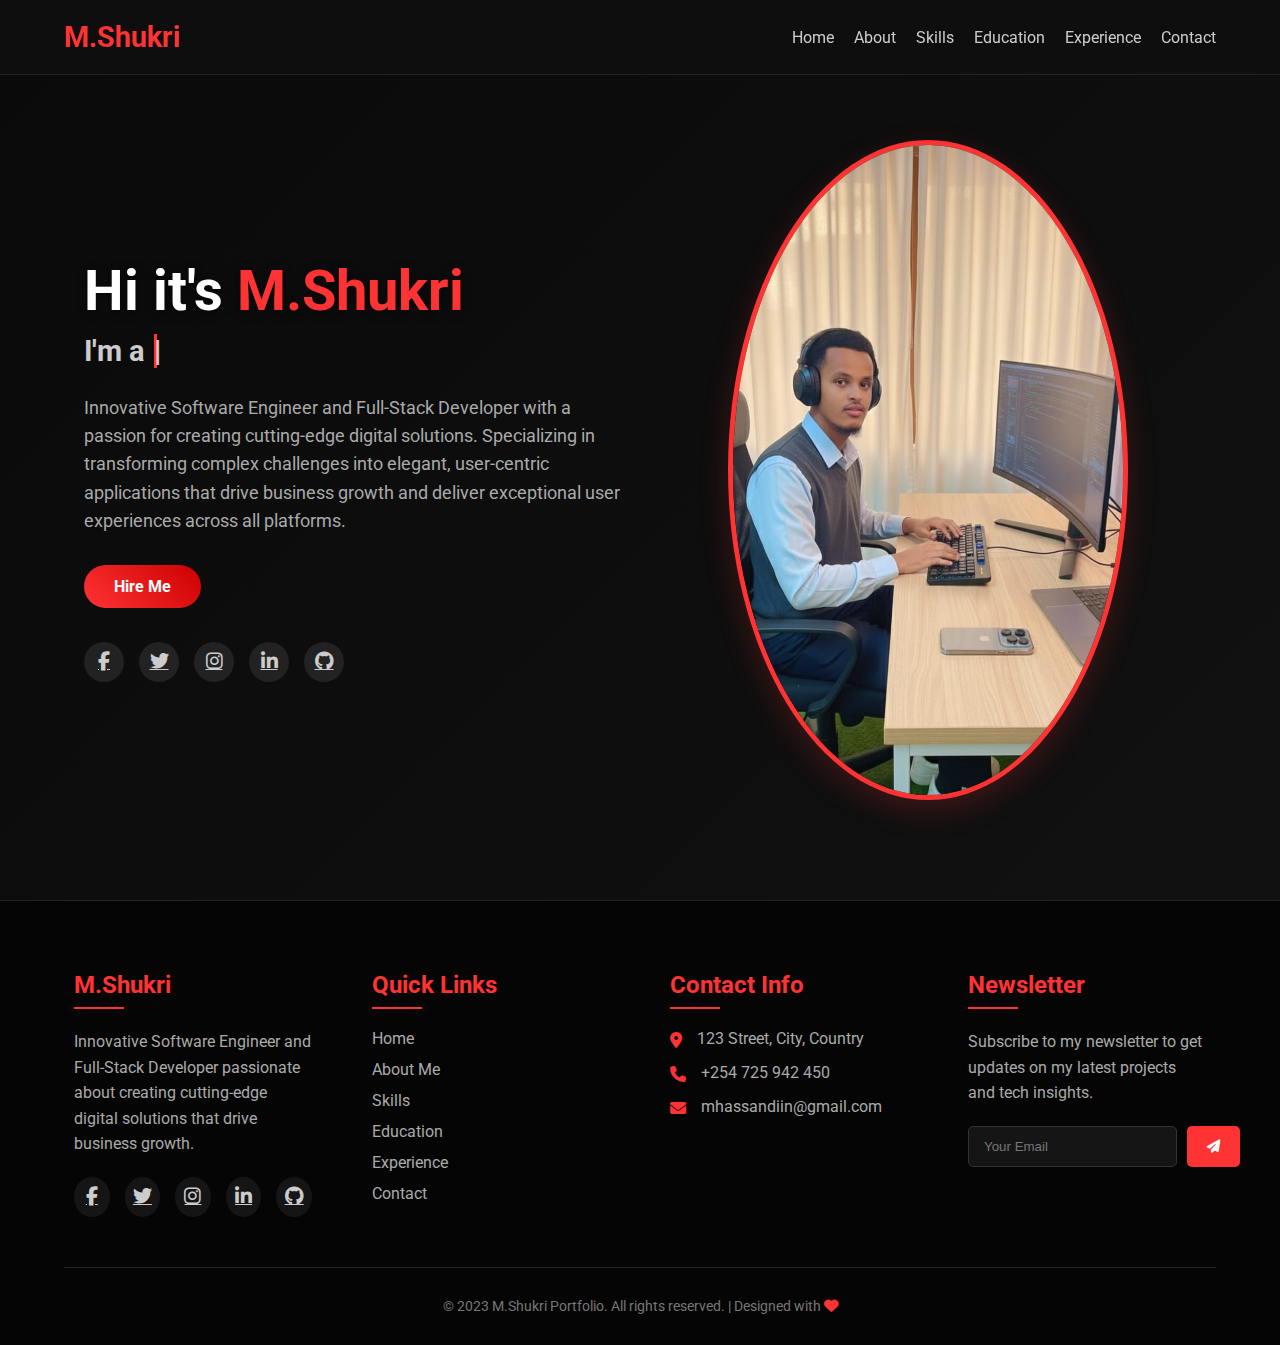
<file: index.html>
<!DOCTYPE html>
<html lang="en">
<head>
    <meta charset="UTF-8">
    <meta name="viewport" content="width=device-width, initial-scale=1.0">
    <link rel="stylesheet" href="https://cdnjs.cloudflare.com/ajax/libs/font-awesome/6.4.0/css/all.min.css">
    <link rel="preconnect" href="https://fonts.googleapis.com">
    <link rel="preconnect" href="https://fonts.gstatic.com" crossorigin>
    <link href="https://fonts.googleapis.com/css2?family=Roboto:wght@400;700&display=swap" rel="stylesheet">
    <title>Portfolio Web</title>
    <style>
        /* Complete Dark Theme - All White Changed to Dark */
        * {
            margin: 0;
            padding: 0;
            box-sizing: border-box;
        }
        
        body {
            font-family: 'Roboto', sans-serif;
            overflow-x: hidden;
            min-height: 100vh;
            display: flex;
            flex-direction: column;
            background-color: #0a0a0a;
            color: #e0e0e0;
        }
        
        /* Header with Dark Theme */
        header {
            display: flex;
            justify-content: space-between;
            align-items: center;
            padding: 20px 5%;
            position: fixed;
            top: 0;
            left: 0;
            width: 100%;
            z-index: 1000;
            background: rgba(15, 15, 15, 0.95);
            backdrop-filter: blur(10px);
            border-bottom: 1px solid #222;
        }
        
        .logo {
            font-size: 1.8rem;
            font-weight: bold;
            color: #ff3333;
            text-decoration: none;
        }
        
        nav {
            display: flex;
            gap: 20px;
        }
        
        nav a {
            color: #cccccc;
            text-decoration: none;
            font-size: 1rem;
            transition: color 0.3s, transform 0.3s;
            padding: 5px 0;
            position: relative;
        }
        
        nav a.active,
        nav a:hover {
            color: #ff3333;
            transform: translateY(-2px);
        }
        
        nav a::after {
            content: '';
            position: absolute;
            bottom: 0;
            left: 0;
            width: 0;
            height: 2px;
            background: #ff3333;
            transition: width 0.3s ease;
        }
        
        nav a:hover::after,
        nav a.active::after {
            width: 100%;
        }
        
        /* Mobile Menu Button */
        .mobile-menu-btn {
            display: none;
            background: none;
            border: none;
            color: #cccccc;
            font-size: 1.5rem;
            cursor: pointer;
            transition: color 0.3s;
        }
        
        .mobile-menu-btn:hover {
            color: #ff3333;
        }
        
        /* Home Section with Dark Theme */
        .home {
            display: flex;
            align-items: center;
            justify-content: space-between;
            min-height: 100vh;
            padding: 100px 5% 60px;
            flex-wrap: wrap;
            flex-direction: row-reverse;
            background: linear-gradient(135deg, #0a0a0a 0%, #111111 100%);
        }
        
        .home-img {
            flex: 1;
            min-width: 300px;
            display: flex;
            justify-content: center;
            align-items: center;
            padding: 20px;
            order: 1;
        }
        
        .home-img img {
            width: 100%;
            max-width: 400px;
            height: auto;
            border-radius: 50%;
            border: 5px solid #ff3333;
            object-fit: cover;
            box-shadow: 0 10px 30px rgba(255, 51, 51, 0.2);
            transition: transform 0.5s ease, box-shadow 0.5s ease;
        }
        
        .home-img img:hover {
            transform: scale(1.03);
            box-shadow: 0 15px 40px rgba(255, 51, 51, 0.3);
        }
        
        .home-content {
            flex: 1;
            min-width: 300px;
            padding: 20px;
            order: 2;
        }
        
        .home-content h1 {
            font-size: 3.5rem;
            margin-bottom: 10px;
            color: #ffffff;
            text-shadow: 0 2px 10px rgba(0, 0, 0, 0.5);
        }
        
        .home-content h1 span {
            color: #ff3333;
        }
        
        .home-content h3 {
            font-size: 1.8rem;
            margin-bottom: 20px;
            min-height: 2.5rem;
            color: #cccccc;
        }
        
        .typed-text {
            color: #ff3333;
            font-weight: bold;
        }
        
        .cursor {
            display: inline-block;
            width: 3px;
            background-color: #ff3333;
            margin-left: 2px;
            animation: blink 1s infinite;
        }
        
        @keyframes blink {
            0%, 100% { opacity: 1; }
            50% { opacity: 0; }
        }
        
        .home-content p {
            font-size: 1.1rem;
            line-height: 1.6;
            margin-bottom: 30px;
            max-width: 600px;
            color: #aaaaaa;
        }
        
        .btn {
            display: inline-block;
            background: linear-gradient(45deg, #ff3333, #cc0000);
            color: #ffffff;
            padding: 12px 30px;
            border-radius: 30px;
            text-decoration: none;
            font-weight: bold;
            transition: transform 0.3s, box-shadow 0.3s;
            border: none;
            cursor: pointer;
            position: relative;
            overflow: hidden;
            z-index: 1;
        }
        
        .btn::before {
            content: '';
            position: absolute;
            top: 0;
            left: -100%;
            width: 100%;
            height: 100%;
            background: linear-gradient(45deg, #cc0000, #ff3333);
            transition: left 0.5s ease;
            z-index: -1;
        }
        
        .btn:hover::before {
            left: 0;
        }
        
        .btn:hover {
            transform: translateY(-3px);
            box-shadow: 0 5px 15px rgba(255, 51, 51, 0.4);
        }
        
        .social-icons {
            display: flex;
            gap: 15px;
            margin-top: 30px;
        }
        
        .social-icons a {
            display: inline-flex;
            justify-content: center;
            align-items: center;
            width: 40px;
            height: 40px;
            background: #222222;
            border-radius: 50%;
            color: #cccccc;
            font-size: 1.2rem;
            transition: background 0.3s, transform 0.3s, color 0.3s;
        }
        
        .social-icons a:hover {
            background: #ff3333;
            color: #ffffff;
            transform: translateY(-3px);
            box-shadow: 0 5px 15px rgba(255, 51, 51, 0.3);
        }
        
        /* Beautiful Footer with Dark Theme */
        footer {
            background: #050505;
            color: #e0e0e0;
            padding: 60px 5% 30px;
            margin-top: auto;
            border-top: 1px solid #222;
        }
        
        .footer-container {
            display: grid;
            grid-template-columns: repeat(auto-fit, minmax(250px, 1fr));
            gap: 40px;
            max-width: 1200px;
            margin: 0 auto;
        }
        
        .footer-section {
            padding: 10px;
        }
        
        .footer-section h3 {
            color: #ff3333;
            font-size: 1.5rem;
            margin-bottom: 20px;
            position: relative;
            padding-bottom: 10px;
        }
        
        .footer-section h3::after {
            content: '';
            position: absolute;
            left: 0;
            bottom: 0;
            width: 50px;
            height: 2px;
            background: #ff3333;
        }
        
        .footer-section p {
            color: #aaaaaa;
            line-height: 1.6;
            margin-bottom: 20px;
        }
        
        .footer-links {
            list-style: none;
        }
        
        .footer-links li {
            margin-bottom: 12px;
        }
        
        .footer-links a {
            color: #aaaaaa;
            text-decoration: none;
            transition: color 0.3s, padding-left 0.3s;
            display: block;
        }
        
        .footer-links a:hover {
            color: #ff3333;
            padding-left: 10px;
        }
        
        .footer-social {
            display: flex;
            gap: 15px;
            margin-top: 20px;
        }
        
        .footer-social a {
            display: inline-flex;
            justify-content: center;
            align-items: center;
            width: 40px;
            height: 40px;
            background: #151515;
            border-radius: 50%;
            color: #cccccc;
            font-size: 1.2rem;
            transition: all 0.3s;
        }
        
        .footer-social a:hover {
            background: #ff3333;
            color: #ffffff;
            transform: translateY(-5px);
            box-shadow: 0 5px 15px rgba(255, 51, 51, 0.3);
        }
        
        .footer-contact li {
            display: flex;
            align-items: flex-start;
            gap: 15px;
            margin-bottom: 15px;
            color: #aaaaaa;
        }
        
        .footer-contact i {
            color: #ff3333;
            margin-top: 3px;
        }
        
        .newsletter-form {
            display: flex;
            gap: 10px;
            margin-top: 20px;
        }
        
        .newsletter-form input {
            flex: 1;
            padding: 12px 15px;
            border: 1px solid #333;
            border-radius: 5px;
            background: #151515;
            color: #cccccc;
            outline: none;
            transition: border-color 0.3s;
        }
        
        .newsletter-form input:focus {
            border-color: #ff3333;
        }
        
        .newsletter-form button {
            background: #ff3333;
            color: #ffffff;
            border: none;
            padding: 0 20px;
            border-radius: 5px;
            cursor: pointer;
            transition: background 0.3s, transform 0.3s;
        }
        
        .newsletter-form button:hover {
            background: #cc0000;
            transform: translateY(-2px);
        }
        
        .footer-bottom {
            text-align: center;
            padding-top: 30px;
            margin-top: 40px;
            border-top: 1px solid #222;
            color: #777777;
            font-size: 0.9rem;
        }
        
        /* Back to Top Button */
        .back-to-top {
            position: fixed;
            bottom: 30px;
            right: 30px;
            width: 50px;
            height: 50px;
            background: #ff3333;
            color: #ffffff;
            border-radius: 50%;
            display: flex;
            align-items: center;
            justify-content: center;
            font-size: 1.5rem;
            cursor: pointer;
            opacity: 0;
            visibility: hidden;
            transition: all 0.3s;
            z-index: 1000;
            border: none;
            box-shadow: 0 5px 15px rgba(255, 51, 51, 0.3);
        }
        
        .back-to-top.show {
            opacity: 1;
            visibility: visible;
        }
        
        .back-to-top:hover {
            transform: translateY(-5px) scale(1.1);
            box-shadow: 0 8px 20px rgba(255, 51, 51, 0.4);
        }
        
        /* Responsive Media Queries */
        @media screen and (max-width: 1024px) {
            .home-content h1 {
                font-size: 3rem;
            }
            
            .home-content h3 {
                font-size: 1.6rem;
            }
            
            .footer-container {
                grid-template-columns: repeat(2, 1fr);
            }
        }
        
        @media screen and (max-width: 768px) {
            header {
                padding: 15px 5%;
            }
            
            .mobile-menu-btn {
                display: block;
            }
            
            nav {
                position: fixed;
                top: 70px;
                left: 0;
                width: 100%;
                background: rgba(15, 15, 15, 0.98);
                flex-direction: column;
                align-items: center;
                padding: 20px 0;
                gap: 15px;
                transform: translateY(-100%);
                opacity: 0;
                visibility: hidden;
                transition: all 0.3s ease;
                backdrop-filter: blur(10px);
                border-bottom: 1px solid #222;
            }
            
            nav.active {
                transform: translateY(0);
                opacity: 1;
                visibility: visible;
            }
            
            .home {
                flex-direction: column;
                text-align: center;
                padding: 120px 5% 40px;
                flex-direction: column;
            }
            
            .home-img {
                order: 1;
                margin-bottom: 30px;
            }
            
            .home-content {
                order: 2;
            }
            
            .home-img img {
                max-width: 300px;
            }
            
            .home-content h1 {
                font-size: 2.5rem;
            }
            
            .home-content h3 {
                font-size: 1.4rem;
            }
            
            .home-content p {
                font-size: 1rem;
            }
            
            .footer-container {
                grid-template-columns: 1fr;
                text-align: center;
            }
            
            .footer-section h3::after {
                left: 50%;
                transform: translateX(-50%);
            }
            
            .newsletter-form {
                flex-direction: column;
            }
            
            .back-to-top {
                bottom: 20px;
                right: 20px;
                width: 45px;
                height: 45px;
                font-size: 1.3rem;
            }
        }
        
        @media screen and (max-width: 480px) {
            .logo {
                font-size: 1.5rem;
            }
            
            .home-content h1 {
                font-size: 2.2rem;
            }
            
            .home-content h3 {
                font-size: 1.2rem;
            }
            
            .btn {
                padding: 10px 25px;
                font-size: 0.9rem;
            }
            
            .social-icons a {
                width: 35px;
                height: 35px;
                font-size: 1rem;
            }
            
            .home-img img {
                max-width: 250px;
            }
            
            .footer-section {
                padding: 0;
            }
            
            .footer-social {
                justify-content: center;
            }
            
            .back-to-top {
                bottom: 15px;
                right: 15px;
                width: 40px;
                height: 40px;
                font-size: 1.2rem;
            }
        }
        
        @media screen and (max-width: 360px) {
            .home-content h1 {
                font-size: 2rem;
            }
            
            .home-content h3 {
                font-size: 1.1rem;
            }
            
            .home-content p {
                font-size: 0.9rem;
            }
            
            .home-img img {
                max-width: 200px;
            }
            
            .footer-social a {
                width: 35px;
                height: 35px;
                font-size: 1rem;
            }
        }
        
        /* Scrollbar Styling */
        ::-webkit-scrollbar {
            width: 10px;
        }
        
        ::-webkit-scrollbar-track {
            background: #111111;
        }
        
        ::-webkit-scrollbar-thumb {
            background: #ff3333;
            border-radius: 5px;
        }
        
        ::-webkit-scrollbar-thumb:hover {
            background: #cc0000;
        }
    </style>
</head>
<body>

    <header>
        <a href="#" class="logo">M.Shukri</a>
        
        <button class="mobile-menu-btn" id="mobileMenuBtn">
            <i class="fas fa-bars"></i>
        </button>
        
        <nav id="mainNav">
            <a href="home.html" class="active">Home</a>
            <a href="About.html">About</a>
            <a href="skills.html">Skills</a>
            <a href="education.html">Education</a>
            <a href="experience.html">Experience</a>
            <a href="contact.html">Contact</a>
        </nav>
    </header>

    <section class="home">
        
        <div class="home-img">
            <img src="img/wadani.jpg" alt="M.Shukri" onerror="this.src='https://images.unsplash.com/photo-1507003211169-0a1dd7228f2d?ixlib=rb-4.0.3&ixid=M3wxMjA3fDB8MHxwaG90by1wYWdlfHx8fGVufDB8fHx8fA%3D%3D&auto=format&fit=crop&w=774&q=80'">
        </div>

        <div class="home-content">
            <h1>Hi it's <span>M.Shukri</span></h1>
            <h3 class="typing-container">I'm a <span class="typed-text"></span><span class="cursor">|</span></h3>

            <p>Innovative Software Engineer and Full-Stack Developer with a passion for creating cutting-edge digital solutions. Specializing in transforming complex challenges into elegant, user-centric applications that drive business growth and deliver exceptional user experiences across all platforms.</p>

            <a href="#" class="btn">Hire Me</a>

            <div class="social-icons">
                <a href="#"><i class="fab fa-facebook-f"></i></a>
                <a href="#"><i class="fab fa-twitter"></i></a>
                <a href="#"><i class="fab fa-instagram"></i></a>
                <a href="#"><i class="fab fa-linkedin-in"></i></a>
                <a href="#"><i class="fab fa-github"></i></a>
            </div>
        </div>

    </section>

    <!-- Beautiful Footer -->
    <footer>
        <div class="footer-container">
            <div class="footer-section">
                <h3>M.Shukri</h3>
                <p>Innovative Software Engineer and Full-Stack Developer passionate about creating cutting-edge digital solutions that drive business growth.</p>
                <div class="footer-social">
                    <a href="#"><i class="fab fa-facebook-f"></i></a>
                    <a href="#"><i class="fab fa-twitter"></i></a>
                    <a href="#"><i class="fab fa-instagram"></i></a>
                    <a href="#"><i class="fab fa-linkedin-in"></i></a>
                    <a href="#"><i class="fab fa-github"></i></a>
                </div>
            </div>
            
            <div class="footer-section">
                <h3>Quick Links</h3>
                <ul class="footer-links">
                    <li><a href="home.html">Home</a></li>
                    <li><a href="About.html">About Me</a></li>
                    <li><a href="skills.html">Skills</a></li>
                    <li><a href="education.html">Education</a></li>
                    <li><a href="experience.html">Experience</a></li>
                    <li><a href="contact.html">Contact</a></li>
                </ul>
            </div>
            
            <div class="footer-section">
                <h3>Contact Info</h3>
                <ul class="footer-contact">
                    <li>
                        <i class="fas fa-map-marker-alt"></i>
                        <span>123 Street, City, Country</span>
                    </li>
                    <li>
                        <i class="fas fa-phone"></i>
                        <span>+254 725 942 450</span>
                    </li>
                    <li>
                        <i class="fas fa-envelope"></i>
                        <span>mhassandiin@gmail.com</span>
                    </li>
                </ul>
            </div>
            
            <div class="footer-section">
                <h3>Newsletter</h3>
                <p>Subscribe to my newsletter to get updates on my latest projects and tech insights.</p>
                <form class="newsletter-form">
                    <input type="email" placeholder="Your Email" required>
                    <button type="submit"><i class="fas fa-paper-plane"></i></button>
                </form>
            </div>
        </div>
        
        <div class="footer-bottom">
            <p>&copy; 2023 M.Shukri Portfolio. All rights reserved. | Designed with <i class="fas fa-heart" style="color: #ff3333;"></i></p>
        </div>
    </footer>

    <!-- Back to Top Button -->
    <button class="back-to-top" id="backToTop">
        <i class="fas fa-arrow-up"></i>
    </button>

    <script>
        document.addEventListener('DOMContentLoaded', function() {
            const typedTextElement = document.querySelector('.typed-text');
            const cursorElement = document.querySelector('.cursor');
            
            const professions = [
                'Software Engineer',
                'Full-Stack Developer', 
                'Web Designer',
                'Problem Solver',
                'Tech Innovator'
            ];
            
            let professionIndex = 0;
            let charIndex = 0;
            let isDeleting = false;
            let typingSpeed = 100;
            
            function type() {
                const currentProfession = professions[professionIndex];
                
                if (isDeleting) {
                    // Delete text
                    typedTextElement.textContent = currentProfession.substring(0, charIndex - 1);
                    charIndex--;
                    typingSpeed = 50;
                } else {
                    // Type text
                    typedTextElement.textContent = currentProfession.substring(0, charIndex + 1);
                    charIndex++;
                    typingSpeed = 100;
                }
                
                // Check if we've finished typing the current profession
                if (!isDeleting && charIndex === currentProfession.length) {
                    // Pause at the end before deleting
                    typingSpeed = 2000;
                    isDeleting = true;
                } else if (isDeleting && charIndex === 0) {
                    // Move to next profession after deleting
                    isDeleting = false;
                    professionIndex = (professionIndex + 1) % professions.length;
                    // Pause before starting next word
                    typingSpeed = 500;
                }
                
                setTimeout(type, typingSpeed);
            }
            
            // Start the typing animation after a short delay
            setTimeout(type, 1000);
            
            // Mobile Menu Toggle
            const mobileMenuBtn = document.getElementById('mobileMenuBtn');
            const mainNav = document.getElementById('mainNav');
            
            mobileMenuBtn.addEventListener('click', function() {
                mainNav.classList.toggle('active');
                const icon = mobileMenuBtn.querySelector('i');
                if (mainNav.classList.contains('active')) {
                    icon.classList.remove('fa-bars');
                    icon.classList.add('fa-times');
                } else {
                    icon.classList.remove('fa-times');
                    icon.classList.add('fa-bars');
                }
            });
            
            // Close mobile menu when clicking on a link
            const navLinks = document.querySelectorAll('#mainNav a');
            navLinks.forEach(link => {
                link.addEventListener('click', function() {
                    mainNav.classList.remove('active');
                    const icon = mobileMenuBtn.querySelector('i');
                    icon.classList.remove('fa-times');
                    icon.classList.add('fa-bars');
                });
            });
            
            // Close mobile menu when clicking outside
            document.addEventListener('click', function(event) {
                const isClickInsideNav = mainNav.contains(event.target);
                const isClickOnMenuBtn = mobileMenuBtn.contains(event.target);
                
                if (!isClickInsideNav && !isClickOnMenuBtn && mainNav.classList.contains('active')) {
                    mainNav.classList.remove('active');
                    const icon = mobileMenuBtn.querySelector('i');
                    icon.classList.remove('fa-times');
                    icon.classList.add('fa-bars');
                }
            });
            
            // Fix for image loading error
            const profileImage = document.querySelector('.home-img img');
            profileImage.onerror = function() {
                this.src = 'https://images.unsplash.com/photo-1507003211169-0a1dd7228f2d?ixlib=rb-4.0.3&ixid=M3wxMjA3fDB8MHxwaG90by1wYWdlfHx8fGVufDB8fHx8fA%3D%3D&auto=format&fit=crop&w=774&q=80';
            };
            
            // Smooth scrolling for anchor links
            document.querySelectorAll('a[href^="#"]').forEach(anchor => {
                anchor.addEventListener('click', function(e) {
                    e.preventDefault();
                    
                    const targetId = this.getAttribute('href');
                    if (targetId === '#') return;
                    
                    const targetElement = document.querySelector(targetId);
                    if (targetElement) {
                        window.scrollTo({
                            top: targetElement.offsetTop - 80,
                            behavior: 'smooth'
                        });
                    }
                });
            });
            
            // Back to Top Button
            const backToTopBtn = document.getElementById('backToTop');
            
            window.addEventListener('scroll', function() {
                if (window.pageYOffset > 300) {
                    backToTopBtn.classList.add('show');
                } else {
                    backToTopBtn.classList.remove('show');
                }
            });
            
            backToTopBtn.addEventListener('click', function() {
                window.scrollTo({
                    top: 0,
                    behavior: 'smooth'
                });
            });
            
            // Newsletter form submission
            const newsletterForm = document.querySelector('.newsletter-form');
            if (newsletterForm) {
                newsletterForm.addEventListener('submit', function(e) {
                    e.preventDefault();
                    const emailInput = this.querySelector('input[type="email"]');
                    if (emailInput.value) {
                        alert('Thank you for subscribing to our newsletter!');
                        emailInput.value = '';
                    }
                });
            }
            
            // Initialize page with proper footer positioning
            function adjustFooter() {
                const body = document.body;
                const html = document.documentElement;
                const height = Math.max(
                    body.scrollHeight,
                    body.offsetHeight,
                    html.clientHeight,
                    html.scrollHeight,
                    html.offsetHeight
                );
                
                if (height < window.innerHeight) {
                    document.body.style.minHeight = '100vh';
                }
            }
            
            // Adjust footer on load and resize
            window.addEventListener('load', adjustFooter);
            window.addEventListener('resize', adjustFooter);
            
            // Add active class to current page link
            function setActiveLink() {
                const currentPage = window.location.pathname.split('/').pop() || 'home.html';
                const links = document.querySelectorAll('#mainNav a');
                
                links.forEach(link => {
                    const href = link.getAttribute('href');
                    if (href === currentPage || (currentPage === '' && href === 'home.html')) {
                        link.classList.add('active');
                    } else {
                        link.classList.remove('active');
                    }
                });
            }
            
            setActiveLink();
        });
    </script>
</body>
</html>
</file>
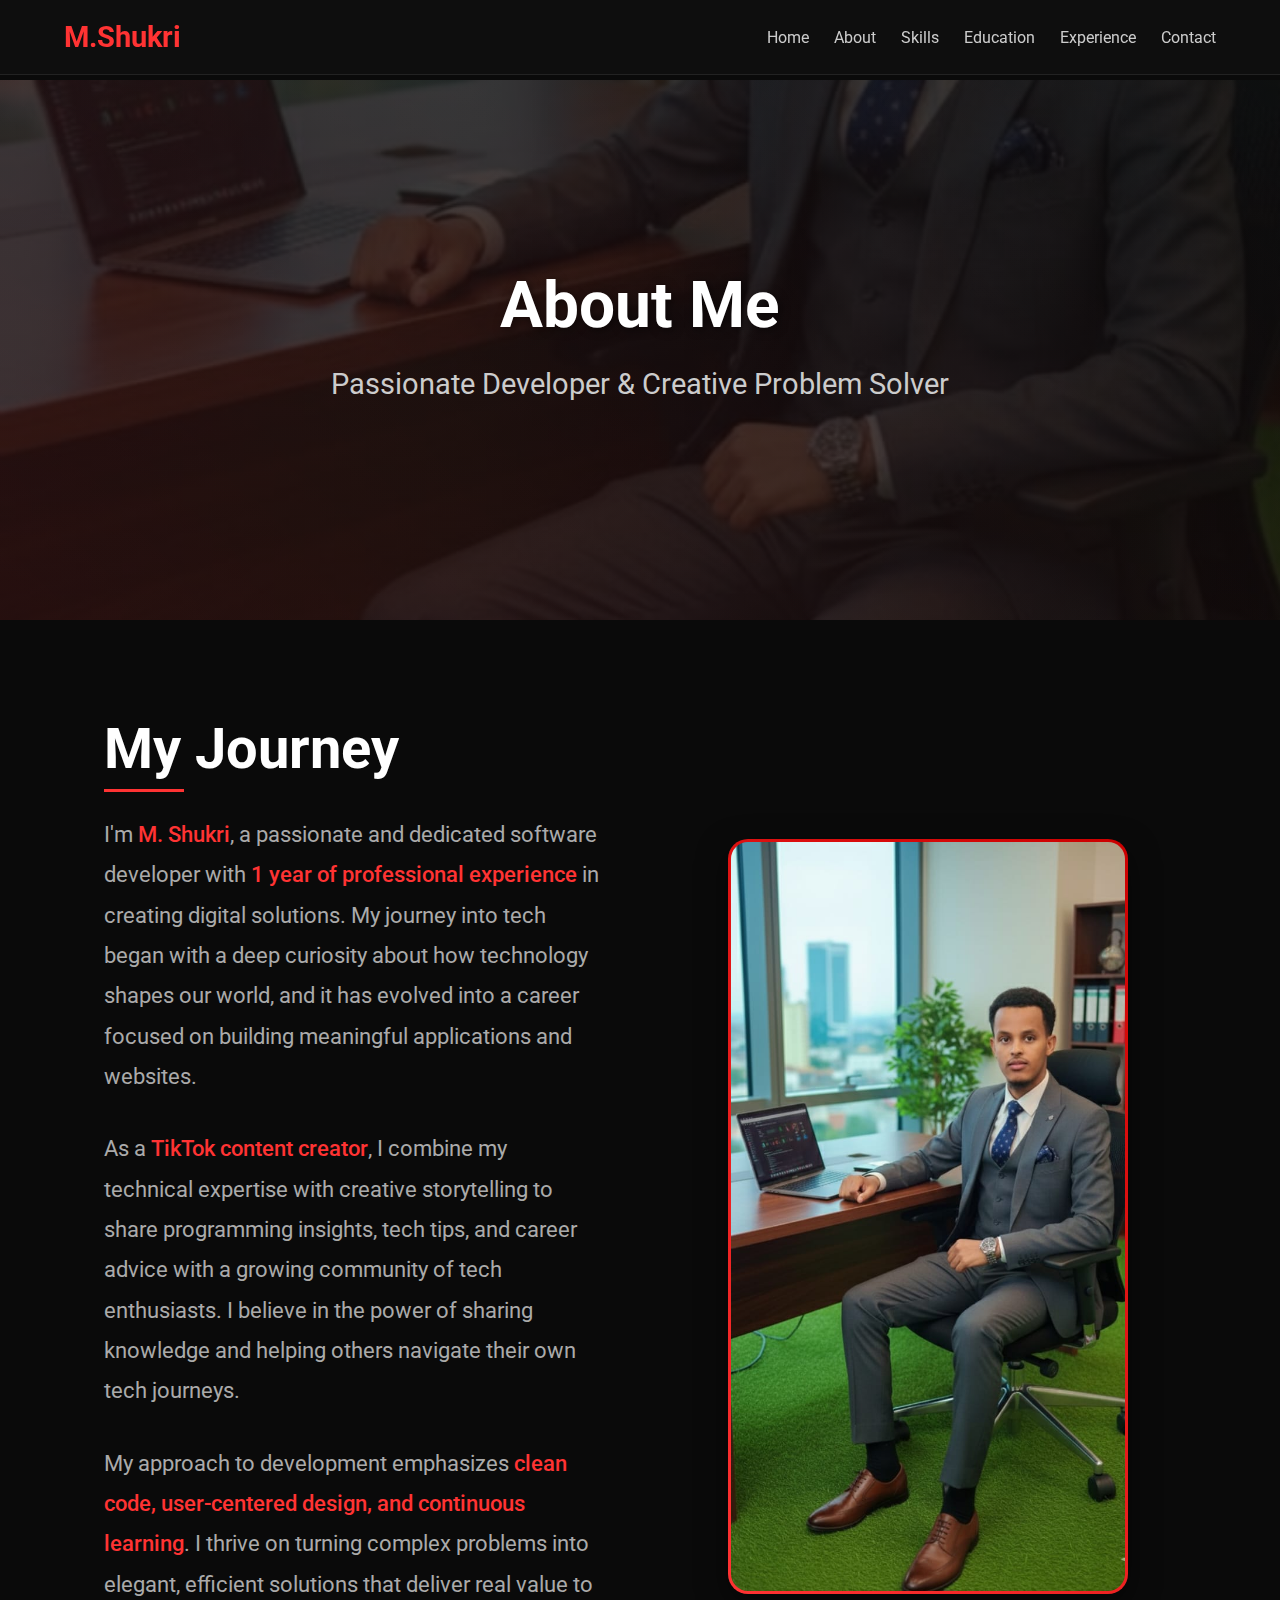
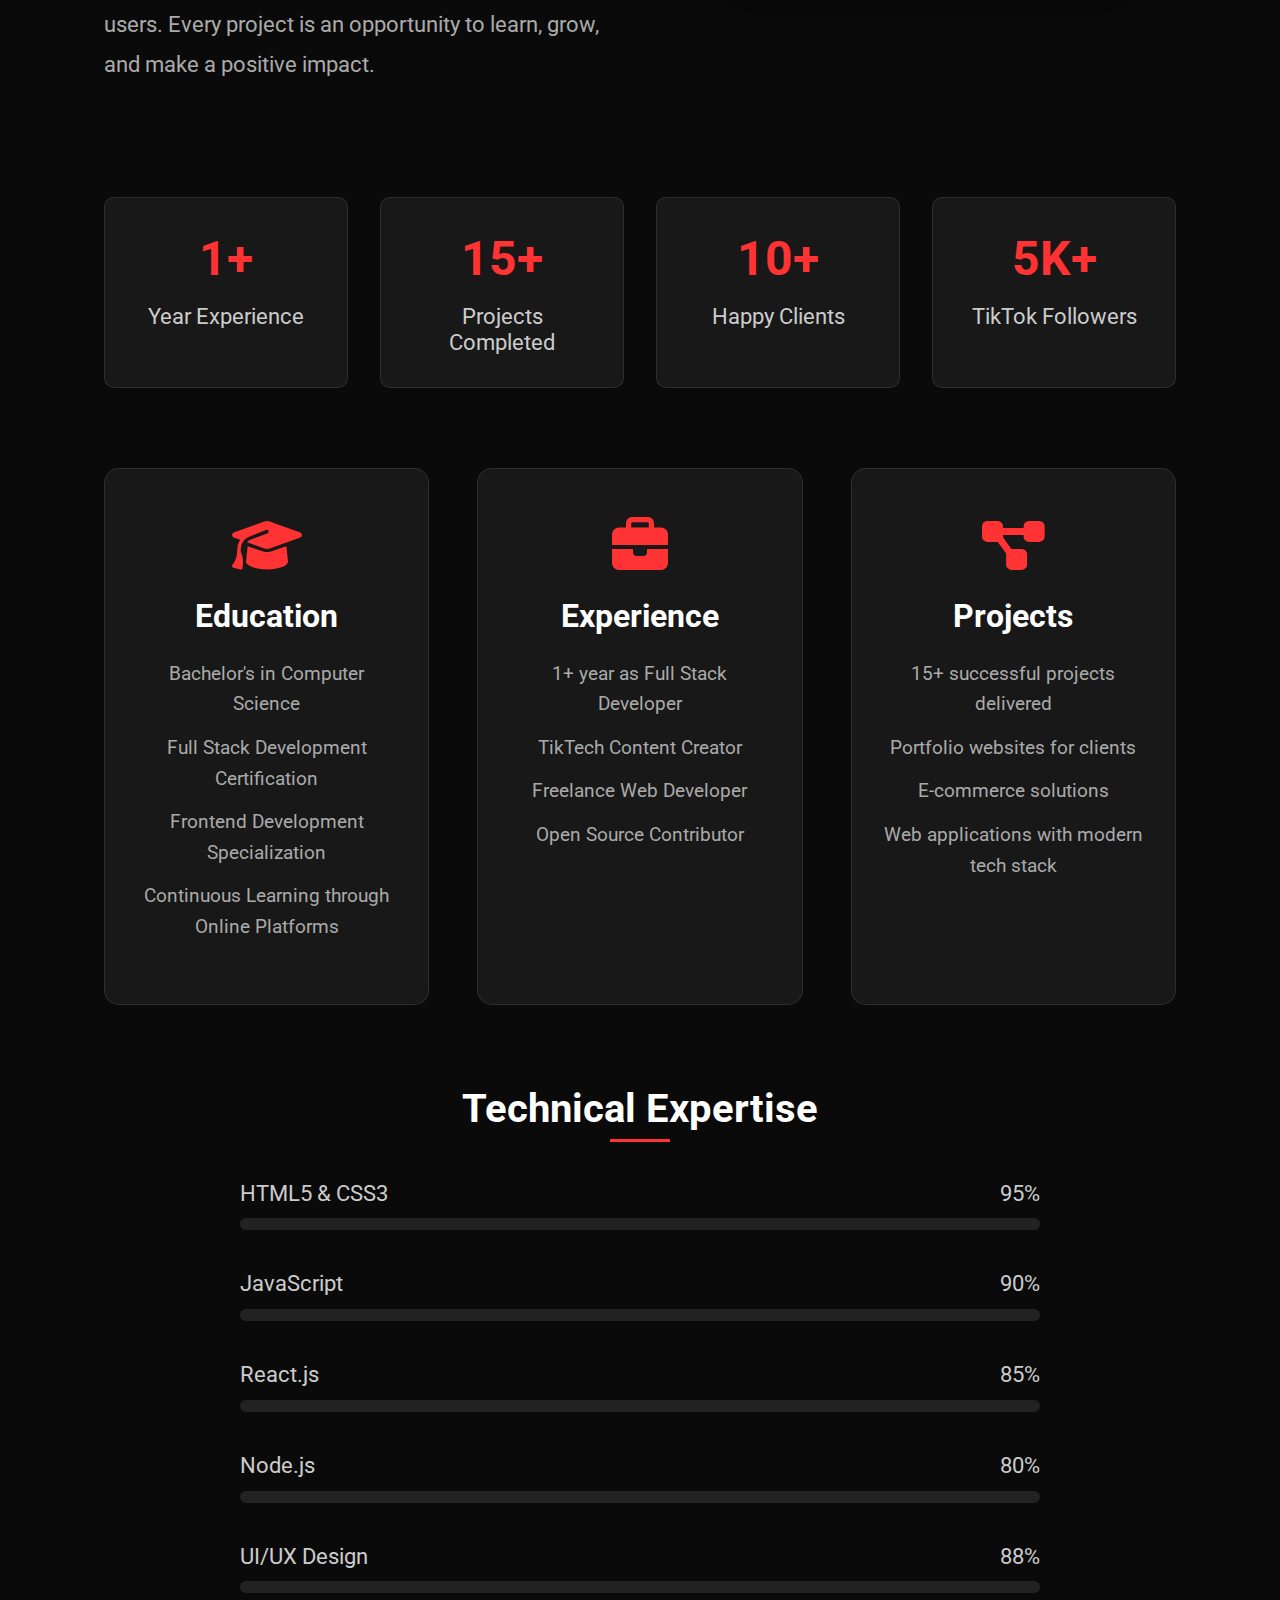
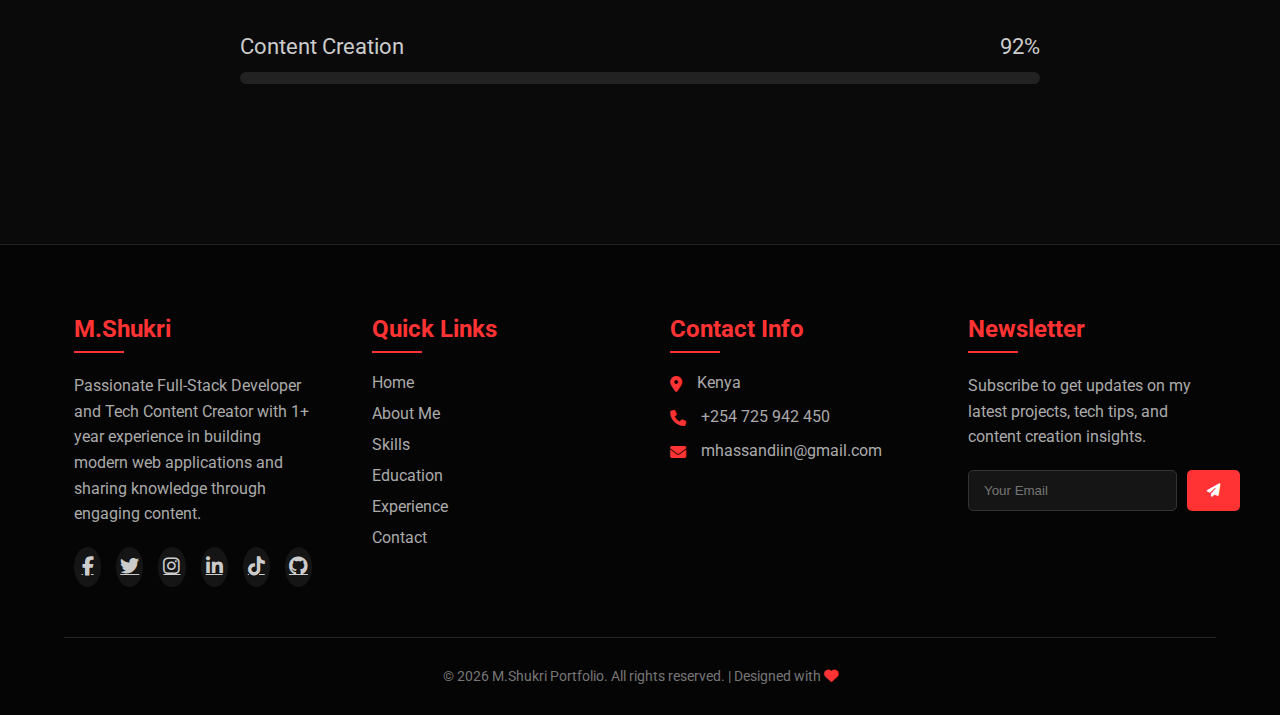
<file: About.html>
<!DOCTYPE html>
<html lang="en">
<head>
    <meta charset="UTF-8">
    <meta name="viewport" content="width=device-width, initial-scale=1.0">
    <title>About Me - M.Shukri Portfolio</title>
    <link rel="stylesheet" href="https://cdnjs.cloudflare.com/ajax/libs/font-awesome/6.4.0/css/all.min.css">
    <link href="https://fonts.googleapis.com/css2?family=Roboto:wght@300;400;500;700&display=swap" rel="stylesheet">
    <style>
        /* Complete Dark Theme with Personal Information */
        * {
            margin: 0;
            padding: 0;
            box-sizing: border-box;
        }
        
        body {
            font-family: 'Roboto', sans-serif;
            background: #0a0a0a;
            color: #e0e0e0;
            overflow-x: hidden;
            min-height: 100vh;
            display: flex;
            flex-direction: column;
        }
        
        /* Header with Dark Theme */
        header {
            display: flex;
            justify-content: space-between;
            align-items: center;
            padding: 20px 5%;
            position: fixed;
            top: 0;
            left: 0;
            width: 100%;
            z-index: 1000;
            background: rgba(15, 15, 15, 0.95);
            backdrop-filter: blur(10px);
            border-bottom: 1px solid #222;
            transition: all 0.3s ease;
        }
        
        header.scrolled {
            padding: 15px 5%;
            background: rgba(10, 10, 10, 0.98);
        }
        
        .logo {
            font-size: 1.8rem;
            font-weight: bold;
            color: #ff3333;
            text-decoration: none;
            transition: transform 0.3s;
        }
        
        .logo:hover {
            transform: scale(1.05);
        }
        
        .menu-toggle {
            display: none;
            background: none;
            border: none;
            color: #cccccc;
            font-size: 1.5rem;
            cursor: pointer;
            transition: color 0.3s;
        }
        
        .menu-toggle:hover {
            color: #ff3333;
        }
        
        nav {
            display: flex;
            gap: 25px;
        }
        
        nav a {
            color: #cccccc;
            text-decoration: none;
            font-size: 1rem;
            transition: all 0.3s;
            padding: 5px 0;
            position: relative;
        }
        
        nav a.active,
        nav a:hover {
            color: #ff3333;
            transform: translateY(-2px);
        }
        
        nav a::after {
            content: '';
            position: absolute;
            bottom: 0;
            left: 0;
            width: 0;
            height: 2px;
            background: #ff3333;
            transition: width 0.3s ease;
        }
        
        nav a:hover::after,
        nav a.active::after {
            width: 100%;
        }
        
        /* Hero Section */
        .about-hero {
            height: 60vh;
            background: linear-gradient(rgba(10, 10, 10, 0.8), rgba(10, 10, 10, 0.8)), url('img/shukri.jpg') center/cover no-repeat;
            display: flex;
            align-items: center;
            justify-content: center;
            text-align: center;
            margin-top: 80px;
            position: relative;
            overflow: hidden;
        }
        
        .about-hero::before {
            content: '';
            position: absolute;
            top: 0;
            left: 0;
            width: 100%;
            height: 100%;
            background: linear-gradient(45deg, rgba(255, 51, 51, 0.1), transparent);
            z-index: 1;
        }
        
        .hero-content {
            position: relative;
            z-index: 2;
            max-width: 800px;
            padding: 0 2rem;
        }
        
        .hero-content h1 {
            font-size: 4rem;
            margin-bottom: 1.5rem;
            color: #ffffff;
            text-shadow: 2px 2px 10px rgba(0, 0, 0, 0.5);
        }
        
        .hero-content p {
            font-size: 1.8rem;
            color: #cccccc;
            margin-bottom: 2rem;
        }
        
        /* About Content */
        .about-content {
            padding: 6rem 5% 5rem;
            max-width: 1200px;
            margin: 0 auto;
            flex: 1;
        }
        
        .about-grid {
            display: grid;
            grid-template-columns: 1fr 1fr;
            gap: 5rem;
            align-items: center;
            margin-bottom: 5rem;
        }
        
        .about-text h2 {
            font-size: 3.5rem;
            margin-bottom: 2rem;
            position: relative;
            display: inline-block;
            color: #ffffff;
        }
        
        .about-text h2::after {
            content: '';
            position: absolute;
            bottom: -10px;
            left: 0;
            width: 80px;
            height: 3px;
            background: #ff3333;
        }
        
        .about-text p {
            font-size: 1.4rem;
            line-height: 1.8;
            margin-bottom: 2rem;
            color: #aaaaaa;
        }
        
        .highlight {
            color: #ff3333;
            font-weight: 500;
        }
        
        .about-image {
            display: flex;
            justify-content: center;
            align-items: center;
        }
        
        .about-image img {
            width: 100%;
            max-width: 400px;
            height: auto;
            border-radius: 20px;
            box-shadow: 0 10px 30px rgba(0, 0, 0, 0.5);
            transition: all 0.3s ease;
            border: 3px solid transparent;
            background: linear-gradient(45deg, #ff3333, #cc0000) border-box;
        }
        
        .about-image img:hover {
            transform: translateY(-10px);
            box-shadow: 0 15px 40px rgba(255, 51, 51, 0.3);
        }
        
        /* Stats Section - Updated for 1 Year */
        .stats {
            display: grid;
            grid-template-columns: repeat(4, 1fr);
            gap: 2rem;
            margin: 5rem 0;
        }
        
        .stat-item {
            text-align: center;
            padding: 2rem;
            background: rgba(30, 30, 30, 0.7);
            border-radius: 10px;
            transition: all 0.3s ease;
            border: 1px solid rgba(255, 255, 255, 0.1);
        }
        
        .stat-item:hover {
            transform: translateY(-5px);
            box-shadow: 0 10px 20px rgba(255, 51, 51, 0.2);
            border-color: rgba(255, 51, 51, 0.3);
        }
        
        .stat-number {
            font-size: 3rem;
            font-weight: 700;
            color: #ff3333;
            margin-bottom: 1rem;
        }
        
        .stat-text {
            font-size: 1.4rem;
            color: #cccccc;
        }
        
        /* Info Cards - Updated with Real Information */
        .about-info {
            display: grid;
            grid-template-columns: repeat(auto-fit, minmax(300px, 1fr));
            gap: 3rem;
            margin: 5rem 0;
        }
        
        .info-card {
            background: rgba(30, 30, 30, 0.7);
            border-radius: 15px;
            padding: 3rem 2rem;
            text-align: center;
            transition: all 0.3s ease;
            border: 1px solid rgba(255, 255, 255, 0.1);
        }
        
        .info-card:hover {
            transform: translateY(-10px);
            box-shadow: 0 15px 30px rgba(255, 51, 51, 0.2);
            border-color: rgba(255, 51, 51, 0.3);
        }
        
        .info-card i {
            font-size: 3.5rem;
            color: #ff3333;
            margin-bottom: 1.5rem;
        }
        
        .info-card h3 {
            font-size: 2rem;
            margin-bottom: 1.5rem;
            color: #ffffff;
        }
        
        .info-card p {
            font-size: 1.2rem;
            color: #aaaaaa;
            margin-bottom: 0.8rem;
            line-height: 1.6;
        }
        
        /* Skills Section - Updated with Your Skills */
        .skills-container {
            width: 100%;
            max-width: 800px;
            margin: 5rem auto;
        }
        
        .skills-container h3 {
            font-size: 2.5rem;
            margin-bottom: 3rem;
            text-align: center;
            color: #ffffff;
            position: relative;
            display: inline-block;
            left: 50%;
            transform: translateX(-50%);
        }
        
        .skills-container h3::after {
            content: '';
            position: absolute;
            bottom: -10px;
            left: 50%;
            transform: translateX(-50%);
            width: 60px;
            height: 3px;
            background: #ff3333;
        }
        
        .skill {
            margin-bottom: 2.5rem;
        }
        
        .skill-info {
            display: flex;
            justify-content: space-between;
            margin-bottom: 0.8rem;
        }
        
        .skill-info span {
            font-size: 1.4rem;
            color: #cccccc;
        }
        
        .skill-bar {
            height: 12px;
            background: rgba(255, 255, 255, 0.1);
            border-radius: 6px;
            overflow: hidden;
            position: relative;
        }
        
        .skill-progress {
            height: 100%;
            background: linear-gradient(90deg, #ff3333, #cc0000);
            border-radius: 6px;
            position: relative;
            width: 0;
            transition: width 1.5s cubic-bezier(0.4, 0, 0.2, 1);
        }
        
        .skill-progress::after {
            content: '';
            position: absolute;
            top: 0;
            left: 0;
            right: 0;
            bottom: 0;
            background: linear-gradient(90deg, transparent, rgba(255, 255, 255, 0.2), transparent);
            animation: shimmer 2s infinite;
        }
        
        @keyframes shimmer {
            0% { transform: translateX(-100%); }
            100% { transform: translateX(100%); }
        }
        
        /* Beautiful Footer */
        footer {
            background: #050505;
            color: #e0e0e0;
            padding: 60px 5% 30px;
            margin-top: auto;
            border-top: 1px solid #222;
        }
        
        .footer-container {
            display: grid;
            grid-template-columns: repeat(auto-fit, minmax(250px, 1fr));
            gap: 40px;
            max-width: 1200px;
            margin: 0 auto;
        }
        
        .footer-section {
            padding: 10px;
        }
        
        .footer-section h3 {
            color: #ff3333;
            font-size: 1.5rem;
            margin-bottom: 20px;
            position: relative;
            padding-bottom: 10px;
        }
        
        .footer-section h3::after {
            content: '';
            position: absolute;
            left: 0;
            bottom: 0;
            width: 50px;
            height: 2px;
            background: #ff3333;
        }
        
        .footer-section p {
            color: #aaaaaa;
            line-height: 1.6;
            margin-bottom: 20px;
        }
        
        .footer-links {
            list-style: none;
        }
        
        .footer-links li {
            margin-bottom: 12px;
        }
        
        .footer-links a {
            color: #aaaaaa;
            text-decoration: none;
            transition: color 0.3s, padding-left 0.3s;
            display: block;
        }
        
        .footer-links a:hover {
            color: #ff3333;
            padding-left: 10px;
        }
        
        .footer-social {
            display: flex;
            gap: 15px;
            margin-top: 20px;
        }
        
        .footer-social a {
            display: inline-flex;
            justify-content: center;
            align-items: center;
            width: 40px;
            height: 40px;
            background: #151515;
            border-radius: 50%;
            color: #cccccc;
            font-size: 1.2rem;
            transition: all 0.3s;
        }
        
        .footer-social a:hover {
            background: #ff3333;
            color: #ffffff;
            transform: translateY(-5px);
            box-shadow: 0 5px 15px rgba(255, 51, 51, 0.3);
        }
        
        .footer-contact li {
            display: flex;
            align-items: flex-start;
            gap: 15px;
            margin-bottom: 15px;
            color: #aaaaaa;
        }
        
        .footer-contact i {
            color: #ff3333;
            margin-top: 3px;
        }
        
        .newsletter-form {
            display: flex;
            gap: 10px;
            margin-top: 20px;
        }
        
        .newsletter-form input {
            flex: 1;
            padding: 12px 15px;
            border: 1px solid #333;
            border-radius: 5px;
            background: #151515;
            color: #cccccc;
            outline: none;
            transition: border-color 0.3s;
        }
        
        .newsletter-form input:focus {
            border-color: #ff3333;
        }
        
        .newsletter-form button {
            background: #ff3333;
            color: #ffffff;
            border: none;
            padding: 0 20px;
            border-radius: 5px;
            cursor: pointer;
            transition: background 0.3s, transform 0.3s;
        }
        
        .newsletter-form button:hover {
            background: #cc0000;
            transform: translateY(-2px);
        }
        
        .footer-bottom {
            text-align: center;
            padding-top: 30px;
            margin-top: 40px;
            border-top: 1px solid #222;
            color: #777777;
            font-size: 0.9rem;
        }
        
        /* Back to Top Button */
        .back-to-top {
            position: fixed;
            bottom: 30px;
            right: 30px;
            width: 50px;
            height: 50px;
            background: #ff3333;
            color: #ffffff;
            border-radius: 50%;
            display: flex;
            align-items: center;
            justify-content: center;
            font-size: 1.5rem;
            cursor: pointer;
            opacity: 0;
            visibility: hidden;
            transition: all 0.3s;
            z-index: 1000;
            border: none;
            box-shadow: 0 5px 15px rgba(255, 51, 51, 0.3);
        }
        
        .back-to-top.show {
            opacity: 1;
            visibility: visible;
        }
        
        .back-to-top:hover {
            transform: translateY(-5px) scale(1.1);
            box-shadow: 0 8px 20px rgba(255, 51, 51, 0.4);
        }
        
        /* Responsive Media Queries */
        @media screen and (max-width: 1024px) {
            .hero-content h1 {
                font-size: 3.5rem;
            }
            
            .hero-content p {
                font-size: 1.6rem;
            }
            
            .about-text h2 {
                font-size: 3rem;
            }
            
            .footer-container {
                grid-template-columns: repeat(2, 1fr);
            }
        }
        
        @media screen and (max-width: 768px) {
            header {
                padding: 15px 5%;
            }
            
            .menu-toggle {
                display: block;
            }
            
            nav {
                position: fixed;
                top: 70px;
                left: 0;
                width: 100%;
                background: rgba(15, 15, 15, 0.98);
                flex-direction: column;
                align-items: center;
                padding: 20px 0;
                gap: 15px;
                transform: translateY(-100%);
                opacity: 0;
                visibility: hidden;
                transition: all 0.3s ease;
                backdrop-filter: blur(10px);
                border-bottom: 1px solid #222;
            }
            
            nav.active {
                transform: translateY(0);
                opacity: 1;
                visibility: visible;
            }
            
            .about-hero {
                height: 50vh;
                margin-top: 70px;
            }
            
            .about-grid {
                grid-template-columns: 1fr;
                gap: 3rem;
                text-align: center;
            }
            
            .about-text h2::after {
                left: 50%;
                transform: translateX(-50%);
            }
            
            .stats {
                grid-template-columns: repeat(2, 1fr);
            }
            
            .hero-content h1 {
                font-size: 3rem;
            }
            
            .hero-content p {
                font-size: 1.4rem;
            }
            
            .about-text h2 {
                font-size: 2.5rem;
            }
            
            .footer-container {
                grid-template-columns: 1fr;
                text-align: center;
            }
            
            .footer-section h3::after {
                left: 50%;
                transform: translateX(-50%);
            }
            
            .newsletter-form {
                flex-direction: column;
            }
            
            .back-to-top {
                bottom: 20px;
                right: 20px;
                width: 45px;
                height: 45px;
                font-size: 1.3rem;
            }
        }
        
        @media screen and (max-width: 480px) {
            .logo {
                font-size: 1.5rem;
            }
            
            .about-hero {
                height: 40vh;
            }
            
            .hero-content h1 {
                font-size: 2.5rem;
            }
            
            .stats {
                grid-template-columns: 1fr;
            }
            
            .about-content {
                padding: 4rem 5% 3rem;
            }
            
            .about-text h2 {
                font-size: 2.2rem;
            }
            
            .about-text p {
                font-size: 1.2rem;
            }
            
            .stat-number {
                font-size: 2.5rem;
            }
            
            .stat-text {
                font-size: 1.2rem;
            }
            
            .info-card {
                padding: 2rem 1.5rem;
            }
            
            .info-card i {
                font-size: 3rem;
            }
            
            .skills-container h3 {
                font-size: 2rem;
            }
            
            .skill-info span {
                font-size: 1.2rem;
            }
            
            .footer-section {
                padding: 0;
            }
            
            .footer-social {
                justify-content: center;
            }
            
            .back-to-top {
                bottom: 15px;
                right: 15px;
                width: 40px;
                height: 40px;
                font-size: 1.2rem;
            }
        }
        
        @media screen and (max-width: 360px) {
            .hero-content h1 {
                font-size: 2.2rem;
            }
            
            .hero-content p {
                font-size: 1.2rem;
            }
            
            .about-text h2 {
                font-size: 2rem;
            }
            
            .about-text p {
                font-size: 1.1rem;
            }
            
            .about-info {
                grid-template-columns: 1fr;
            }
            
            .footer-social a {
                width: 35px;
                height: 35px;
                font-size: 1rem;
            }
        }
        
        /* Scrollbar Styling */
        ::-webkit-scrollbar {
            width: 10px;
        }
        
        ::-webkit-scrollbar-track {
            background: #111111;
        }
        
        ::-webkit-scrollbar-thumb {
            background: #ff3333;
            border-radius: 5px;
        }
        
        ::-webkit-scrollbar-thumb:hover {
            background: #cc0000;
        }
    </style>
</head>
<body>
    <header>
        <a href="index.html" class="logo">M.Shukri</a>
        <button class="menu-toggle" id="menuToggle">
            <i class="fas fa-bars"></i>
        </button>
        <nav id="mainNav">
            <a href="index.html">Home</a>
            <a href="about.html" class="active">About</a>
            <a href="skills.html">Skills</a>
            <a href="education.html">Education</a>
            <a href="experience.html">Experience</a>
            <a href="contact.html">Contact</a>
        </nav>
    </header>

    <!-- Hero Section with Background Image -->
    <section class="about-hero">
        <div class="hero-content">
            <h1>About Me</h1>
            <p>Passionate Developer & Creative Problem Solver</p>
        </div>
    </section>

    <section class="about">
        <div class="about-content">
            <!-- About Grid with Text and Image -->
            <div class="about-grid">
                <div class="about-text">
                    <h2>My Journey</h2>
                    <p>I'm <span class="highlight">M. Shukri</span>, a passionate and dedicated software developer with <span class="highlight">1 year of professional experience</span> in creating digital solutions. My journey into tech began with a deep curiosity about how technology shapes our world, and it has evolved into a career focused on building meaningful applications and websites.</p>
                    <p>As a <span class="highlight">TikTok content creator</span>, I combine my technical expertise with creative storytelling to share programming insights, tech tips, and career advice with a growing community of tech enthusiasts. I believe in the power of sharing knowledge and helping others navigate their own tech journeys.</p>
                    <p>My approach to development emphasizes <span class="highlight">clean code, user-centered design, and continuous learning</span>. I thrive on turning complex problems into elegant, efficient solutions that deliver real value to users. Every project is an opportunity to learn, grow, and make a positive impact.</p>
                </div>
                <div class="about-image">
                    <img src="img/shukri.jpg" alt="M. Shukri" onerror="this.src='https://images.unsplash.com/photo-1507003211169-0a1dd7228f2d?ixlib=rb-4.0.3&ixid=M3wxMjA3fDB8MHxwaG90by1wYWdlfHx8fGVufDB8fHx8fA%3D%3D&auto=format&fit=crop&w=774&q=80'">
                </div>
            </div>
            
            <!-- Stats Section - Updated for 1 Year Experience -->
            <div class="stats">
                <div class="stat-item">
                    <div class="stat-number">1+</div>
                    <div class="stat-text">Year Experience</div>
                </div>
                <div class="stat-item">
                    <div class="stat-number">15+</div>
                    <div class="stat-text">Projects Completed</div>
                </div>
                <div class="stat-item">
                    <div class="stat-number">10+</div>
                    <div class="stat-text">Happy Clients</div>
                </div>
                <div class="stat-item">
                    <div class="stat-number">5K+</div>
                    <div class="stat-text">TikTok Followers</div>
                </div>
            </div>
            
            <!-- Info Cards - Updated with Real Information -->
            <div class="about-info">
                <div class="info-card">
                    <i class="fas fa-graduation-cap"></i>
                    <h3>Education</h3>
                    <p>Bachelor's in Computer Science</p>
                    <p>Full Stack Development Certification</p>
                    <p>Frontend Development Specialization</p>
                    <p>Continuous Learning through Online Platforms</p>
                </div>
                <div class="info-card">
                    <i class="fas fa-briefcase"></i>
                    <h3>Experience</h3>
                    <p>1+ year as Full Stack Developer</p>
                    <p>TikTech Content Creator</p>
                    <p>Freelance Web Developer</p>
                    <p>Open Source Contributor</p>
                </div>
                <div class="info-card">
                    <i class="fas fa-project-diagram"></i>
                    <h3>Projects</h3>
                    <p>15+ successful projects delivered</p>
                    <p>Portfolio websites for clients</p>
                    <p>E-commerce solutions</p>
                    <p>Web applications with modern tech stack</p>
                </div>
            </div>
            
            <!-- Skills Section - Updated with Your Skills -->
            <div class="skills-container">
                <h3>Technical Expertise</h3>
                
                <div class="skill">
                    <div class="skill-info">
                        <span>HTML5 & CSS3</span>
                        <span>95%</span>
                    </div>
                    <div class="skill-bar">
                        <div class="skill-progress" data-width="95"></div>
                    </div>
                </div>
                
                <div class="skill">
                    <div class="skill-info">
                        <span>JavaScript</span>
                        <span>90%</span>
                    </div>
                    <div class="skill-bar">
                        <div class="skill-progress" data-width="90"></div>
                    </div>
                </div>
                
                <div class="skill">
                    <div class="skill-info">
                        <span>React.js</span>
                        <span>85%</span>
                    </div>
                    <div class="skill-bar">
                        <div class="skill-progress" data-width="85"></div>
                    </div>
                </div>
                
                <div class="skill">
                    <div class="skill-info">
                        <span>Node.js</span>
                        <span>80%</span>
                    </div>
                    <div class="skill-bar">
                        <div class="skill-progress" data-width="80"></div>
                    </div>
                </div>
                
                <div class="skill">
                    <div class="skill-info">
                        <span>UI/UX Design</span>
                        <span>88%</span>
                    </div>
                    <div class="skill-bar">
                        <div class="skill-progress" data-width="88"></div>
                    </div>
                </div>
                
                <div class="skill">
                    <div class="skill-info">
                        <span>Content Creation</span>
                        <span>92%</span>
                    </div>
                    <div class="skill-bar">
                        <div class="skill-progress" data-width="92"></div>
                    </div>
                </div>
            </div>
        </div>
    </section>

    <!-- Beautiful Footer -->
    <footer>
        <div class="footer-container">
            <div class="footer-section">
                <h3>M.Shukri</h3>
                <p>Passionate Full-Stack Developer and Tech Content Creator with 1+ year experience in building modern web applications and sharing knowledge through engaging content.</p>
                <div class="footer-social">
                    <a href="#"><i class="fab fa-facebook-f"></i></a>
                    <a href="#"><i class="fab fa-twitter"></i></a>
                    <a href="#"><i class="fab fa-instagram"></i></a>
                    <a href="#"><i class="fab fa-linkedin-in"></i></a>
                    <a href="#"><i class="fab fa-tiktok"></i></a>
                    <a href="#"><i class="fab fa-github"></i></a>
                </div>
            </div>
            
            <div class="footer-section">
                <h3>Quick Links</h3>
                <ul class="footer-links">
                    <li><a href="index.html">Home</a></li>
                    <li><a href="about.html">About Me</a></li>
                    <li><a href="skills.html">Skills</a></li>
                    <li><a href="education.html">Education</a></li>
                    <li><a href="experience.html">Experience</a></li>
                    <li><a href="contact.html">Contact</a></li>
                </ul>
            </div>
            
            <div class="footer-section">
                <h3>Contact Info</h3>
                <ul class="footer-contact">
                    <li>
                        <i class="fas fa-map-marker-alt"></i>
                        <span>Kenya</span>
                    </li>
                    <li>
                        <i class="fas fa-phone"></i>
                        <span>+254 725 942 450</span>
                    </li>
                    <li>
                        <i class="fas fa-envelope"></i>
                        <span>mhassandiin@gmail.com</span>
                    </li>
                </ul>
            </div>
            
            <div class="footer-section">
                <h3>Newsletter</h3>
                <p>Subscribe to get updates on my latest projects, tech tips, and content creation insights.</p>
                <form class="newsletter-form">
                    <input type="email" placeholder="Your Email" required>
                    <button type="submit"><i class="fas fa-paper-plane"></i></button>
                </form>
            </div>
        </div>
        
        <div class="footer-bottom">
            <p>&copy; 2023 M.Shukri Portfolio. All rights reserved. | Designed with <i class="fas fa-heart" style="color: #ff3333;"></i></p>
        </div>
    </footer>

    <!-- Back to Top Button -->
    <button class="back-to-top" id="backToTop">
        <i class="fas fa-arrow-up"></i>
    </button>

    <script>
        document.addEventListener('DOMContentLoaded', function() {
            // Animate stats counting
            const statNumbers = document.querySelectorAll('.stat-number');
            const observer = new IntersectionObserver((entries) => {
                entries.forEach(entry => {
                    if (entry.isIntersecting) {
                        const originalText = entry.target.textContent;
                        const target = parseInt(originalText.replace('+', ''));
                        let current = 0;
                        const increment = target / 30;
                        const timer = setInterval(() => {
                            current += increment;
                            if (current >= target) {
                                entry.target.textContent = originalText;
                                clearInterval(timer);
                            } else {
                                entry.target.textContent = Math.floor(current) + '+';
                            }
                        }, 40);
                        observer.unobserve(entry.target);
                    }
                });
            }, { threshold: 0.5 });
            
            statNumbers.forEach(stat => {
                observer.observe(stat);
            });
            
            // Header scroll effect
            window.addEventListener('scroll', function() {
                const header = document.querySelector('header');
                const backToTopBtn = document.getElementById('backToTop');
                
                if (window.scrollY > 50) {
                    header.classList.add('scrolled');
                } else {
                    header.classList.remove('scrolled');
                }
                
                // Back to top button
                if (window.pageYOffset > 300) {
                    backToTopBtn.classList.add('show');
                } else {
                    backToTopBtn.classList.remove('show');
                }
            });
            
            // Mobile menu toggle
            const menuToggle = document.getElementById('menuToggle');
            const mainNav = document.getElementById('mainNav');
            
            if (menuToggle) {
                menuToggle.addEventListener('click', function(e) {
                    e.stopPropagation();
                    mainNav.classList.toggle('active');
                    const icon = menuToggle.querySelector('i');
                    if (mainNav.classList.contains('active')) {
                        icon.classList.remove('fa-bars');
                        icon.classList.add('fa-times');
                    } else {
                        icon.classList.remove('fa-times');
                        icon.classList.add('fa-bars');
                    }
                });
            }
            
            // Close menu when clicking on a link
            const navLinks = document.querySelectorAll('nav a');
            navLinks.forEach(link => {
                link.addEventListener('click', function() {
                    mainNav.classList.remove('active');
                    const icon = menuToggle.querySelector('i');
                    icon.classList.remove('fa-times');
                    icon.classList.add('fa-bars');
                });
            });
            
            // Animate skill bars when they come into view
            const skillBars = document.querySelectorAll('.skill-progress');
            
            const skillObserver = new IntersectionObserver((entries) => {
                entries.forEach(entry => {
                    if (entry.isIntersecting) {
                        const width = entry.target.getAttribute('data-width');
                        entry.target.style.width = width + '%';
                    }
                });
            }, { threshold: 0.5 });
            
            skillBars.forEach(bar => {
                skillObserver.observe(bar);
            });
            
            // Back to Top Button
            const backToTopBtn = document.getElementById('backToTop');
            
            backToTopBtn.addEventListener('click', function() {
                window.scrollTo({
                    top: 0,
                    behavior: 'smooth'
                });
            });
            
            // Newsletter form submission
            const newsletterForm = document.querySelector('.newsletter-form');
            if (newsletterForm) {
                newsletterForm.addEventListener('submit', function(e) {
                    e.preventDefault();
                    const emailInput = this.querySelector('input[type="email"]');
                    if (emailInput.value) {
                        alert('Thank you for subscribing to my newsletter! I\'ll keep you updated with my latest projects and tech insights.');
                        emailInput.value = '';
                    }
                });
            }
            
            // Fix for image loading error
            const profileImage = document.querySelector('.about-image img');
            profileImage.onerror = function() {
                this.src = 'https://images.unsplash.com/photo-1507003211169-0a1dd7228f2d?ixlib=rb-4.0.3&ixid=M3wxMjA3fDB8MHxwaG90by1wYWdlfHx8fGVufDB8fHx8fA%3D%3D&auto=format&fit=crop&w=774&q=80';
            };
            
            // Close mobile menu when clicking outside
            document.addEventListener('click', function(event) {
                const isClickInsideNav = mainNav.contains(event.target);
                const isClickOnMenuBtn = menuToggle.contains(event.target);
                
                if (!isClickInsideNav && !isClickOnMenuBtn && mainNav.classList.contains('active')) {
                    mainNav.classList.remove('active');
                    const icon = menuToggle.querySelector('i');
                    icon.classList.remove('fa-times');
                    icon.classList.add('fa-bars');
                }
            });
            
            // Add current year to footer
            const currentYear = new Date().getFullYear();
            const footerYear = document.querySelector('.footer-bottom p');
            if (footerYear) {
                footerYear.innerHTML = footerYear.innerHTML.replace('2023', currentYear);
            }
            
            // Smooth scrolling for anchor links
            document.querySelectorAll('a[href^="#"]').forEach(anchor => {
                anchor.addEventListener('click', function(e) {
                    e.preventDefault();
                    
                    const targetId = this.getAttribute('href');
                    if (targetId === '#') return;
                    
                    const targetElement = document.querySelector(targetId);
                    if (targetElement) {
                        window.scrollTo({
                            top: targetElement.offsetTop - 80,
                            behavior: 'smooth'
                        });
                    }
                });
            });
            
            // Initialize page with proper footer positioning
            function adjustFooter() {
                const body = document.body;
                const html = document.documentElement;
                const height = Math.max(
                    body.scrollHeight,
                    body.offsetHeight,
                    html.clientHeight,
                    html.scrollHeight,
                    html.offsetHeight
                );
                
                if (height < window.innerHeight) {
                    document.body.style.minHeight = '100vh';
                }
            }
            
            // Adjust footer on load and resize
            window.addEventListener('load', adjustFooter);
            window.addEventListener('resize', adjustFooter);
            
            // Set active link based on current page
            function setActiveLink() {
                const currentPage = window.location.pathname.split('/').pop() || 'index.html';
                const links = document.querySelectorAll('#mainNav a');
                
                links.forEach(link => {
                    const href = link.getAttribute('href');
                    if (href === currentPage || (currentPage === '' && href === 'index.html')) {
                        link.classList.add('active');
                    } else {
                        link.classList.remove('active');
                    }
                });
            }
            
            setActiveLink();
        });
    </script>
</body>
</html>
</file>
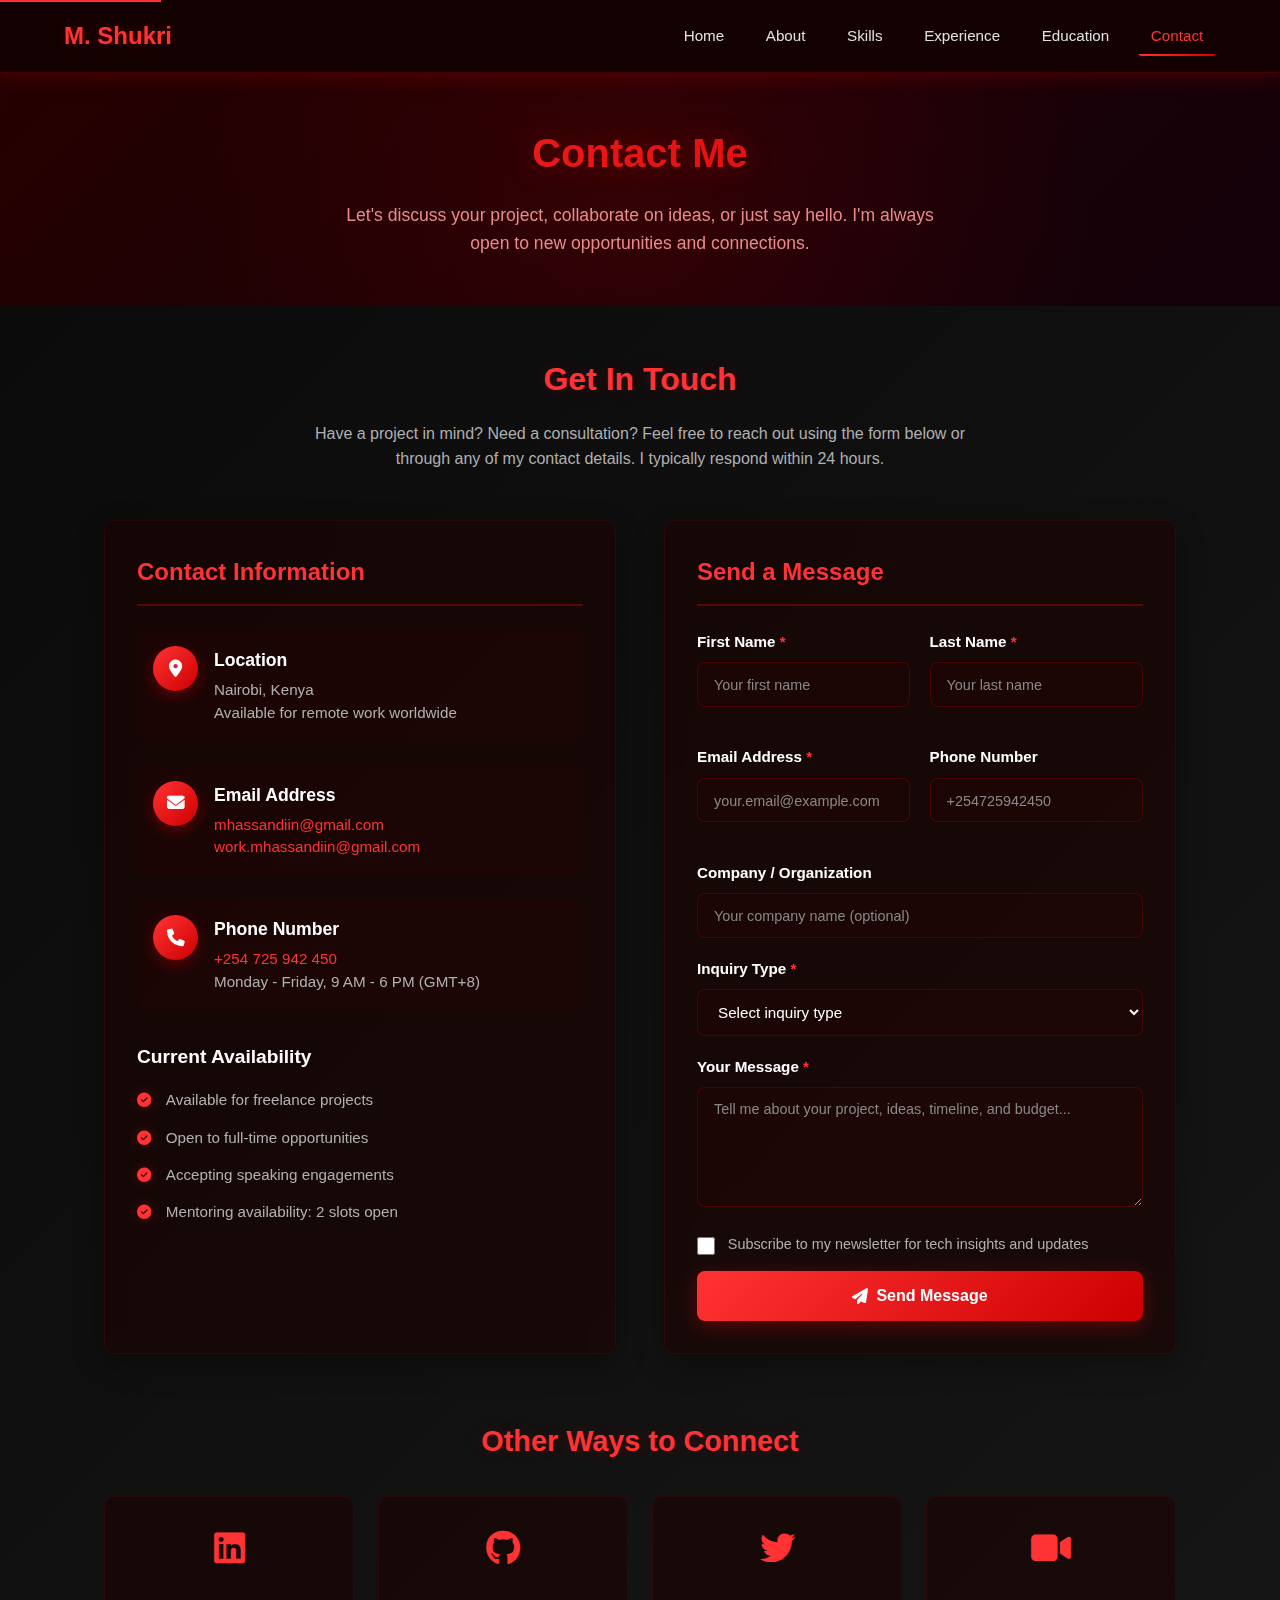
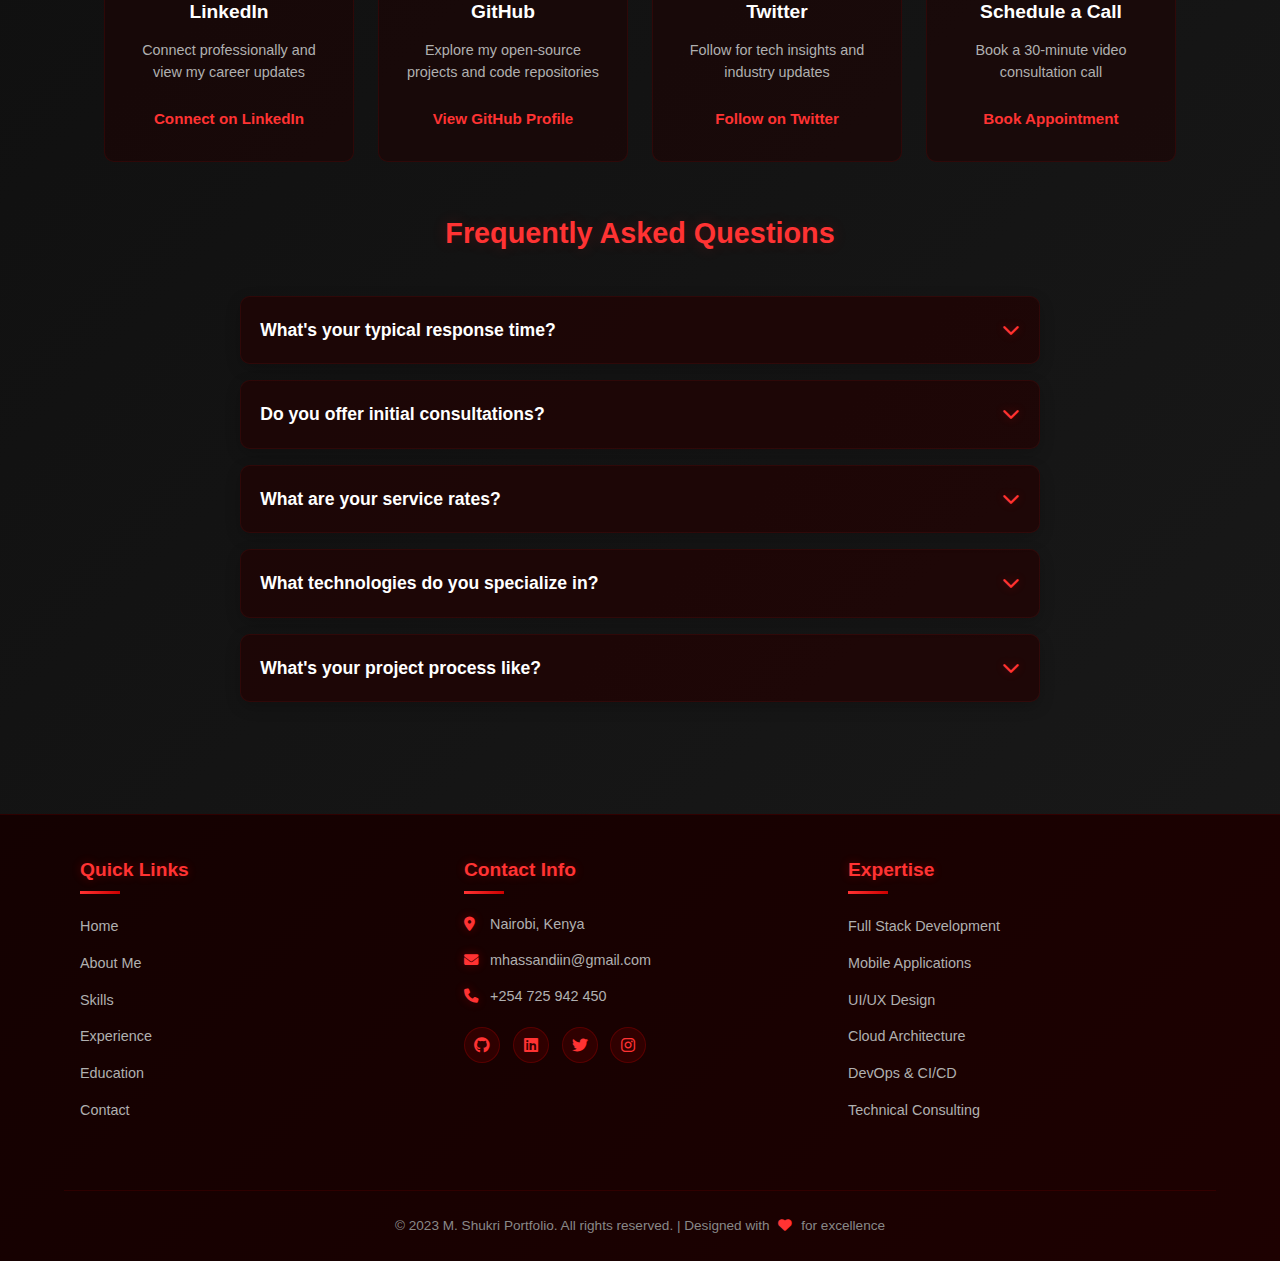
<file: contact.html>
<!DOCTYPE html>
<html lang="en">
<head>
    <meta charset="UTF-8">
    <meta name="viewport" content="width=device-width, initial-scale=1.0">
    <title>Contact - M. Shukri Portfolio</title>
    <link rel="stylesheet" href="https://cdnjs.cloudflare.com/ajax/libs/font-awesome/6.4.0/css/all.min.css">
    <style>
        /* Reset & Base Styles */
        * {
            margin: 0;
            padding: 0;
            box-sizing: border-box;
            font-family: 'Segoe UI', Tahoma, Geneva, Verdana, sans-serif;
        }

        body {
            line-height: 1.6;
            color: #e0e0e0;
            background-color: #121212;
            background: linear-gradient(135deg, #0a0a0a 0%, #1a1a1a 100%);
            min-height: 100vh;
        }

        /* Header Styles */
        header {
            display: flex;
            justify-content: space-between;
            align-items: center;
            padding: 1rem 5%;
            background-color: rgba(20, 0, 0, 0.95);
            color: white;
            position: sticky;
            top: 0;
            z-index: 1000;
            box-shadow: 0 2px 20px rgba(200, 0, 0, 0.3);
            backdrop-filter: blur(10px);
            border-bottom: 1px solid rgba(255, 0, 0, 0.2);
        }

        .logo {
            font-size: 1.5rem;
            font-weight: bold;
            color: #ff3333;
            text-decoration: none;
            text-shadow: 0 0 10px rgba(255, 0, 0, 0.3);
        }

        .menu-toggle {
            display: none;
            font-size: 1.5rem;
            cursor: pointer;
            color: #ff3333;
            background: none;
            border: none;
            padding: 0.5rem;
        }

        nav {
            display: flex;
            gap: 1rem;
        }

        nav a {
            color: #e0e0e0;
            text-decoration: none;
            font-weight: 500;
            padding: 0.5rem 0.8rem;
            border-radius: 4px;
            transition: all 0.3s ease;
            position: relative;
            overflow: hidden;
            font-size: 0.95rem;
        }

        nav a::before {
            content: '';
            position: absolute;
            bottom: 0;
            left: 0;
            width: 0;
            height: 2px;
            background: linear-gradient(90deg, #ff3333, #cc0000);
            transition: width 0.3s ease;
        }

        nav a:hover::before, nav a.active::before {
            width: 100%;
        }

        nav a:hover, nav a.active {
            color: #ff3333;
        }

        /* Hero Section */
        .contact-hero {
            background: linear-gradient(135deg, rgba(40, 0, 0, 0.9) 0%, rgba(20, 0, 10, 0.95) 100%);
            color: white;
            padding: 3rem 5%;
            text-align: center;
            position: relative;
            overflow: hidden;
        }

        .contact-hero::before {
            content: '';
            position: absolute;
            top: 0;
            left: 0;
            right: 0;
            bottom: 0;
            background: radial-gradient(circle at 50% 50%, rgba(255, 0, 0, 0.1) 0%, transparent 70%);
            pointer-events: none;
        }

        .hero-content h1 {
            font-size: 2.5rem;
            margin-bottom: 1rem;
            background: linear-gradient(90deg, #ff3333, #cc0000);
            -webkit-background-clip: text;
            background-clip: text;
            color: transparent;
            text-shadow: 0 0 30px rgba(255, 0, 0, 0.3);
        }

        .hero-content p {
            font-size: 1.1rem;
            opacity: 0.9;
            max-width: 600px;
            margin: 0 auto;
            color: #ff9999;
            line-height: 1.6;
        }

        /* Contact Content */
        .contact-content {
            padding: 3rem 5%;
            max-width: 1200px;
            margin: 0 auto;
        }

        .contact-intro {
            text-align: center;
            margin-bottom: 3rem;
        }

        .contact-intro h2 {
            font-size: 2rem;
            margin-bottom: 1rem;
            color: #ff3333;
            text-shadow: 0 0 15px rgba(255, 0, 0, 0.2);
        }

        .contact-intro p {
            font-size: 1rem;
            color: #b0b0b0;
            max-width: 700px;
            margin: 0 auto;
            line-height: 1.6;
        }

        /* Contact Container */
        .contact-container {
            display: grid;
            grid-template-columns: 1fr 1fr;
            gap: 3rem;
            margin-bottom: 4rem;
        }

        /* Contact Info */
        .contact-info {
            background: rgba(30, 0, 0, 0.5);
            padding: 2rem;
            border-radius: 10px;
            box-shadow: 0 10px 30px rgba(0, 0, 0, 0.3);
            border: 1px solid rgba(255, 0, 0, 0.1);
            backdrop-filter: blur(10px);
            transition: transform 0.3s ease, box-shadow 0.3s ease;
        }

        .contact-info:hover {
            transform: translateY(-5px);
            box-shadow: 0 15px 40px rgba(0, 0, 0, 0.4);
        }

        .contact-info h3 {
            font-size: 1.5rem;
            color: #ff3333;
            margin-bottom: 1.5rem;
            padding-bottom: 0.8rem;
            border-bottom: 2px solid rgba(255, 0, 0, 0.3);
        }

        .contact-details {
            margin-bottom: 2rem;
        }

        .contact-item {
            display: flex;
            align-items: flex-start;
            margin-bottom: 1.5rem;
            padding: 1rem;
            border-radius: 10px;
            background: rgba(40, 0, 0, 0.3);
            transition: all 0.3s ease;
        }

        .contact-item:hover {
            background: rgba(255, 0, 0, 0.1);
            transform: translateX(5px);
        }

        .contact-icon {
            width: 45px;
            height: 45px;
            background: linear-gradient(135deg, #ff3333, #cc0000);
            border-radius: 50%;
            display: flex;
            align-items: center;
            justify-content: center;
            color: white;
            font-size: 1.1rem;
            margin-right: 1rem;
            flex-shrink: 0;
            box-shadow: 0 5px 15px rgba(255, 0, 0, 0.3);
        }

        .contact-text h4 {
            font-size: 1.1rem;
            color: #ffffff;
            margin-bottom: 0.3rem;
        }

        .contact-text p {
            color: #b0b0b0;
            font-size: 0.95rem;
            line-height: 1.5;
        }

        .contact-text a {
            color: #ff3333;
            text-decoration: none;
            transition: color 0.3s ease;
            word-break: break-word;
        }

        .contact-text a:hover {
            color: #ff6666;
            text-shadow: 0 0 10px rgba(255, 0, 0, 0.3);
        }

        .availability h4 {
            font-size: 1.2rem;
            color: #ffffff;
            margin-bottom: 1rem;
        }

        .availability p {
            color: #b0b0b0;
            margin-bottom: 0.8rem;
            display: flex;
            align-items: center;
            font-size: 0.95rem;
        }

        .availability i {
            color: #ff3333;
            margin-right: 0.8rem;
            font-size: 0.9rem;
            text-shadow: 0 0 10px rgba(255, 0, 0, 0.3);
            min-width: 16px;
        }

        /* Professional Contact Form */
        .contact-form-container {
            background: rgba(30, 0, 0, 0.5);
            padding: 2rem;
            border-radius: 10px;
            box-shadow: 0 10px 30px rgba(0, 0, 0, 0.3);
            border: 1px solid rgba(255, 0, 0, 0.1);
            backdrop-filter: blur(10px);
            transition: transform 0.3s ease, box-shadow 0.3s ease;
        }

        .contact-form-container:hover {
            transform: translateY(-5px);
            box-shadow: 0 15px 40px rgba(0, 0, 0, 0.4);
        }

        .contact-form-container h3 {
            font-size: 1.5rem;
            color: #ff3333;
            margin-bottom: 1.5rem;
            padding-bottom: 0.8rem;
            border-bottom: 2px solid rgba(255, 0, 0, 0.3);
        }

        .form-row {
            display: grid;
            grid-template-columns: 1fr 1fr;
            gap: 1.2rem;
            margin-bottom: 1.2rem;
        }

        .form-group {
            margin-bottom: 1.2rem;
        }

        .form-group label {
            display: block;
            margin-bottom: 0.5rem;
            font-weight: 600;
            color: #ffffff;
            font-size: 0.95rem;
        }

        .form-group.required label::after {
            content: ' *';
            color: #ff3333;
        }

        .form-group input,
        .form-group textarea,
        .form-group select {
            width: 100%;
            padding: 0.8rem 1rem;
            background: rgba(40, 0, 0, 0.3);
            border: 1px solid rgba(255, 0, 0, 0.2);
            border-radius: 8px;
            font-size: 0.95rem;
            transition: all 0.3s ease;
            color: #ffffff;
        }

        .form-group input:focus,
        .form-group textarea:focus,
        .form-group select:focus {
            outline: none;
            border-color: #ff3333;
            box-shadow: 0 0 0 3px rgba(255, 0, 0, 0.2);
            background: rgba(50, 0, 0, 0.4);
        }

        .form-group textarea {
            min-height: 120px;
            resize: vertical;
        }

        .form-group input::placeholder,
        .form-group textarea::placeholder {
            color: #888888;
            font-size: 0.9rem;
        }

        .submit-btn {
            background: linear-gradient(135deg, #ff3333, #cc0000);
            color: white;
            border: none;
            padding: 1rem 2rem;
            font-size: 1rem;
            font-weight: 600;
            border-radius: 8px;
            cursor: pointer;
            transition: all 0.3s ease;
            display: inline-flex;
            align-items: center;
            justify-content: center;
            gap: 0.5rem;
            box-shadow: 0 5px 20px rgba(255, 0, 0, 0.3);
            width: 100%;
            margin-top: 1rem;
        }

        .submit-btn:hover {
            background: linear-gradient(135deg, #cc0000, #ff3333);
            transform: translateY(-3px);
            box-shadow: 0 8px 25px rgba(255, 0, 0, 0.4);
        }

        .submit-btn:disabled {
            opacity: 0.6;
            cursor: not-allowed;
            transform: none;
        }

        .checkbox-group {
            display: flex;
            align-items: flex-start;
            gap: 0.8rem;
            margin-top: 1rem;
        }

        .checkbox-group input[type="checkbox"] {
            width: 18px;
            height: 18px;
            margin-top: 0.2rem;
            flex-shrink: 0;
        }

        .checkbox-group label {
            font-size: 0.9rem;
            color: #b0b0b0;
            line-height: 1.4;
            cursor: pointer;
        }

        /* Form Status Messages */
        .form-status {
            padding: 1rem;
            border-radius: 8px;
            margin-bottom: 1.5rem;
            display: none;
            text-align: center;
            font-size: 0.95rem;
        }

        .form-status.success {
            background: rgba(0, 255, 0, 0.1);
            border: 1px solid rgba(0, 255, 0, 0.3);
            color: #4CAF50;
            display: block;
        }

        .form-status.error {
            background: rgba(255, 0, 0, 0.1);
            border: 1px solid rgba(255, 0, 0, 0.3);
            color: #ff3333;
            display: block;
        }

        /* Contact Methods */
        .contact-methods {
            margin: 3rem 0;
        }

        .contact-methods h3 {
            text-align: center;
            font-size: 1.8rem;
            color: #ff3333;
            margin-bottom: 2rem;
            text-shadow: 0 0 15px rgba(255, 0, 0, 0.2);
        }

        .methods-grid {
            display: grid;
            grid-template-columns: repeat(auto-fit, minmax(220px, 1fr));
            gap: 1.5rem;
        }

        .method-card {
            background: rgba(30, 0, 0, 0.5);
            padding: 1.5rem;
            border-radius: 10px;
            text-align: center;
            border: 1px solid rgba(255, 0, 0, 0.1);
            transition: all 0.3s ease;
        }

        .method-card:hover {
            transform: translateY(-5px);
            border-color: rgba(255, 0, 0, 0.3);
            box-shadow: 0 15px 30px rgba(255, 0, 0, 0.2);
        }

        .method-icon {
            font-size: 2.2rem;
            color: #ff3333;
            margin-bottom: 1.2rem;
        }

        .method-card h4 {
            font-size: 1.2rem;
            color: #ffffff;
            margin-bottom: 0.8rem;
        }

        .method-card p {
            color: #b0b0b0;
            margin-bottom: 1.2rem;
            font-size: 0.9rem;
            line-height: 1.5;
        }

        .method-link {
            color: #ff3333;
            text-decoration: none;
            font-weight: 600;
            font-size: 0.95rem;
            transition: color 0.3s ease;
            display: inline-block;
            padding: 0.3rem 0;
        }

        .method-link:hover {
            color: #ff6666;
            text-decoration: underline;
        }

        /* FAQ Section */
        .faq-section {
            margin-bottom: 4rem;
        }

        .faq-section h3 {
            font-size: 1.8rem;
            color: #ff3333;
            text-align: center;
            margin-bottom: 2.5rem;
            text-shadow: 0 0 15px rgba(255, 0, 0, 0.2);
        }

        .faq-container {
            max-width: 800px;
            margin: 0 auto;
        }

        .faq-item {
            background: rgba(30, 0, 0, 0.5);
            margin-bottom: 1rem;
            border-radius: 10px;
            overflow: hidden;
            box-shadow: 0 5px 15px rgba(0, 0, 0, 0.2);
            transition: all 0.3s ease;
            border: 1px solid rgba(255, 0, 0, 0.1);
        }

        .faq-item:hover {
            box-shadow: 0 8px 25px rgba(0, 0, 0, 0.3);
            border-color: rgba(255, 0, 0, 0.3);
        }

        .faq-question {
            padding: 1.2rem;
            cursor: pointer;
            display: flex;
            justify-content: space-between;
            align-items: center;
            background: rgba(40, 0, 0, 0.3);
        }

        .faq-question h4 {
            font-size: 1.1rem;
            color: #ffffff;
            margin-right: 1rem;
        }

        .faq-toggle {
            font-size: 1.1rem;
            color: #ff3333;
            transition: transform 0.3s ease;
            text-shadow: 0 0 10px rgba(255, 0, 0, 0.3);
            flex-shrink: 0;
        }

        .faq-answer {
            padding: 0 1.2rem;
            max-height: 0;
            overflow: hidden;
            transition: all 0.3s ease;
        }

        .faq-answer.active {
            padding: 1.2rem;
            max-height: 500px;
        }

        .faq-answer p {
            color: #b0b0b0;
            line-height: 1.6;
            font-size: 0.95rem;
        }

        /* Footer Styles */
        footer {
            background: linear-gradient(135deg, rgba(20, 0, 0, 0.95), rgba(30, 0, 0, 0.95));
            color: #e0e0e0;
            padding: 2.5rem 5% 1.5rem;
            border-top: 1px solid rgba(255, 0, 0, 0.1);
        }

        .footer-container {
            display: flex;
            flex-wrap: wrap;
            justify-content: space-between;
            max-width: 1200px;
            margin: 0 auto;
        }

        .footer-column {
            flex: 1;
            min-width: 250px;
            margin-bottom: 2rem;
            padding: 0 1rem;
        }

        .footer-column h3 {
            font-size: 1.2rem;
            margin-bottom: 1.2rem;
            color: #ff3333;
            position: relative;
            padding-bottom: 0.5rem;
            text-shadow: 0 0 10px rgba(255, 0, 0, 0.3);
        }

        .footer-column h3::after {
            content: '';
            position: absolute;
            left: 0;
            bottom: 0;
            width: 40px;
            height: 3px;
            background: linear-gradient(90deg, #ff3333, #cc0000);
        }

        .footer-links {
            list-style: none;
        }

        .footer-links li {
            margin-bottom: 0.7rem;
        }

        .footer-links a {
            color: #b0b0b0;
            text-decoration: none;
            transition: all 0.3s ease;
            display: inline-block;
            font-size: 0.9rem;
        }

        .footer-links a:hover {
            color: #ff3333;
            transform: translateX(5px);
            text-shadow: 0 0 10px rgba(255, 0, 0, 0.3);
        }

        .footer-contact p {
            display: flex;
            align-items: center;
            margin-bottom: 0.8rem;
            color: #b0b0b0;
            font-size: 0.9rem;
        }

        .footer-contact i {
            margin-right: 10px;
            color: #ff3333;
            width: 16px;
            text-shadow: 0 0 10px rgba(255, 0, 0, 0.3);
            flex-shrink: 0;
        }

        .social-icons {
            display: flex;
            gap: 0.8rem;
            margin-top: 1.2rem;
        }

        .social-icons a {
            display: inline-flex;
            align-items: center;
            justify-content: center;
            width: 36px;
            height: 36px;
            background: rgba(255, 0, 0, 0.1);
            border-radius: 50%;
            color: #ff3333;
            text-decoration: none;
            transition: all 0.3s ease;
            border: 1px solid rgba(255, 0, 0, 0.2);
            font-size: 1rem;
        }

        .social-icons a:hover {
            background: rgba(255, 0, 0, 0.2);
            transform: translateY(-3px) scale(1.1);
            box-shadow: 0 5px 15px rgba(255, 0, 0, 0.3);
            color: white;
        }

        .footer-bottom {
            text-align: center;
            padding-top: 1.5rem;
            margin-top: 1.5rem;
            border-top: 1px solid rgba(255, 0, 0, 0.1);
            color: #888888;
            font-size: 0.85rem;
            width: 100%;
        }

        .footer-bottom i {
            color: #ff3333;
            margin: 0 5px;
        }

        /* Mobile Responsiveness */
        @media screen and (max-width: 1024px) {
            .contact-container {
                gap: 2.5rem;
            }
            
            .contact-hero h1 {
                font-size: 2.2rem;
            }
            
            .hero-content p {
                font-size: 1rem;
            }
        }

        @media screen and (max-width: 768px) {
            .menu-toggle {
                display: block;
            }
            
            nav {
                position: fixed;
                top: 60px;
                left: 0;
                right: 0;
                background: rgba(20, 0, 0, 0.98);
                flex-direction: column;
                padding: 1rem;
                gap: 0.5rem;
                transform: translateY(-100%);
                opacity: 0;
                visibility: hidden;
                transition: all 0.3s ease;
                box-shadow: 0 10px 30px rgba(0, 0, 0, 0.3);
                backdrop-filter: blur(10px);
                border-bottom: 1px solid rgba(255, 0, 0, 0.1);
                z-index: 999;
            }
            
            nav.active {
                transform: translateY(0);
                opacity: 1;
                visibility: visible;
            }
            
            nav a {
                padding: 0.8rem;
                border-radius: 4px;
                background: rgba(255, 0, 0, 0.05);
                width: 100%;
                text-align: center;
            }
            
            .contact-hero {
                padding: 2.5rem 5%;
            }
            
            .hero-content h1 {
                font-size: 2rem;
            }
            
            .contact-content {
                padding: 2rem 5%;
            }
            
            .contact-container {
                grid-template-columns: 1fr;
                gap: 2rem;
            }
            
            .contact-info, .contact-form-container {
                padding: 1.5rem;
            }
            
            .form-row {
                grid-template-columns: 1fr;
                gap: 1rem;
            }
            
            .contact-intro h2 {
                font-size: 1.8rem;
            }
            
            .contact-methods h3, .faq-section h3 {
                font-size: 1.6rem;
            }
            
            .methods-grid {
                grid-template-columns: repeat(auto-fit, minmax(200px, 1fr));
                gap: 1.2rem;
            }
            
            .footer-column {
                flex: 100%;
                padding: 0;
                margin-bottom: 1.5rem;
            }
        }

        @media screen and (max-width: 480px) {
            header {
                padding: 0.8rem 5%;
            }
            
            .logo {
                font-size: 1.3rem;
            }
            
            .contact-hero {
                padding: 2rem 5%;
            }
            
            .hero-content h1 {
                font-size: 1.8rem;
            }
            
            .hero-content p {
                font-size: 0.95rem;
            }
            
            .contact-content {
                padding: 1.5rem 5%;
            }
            
            .contact-intro h2 {
                font-size: 1.6rem;
            }
            
            .contact-intro p {
                font-size: 0.95rem;
            }
            
            .contact-info h3, .contact-form-container h3 {
                font-size: 1.3rem;
            }
            
            .contact-item {
                flex-direction: column;
                align-items: flex-start;
                padding: 0.8rem;
            }
            
            .contact-icon {
                margin-bottom: 0.8rem;
                width: 40px;
                height: 40px;
                font-size: 1rem;
            }
            
            .contact-text h4 {
                font-size: 1rem;
            }
            
            .contact-text p {
                font-size: 0.9rem;
            }
            
            .availability p {
                font-size: 0.9rem;
            }
            
            .form-group label {
                font-size: 0.9rem;
            }
            
            .form-group input,
            .form-group textarea,
            .form-group select {
                padding: 0.7rem 0.8rem;
                font-size: 0.9rem;
            }
            
            .submit-btn {
                padding: 0.9rem 1.5rem;
                font-size: 0.95rem;
            }
            
            .checkbox-group label {
                font-size: 0.85rem;
            }
            
            .method-card {
                padding: 1.2rem;
            }
            
            .method-icon {
                font-size: 2rem;
            }
            
            .method-card h4 {
                font-size: 1.1rem;
            }
            
            .method-card p {
                font-size: 0.85rem;
            }
            
            .faq-question {
                padding: 1rem;
            }
            
            .faq-question h4 {
                font-size: 1rem;
            }
            
            .faq-answer.active {
                padding: 1rem;
            }
            
            .faq-answer p {
                font-size: 0.9rem;
            }
            
            footer {
                padding: 2rem 5% 1rem;
            }
            
            .footer-column h3 {
                font-size: 1.1rem;
            }
            
            .footer-links a, .footer-contact p {
                font-size: 0.85rem;
            }
            
            .social-icons a {
                width: 32px;
                height: 32px;
                font-size: 0.9rem;
            }
            
            .footer-bottom {
                font-size: 0.8rem;
            }
        }

        @media screen and (max-width: 360px) {
            .hero-content h1 {
                font-size: 1.6rem;
            }
            
            .contact-intro h2 {
                font-size: 1.4rem;
            }
            
            .methods-grid {
                grid-template-columns: 1fr;
            }
            
            .contact-info, .contact-form-container {
                padding: 1.2rem;
            }
        }

        /* Touch Device Optimizations */
        @media (hover: none) and (pointer: coarse) {
            .contact-item:hover,
            .contact-info:hover,
            .contact-form-container:hover,
            .method-card:hover,
            .faq-item:hover {
                transform: none;
            }
            
            .contact-item:active {
                background: rgba(255, 0, 0, 0.1);
            }
            
            .submit-btn:active {
                transform: scale(0.98);
            }
            
            .social-icons a:active {
                transform: scale(0.95);
            }
        }

        /* Accessibility Improvements */
        .skip-to-content {
            position: absolute;
            top: -40px;
            left: 0;
            background: #ff3333;
            color: white;
            padding: 8px;
            z-index: 1001;
            text-decoration: none;
        }

        .skip-to-content:focus {
            top: 0;
        }

        /* Focus styles for keyboard navigation */
        a:focus,
        button:focus,
        input:focus,
        textarea:focus,
        select:focus {
            outline: 2px solid #ff3333;
            outline-offset: 2px;
        }
    </style>
</head>
<body>
    <!-- Skip to content link for accessibility -->
    <a href="#main-content" class="skip-to-content">Skip to main content</a>

    <header>
        <a href="index.html" class="logo">M. Shukri</a>
        <button class="menu-toggle" aria-label="Toggle navigation menu">
            <i class="fas fa-bars"></i>
        </button>
        <nav>
            <a href="index.html">Home</a>
            <a href="about.html">About</a>
            <a href="skills.html">Skills</a>
            <a href="experience.html">Experience</a>
            <a href="education.html">Education</a>
            <a href="contact.html" class="active">Contact</a>
        </nav>
    </header>

    <main id="main-content">
        <section class="contact-hero">
            <div class="hero-content">
                <h1>Contact Me</h1>
                <p>Let's discuss your project, collaborate on ideas, or just say hello. I'm always open to new opportunities and connections.</p>
            </div>
        </section>

        <section class="contact-content">
            <div class="contact-intro">
                <h2>Get In Touch</h2>
                <p>Have a project in mind? Need a consultation? Feel free to reach out using the form below or through any of my contact details. I typically respond within 24 hours.</p>
            </div>

            <div class="contact-container">
                <!-- Contact Information -->
                <div class="contact-info">
                    <h3>Contact Information</h3>
                    
                    <div class="contact-details">
                        <div class="contact-item">
                            <div class="contact-icon">
                                <i class="fas fa-map-marker-alt"></i>
                            </div>
                            <div class="contact-text">
                                <h4>Location</h4>
                                <p>Nairobi, Kenya</p>
                                <p>Available for remote work worldwide</p>
                            </div>
                        </div>
                        
                        <div class="contact-item">
                            <div class="contact-icon">
                                <i class="fas fa-envelope"></i>
                            </div>
                            <div class="contact-text">
                                <h4>Email Address</h4>
                                <p><a href="mailto:mhassandiin@gmail.com">mhassandiin@gmail.com</a></p>
                                <p><a href="mailto:work.mhassandiin@gmail.com">work.mhassandiin@gmail.com</a></p>
                            </div>
                        </div>
                        
                        <div class="contact-item">
                            <div class="contact-icon">
                                <i class="fas fa-phone"></i>
                            </div>
                            <div class="contact-text">
                                <h4>Phone Number</h4>
                                <p><a href="tel:+254725942450">+254 725 942 450</a></p>
                                <p>Monday - Friday, 9 AM - 6 PM (GMT+8)</p>
                            </div>
                        </div>
                    </div>
                    
                    <div class="availability">
                        <h4>Current Availability</h4>
                        <p><i class="fas fa-check-circle"></i> Available for freelance projects</p>
                        <p><i class="fas fa-check-circle"></i> Open to full-time opportunities</p>
                        <p><i class="fas fa-check-circle"></i> Accepting speaking engagements</p>
                        <p><i class="fas fa-check-circle"></i> Mentoring availability: 2 slots open</p>
                    </div>
                </div>
                
                <!-- Professional Contact Form -->
                <div class="contact-form-container">
                    <h3>Send a Message</h3>
                    
                    <div id="formStatus" class="form-status" role="alert" aria-live="polite"></div>
                    
                    <form id="contactForm">
                        <div class="form-row">
                            <div class="form-group required">
                                <label for="firstName">First Name</label>
                                <input type="text" id="firstName" name="firstName" placeholder="Your first name" required aria-required="true">
                            </div>
                            
                            <div class="form-group required">
                                <label for="lastName">Last Name</label>
                                <input type="text" id="lastName" name="lastName" placeholder="Your last name" required aria-required="true">
                            </div>
                        </div>
                        
                        <div class="form-row">
                            <div class="form-group required">
                                <label for="email">Email Address</label>
                                <input type="email" id="email" name="email" placeholder="your.email@example.com" required aria-required="true">
                            </div>
                            
                            <div class="form-group">
                                <label for="phone">Phone Number</label>
                                <input type="tel" id="phone" name="phone" placeholder="+254725942450">
                            </div>
                        </div>
                        
                        <div class="form-group">
                            <label for="company">Company / Organization</label>
                            <input type="text" id="company" name="company" placeholder="Your company name (optional)">
                        </div>
                        
                        <div class="form-group required">
                            <label for="subject">Inquiry Type</label>
                            <select id="subject" name="subject" required aria-required="true">
                                <option value="" disabled selected>Select inquiry type</option>
                                <option value="project">Project Inquiry</option>
                                <option value="collaboration">Collaboration</option>
                                <option value="job">Job Opportunity</option>
                                <option value="consultation">Consultation</option>
                                <option value="partnership">Business Partnership</option>
                                <option value="other">Other</option>
                            </select>
                        </div>
                        
                        <div class="form-group required">
                            <label for="message">Your Message</label>
                            <textarea id="message" name="message" placeholder="Tell me about your project, ideas, timeline, and budget..." required aria-required="true"></textarea>
                        </div>
                        
                        <div class="checkbox-group">
                            <input type="checkbox" id="newsletter" name="newsletter">
                            <label for="newsletter">Subscribe to my newsletter for tech insights and updates</label>
                        </div>
                        
                        <button type="submit" class="submit-btn" id="submitBtn">
                            <i class="fas fa-paper-plane"></i> Send Message
                        </button>
                    </form>
                </div>
            </div>
            
            <!-- Contact Methods -->
            <div class="contact-methods">
                <h3>Other Ways to Connect</h3>
                <div class="methods-grid">
                    <div class="method-card">
                        <div class="method-icon">
                            <i class="fab fa-linkedin"></i>
                        </div>
                        <h4>LinkedIn</h4>
                        <p>Connect professionally and view my career updates</p>
                        <a href="#" class="method-link">Connect on LinkedIn</a>
                    </div>
                    
                    <div class="method-card">
                        <div class="method-icon">
                            <i class="fab fa-github"></i>
                        </div>
                        <h4>GitHub</h4>
                        <p>Explore my open-source projects and code repositories</p>
                        <a href="#" class="method-link">View GitHub Profile</a>
                    </div>
                    
                    <div class="method-card">
                        <div class="method-icon">
                            <i class="fab fa-twitter"></i>
                        </div>
                        <h4>Twitter</h4>
                        <p>Follow for tech insights and industry updates</p>
                        <a href="#" class="method-link">Follow on Twitter</a>
                    </div>
                    
                    <div class="method-card">
                        <div class="method-icon">
                            <i class="fas fa-video"></i>
                        </div>
                        <h4>Schedule a Call</h4>
                        <p>Book a 30-minute video consultation call</p>
                        <a href="#" class="method-link">Book Appointment</a>
                    </div>
                </div>
            </div>
            
            <!-- FAQ Section -->
            <div class="faq-section">
                <h3>Frequently Asked Questions</h3>
                <div class="faq-container">
                    <div class="faq-item">
                        <div class="faq-question">
                            <h4>What's your typical response time?</h4>
                            <span class="faq-toggle"><i class="fas fa-chevron-down"></i></span>
                        </div>
                        <div class="faq-answer">
                            <p>I respond to all inquiries within 24 hours on weekdays. For urgent matters, please indicate "URGENT" in your email subject line, and I'll prioritize your message for a faster response.</p>
                        </div>
                    </div>
                    
                    <div class="faq-item">
                        <div class="faq-question">
                            <h4>Do you offer initial consultations?</h4>
                            <span class="faq-toggle"><i class="fas fa-chevron-down"></i></span>
                        </div>
                        <div class="faq-answer">
                            <p>Yes! I provide a complimentary 45-minute initial consultation for all potential projects. This helps us align on vision, requirements, and expectations before moving forward.</p>
                        </div>
                    </div>
                    
                    <div class="faq-item">
                        <div class="faq-question">
                            <h4>What are your service rates?</h4>
                            <span class="faq-toggle"><i class="fas fa-chevron-down"></i></span>
                        </div>
                        <div class="faq-answer">
                            <p>I offer flexible pricing models including hourly rates, project-based fees, and retainer agreements. After understanding your project needs, I'll provide a transparent quote with no hidden costs.</p>
                        </div>
                    </div>
                    
                    <div class="faq-item">
                        <div class="faq-question">
                            <h4>What technologies do you specialize in?</h4>
                            <span class="faq-toggle"><i class="fas fa-chevron-down"></i></span>
                        </div>
                        <div class="faq-answer">
                            <p>My expertise includes modern web technologies like React, Next.js, Node.js, Python, AWS, and mobile development. I stay current with emerging technologies to deliver cutting-edge solutions.</p>
                        </div>
                    </div>
                    
                    <div class="faq-item">
                        <div class="faq-question">
                            <h4>What's your project process like?</h4>
                            <span class="faq-toggle"><i class="fas fa-chevron-down"></i></span>
                        </div>
                        <div class="faq-answer">
                            <p>I follow an agile methodology with clear milestones, regular updates, and collaborative feedback loops. Each project includes planning, development, testing, deployment, and ongoing support phases.</p>
                        </div>
                    </div>
                </div>
            </div>
        </section>
    </main>

    <footer>
        <div class="footer-container">
            <div class="footer-column">
                <h3>Quick Links</h3>
                <ul class="footer-links">
                    <li><a href="index.html">Home</a></li>
                    <li><a href="about.html">About Me</a></li>
                    <li><a href="skills.html">Skills</a></li>
                    <li><a href="experience.html">Experience</a></li>
                    <li><a href="education.html">Education</a></li>
                    <li><a href="contact.html">Contact</a></li>
                </ul>
            </div>
            
            <div class="footer-column">
                <h3>Contact Info</h3>
                <div class="footer-contact">
                    <p><i class="fas fa-map-marker-alt"></i> Nairobi, Kenya</p>
                    <p><i class="fas fa-envelope"></i> mhassandiin@gmail.com</p>
                    <p><i class="fas fa-phone"></i> +254 725 942 450</p>
                </div>
                <div class="social-icons">
                    <a href="#" aria-label="GitHub"><i class="fab fa-github"></i></a>
                    <a href="#" aria-label="LinkedIn"><i class="fab fa-linkedin"></i></a>
                    <a href="#" aria-label="Twitter"><i class="fab fa-twitter"></i></a>
                    <a href="#" aria-label="Instagram"><i class="fab fa-instagram"></i></a>
                </div>
            </div>
            
            <div class="footer-column">
                <h3>Expertise</h3>
                <ul class="footer-links">
                    <li><a href="#">Full Stack Development</a></li>
                    <li><a href="#">Mobile Applications</a></li>
                    <li><a href="#">UI/UX Design</a></li>
                    <li><a href="#">Cloud Architecture</a></li>
                    <li><a href="#">DevOps & CI/CD</a></li>
                    <li><a href="#">Technical Consulting</a></li>
                </ul>
            </div>
        </div>
        
        <div class="footer-bottom">
            <p>&copy; 2023 M. Shukri Portfolio. All rights reserved. | Designed with <i class="fas fa-heart"></i> for excellence</p>
        </div>
    </footer>

    <script>
        // Mobile menu toggle
        const menuToggle = document.querySelector('.menu-toggle');
        const nav = document.querySelector('nav');
        
        menuToggle.addEventListener('click', function() {
            nav.classList.toggle('active');
            const isExpanded = nav.classList.contains('active');
            menuToggle.setAttribute('aria-expanded', isExpanded);
            
            // Change icon
            const icon = this.querySelector('i');
            icon.className = isExpanded ? 'fas fa-times' : 'fas fa-bars';
        });
        
        // Close mobile menu when clicking a link
        document.querySelectorAll('nav a').forEach(link => {
            link.addEventListener('click', function() {
                nav.classList.remove('active');
                menuToggle.setAttribute('aria-expanded', 'false');
                menuToggle.querySelector('i').className = 'fas fa-bars';
            });
        });
        
        // Close menu when clicking outside
        document.addEventListener('click', function(event) {
            if (!nav.contains(event.target) && !menuToggle.contains(event.target)) {
                nav.classList.remove('active');
                menuToggle.setAttribute('aria-expanded', 'false');
                menuToggle.querySelector('i').className = 'fas fa-bars';
            }
        });
        
        // FAQ Toggle functionality
        document.querySelectorAll('.faq-question').forEach(question => {
            question.addEventListener('click', function() {
                const answer = this.nextElementSibling;
                const toggleIcon = this.querySelector('.faq-toggle i');
                
                // Toggle current FAQ
                const isExpanded = answer.classList.toggle('active');
                this.setAttribute('aria-expanded', isExpanded);
                
                // Change icon
                toggleIcon.className = isExpanded ? 'fas fa-chevron-up' : 'fas fa-chevron-down';
            });
            
            // Add keyboard support
            question.addEventListener('keydown', function(e) {
                if (e.key === 'Enter' || e.key === ' ') {
                    e.preventDefault();
                    this.click();
                }
            });
        });
        
        // Professional Form Submission
        document.getElementById('contactForm').addEventListener('submit', function(e) {
            e.preventDefault();
            
            const form = this;
            const submitBtn = document.getElementById('submitBtn');
            const formStatus = document.getElementById('formStatus');
            const originalBtnText = submitBtn.innerHTML;
            
            // Get form data
            const formData = {
                firstName: document.getElementById('firstName').value.trim(),
                lastName: document.getElementById('lastName').value.trim(),
                email: document.getElementById('email').value.trim(),
                phone: document.getElementById('phone').value.trim(),
                company: document.getElementById('company').value.trim(),
                subject: document.getElementById('subject').value,
                message: document.getElementById('message').value.trim(),
                newsletter: document.getElementById('newsletter').checked
            };
            
            // Validate required fields
            if (!formData.firstName || !formData.lastName || !formData.email || !formData.subject || !formData.message) {
                showFormStatus('Please fill in all required fields', 'error');
                return;
            }
            
            // Validate email
            const emailRegex = /^[^\s@]+@[^\s@]+\.[^\s@]+$/;
            if (!emailRegex.test(formData.email)) {
                showFormStatus('Please enter a valid email address', 'error');
                return;
            }
            
            // Show loading state
            submitBtn.innerHTML = '<i class="fas fa-spinner fa-spin"></i> Sending...';
            submitBtn.disabled = true;
            submitBtn.setAttribute('aria-busy', 'true');
            
            // Simulate API call
            setTimeout(() => {
                // Show success message
                showFormStatus(`Thank you, ${formData.firstName}! Your message has been sent successfully. I'll get back to you at ${formData.email} within 24 hours.`, 'success');
                
                // Reset form
                form.reset();
                
                // Reset button
                submitBtn.innerHTML = originalBtnText;
                submitBtn.disabled = false;
                submitBtn.setAttribute('aria-busy', 'false');
                
                // Focus on status message for screen readers
                formStatus.focus();
                
                // Clear status after 5 seconds
                setTimeout(() => {
                    formStatus.className = 'form-status';
                    formStatus.style.display = 'none';
                }, 5000);
            }, 2000);
        });
        
        function showFormStatus(message, type) {
            const formStatus = document.getElementById('formStatus');
            formStatus.textContent = message;
            formStatus.className = `form-status ${type}`;
            formStatus.style.display = 'block';
            formStatus.setAttribute('role', 'alert');
        }
        
        // Set active page based on current URL
        document.addEventListener('DOMContentLoaded', function() {
            const currentPage = window.location.pathname.split('/').pop();
            const navLinks = document.querySelectorAll('nav a');
            
            navLinks.forEach(link => {
                const linkPage = link.getAttribute('href');
                if (currentPage === linkPage) {
                    link.classList.add('active');
                    link.setAttribute('aria-current', 'page');
                } else {
                    link.classList.remove('active');
                    link.removeAttribute('aria-current');
                }
            });
            
            // Form validation
            const form = document.getElementById('contactForm');
            const inputs = form.querySelectorAll('input, textarea, select');
            
            inputs.forEach(input => {
                input.addEventListener('blur', function() {
                    if (this.hasAttribute('required') && !this.value.trim()) {
                        this.style.borderColor = '#ff3333';
                    } else {
                        this.style.borderColor = 'rgba(255, 0, 0, 0.2)';
                    }
                });
                
                input.addEventListener('input', function() {
                    this.style.borderColor = 'rgba(255, 0, 0, 0.2)';
                });
            });
            
            // Add touch event listeners for better mobile interaction
            if ('ontouchstart' in window) {
                document.querySelectorAll('.contact-item, .method-card, .faq-question').forEach(element => {
                    element.addEventListener('touchstart', function() {
                        this.classList.add('touch-active');
                    });
                    
                    element.addEventListener('touchend', function() {
                        this.classList.remove('touch-active');
                    });
                });
            }
        });
        
        // Handle window resize
        let resizeTimer;
        window.addEventListener('resize', function() {
            clearTimeout(resizeTimer);
            resizeTimer = setTimeout(function() {
                if (window.innerWidth > 768) {
                    nav.classList.remove('active');
                    menuToggle.setAttribute('aria-expanded', 'false');
                    menuToggle.querySelector('i').className = 'fas fa-bars';
                }
            }, 250);
        });
    </script>
</body>
</html>
</file>
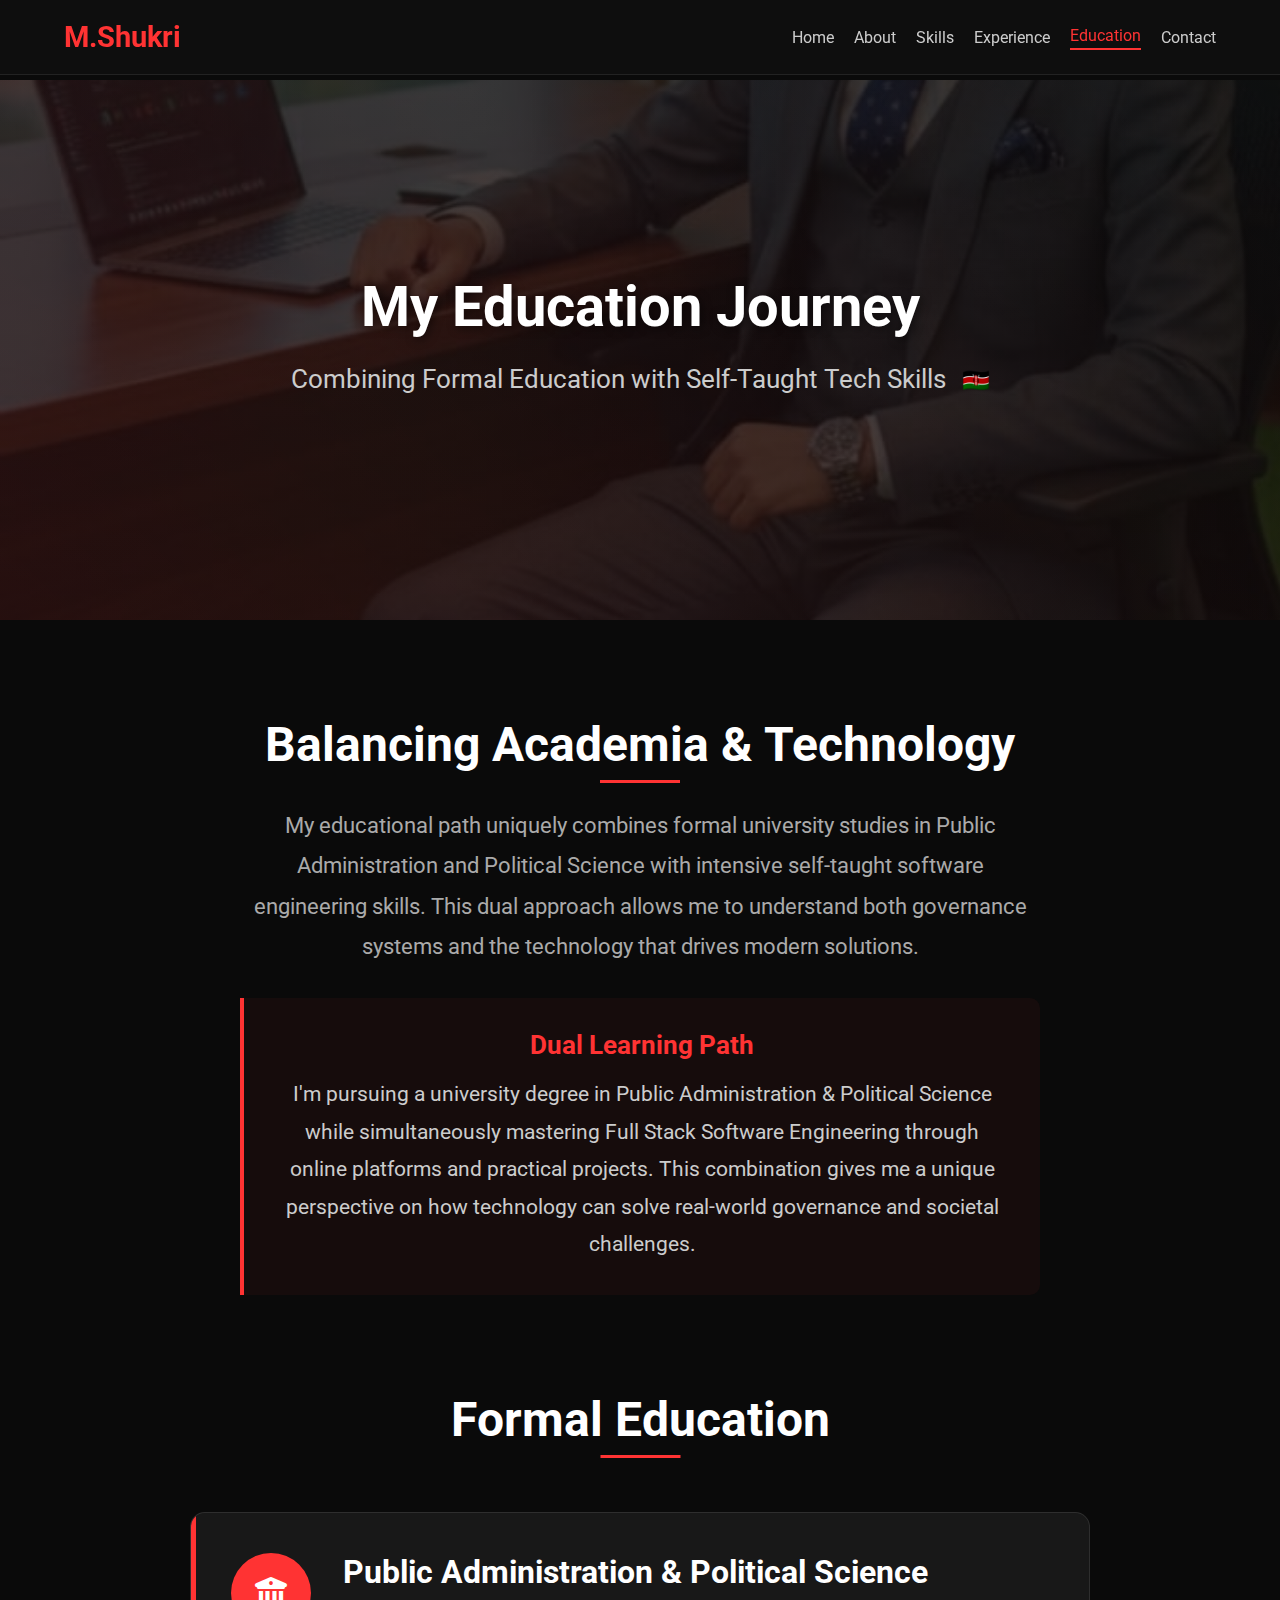
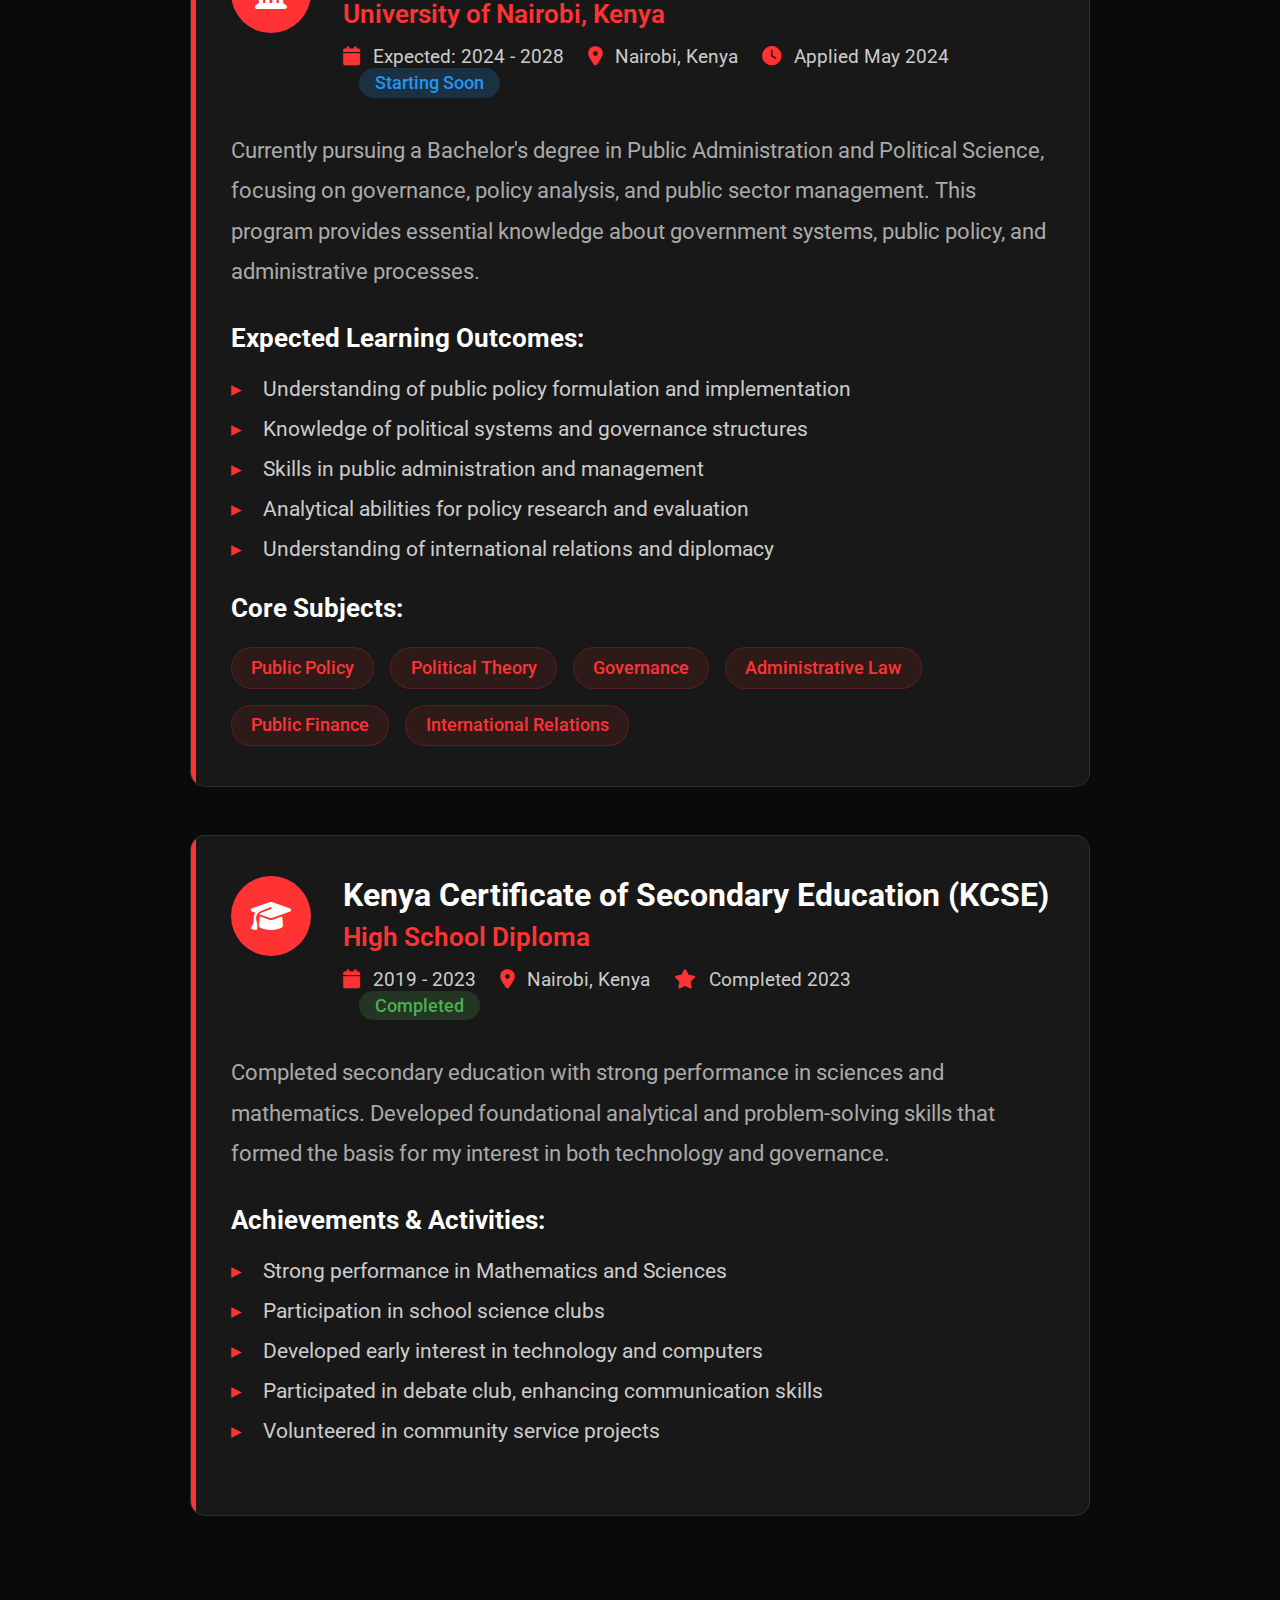
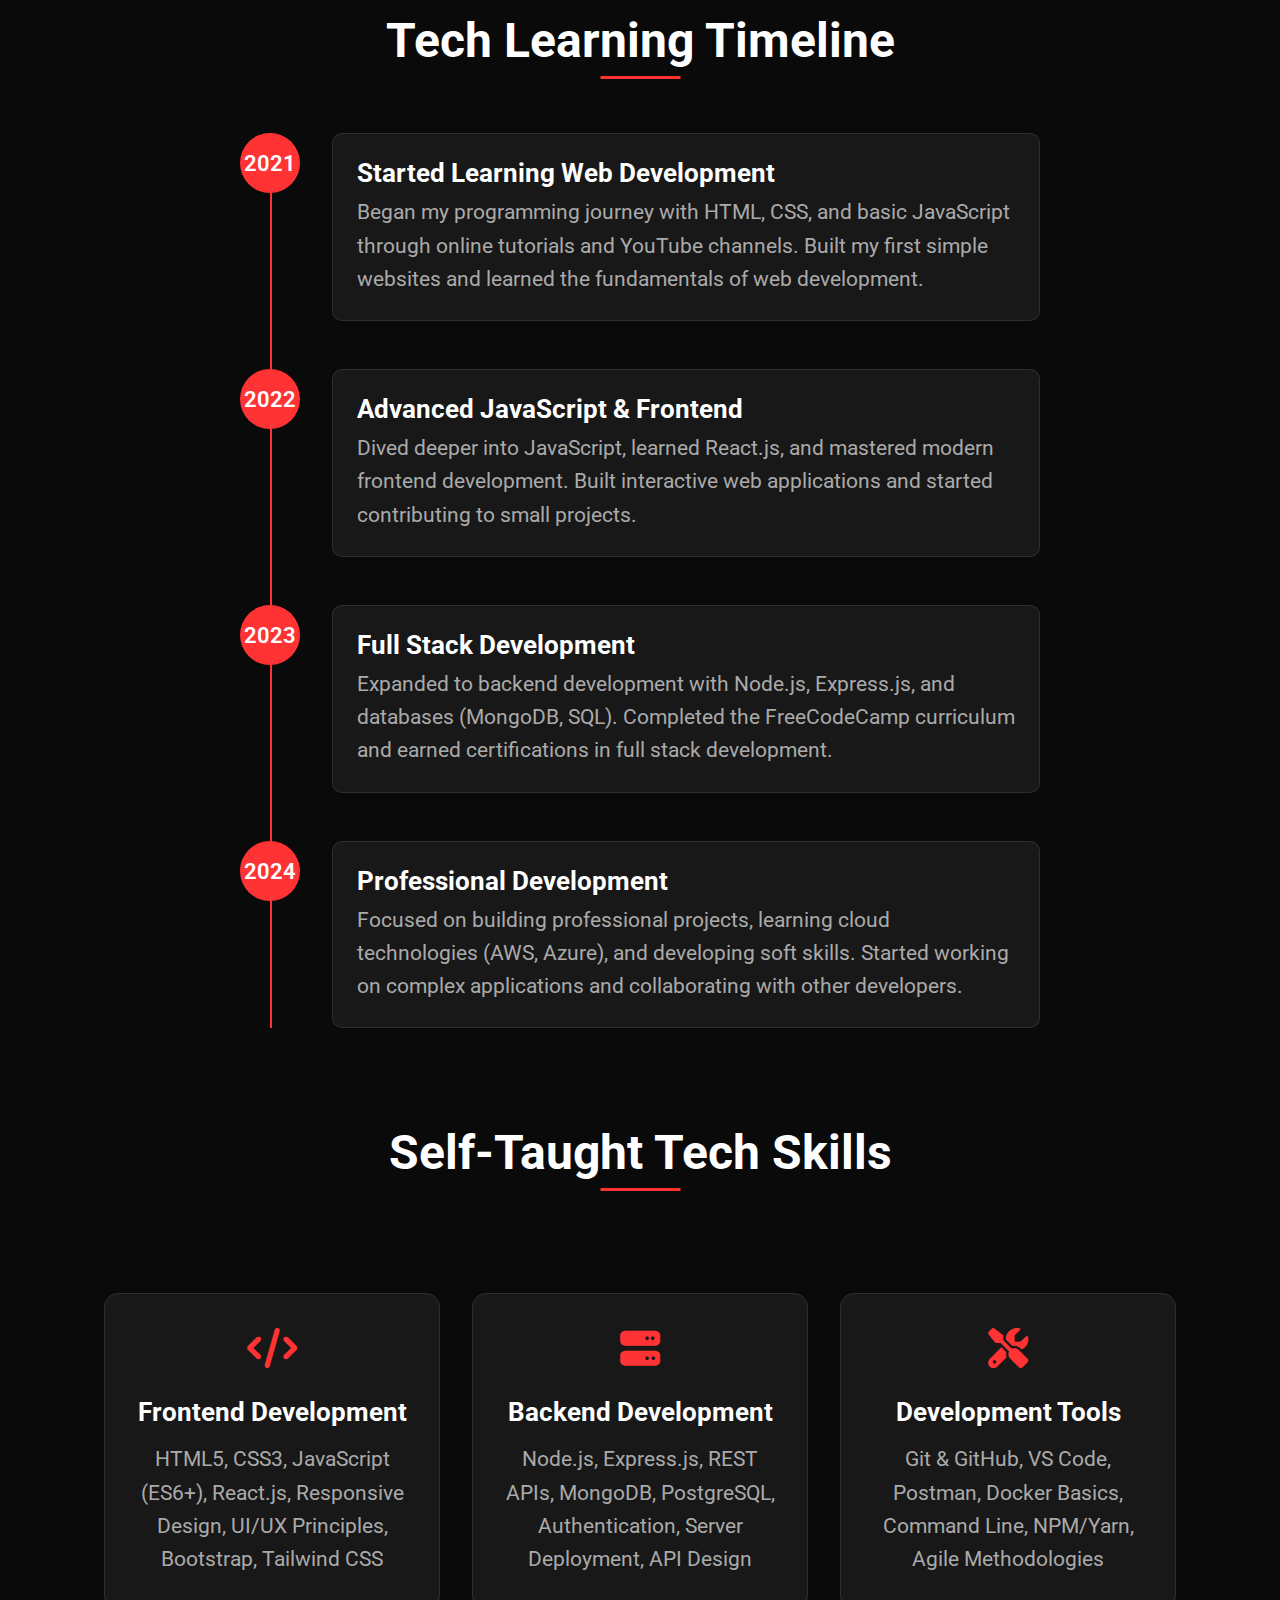
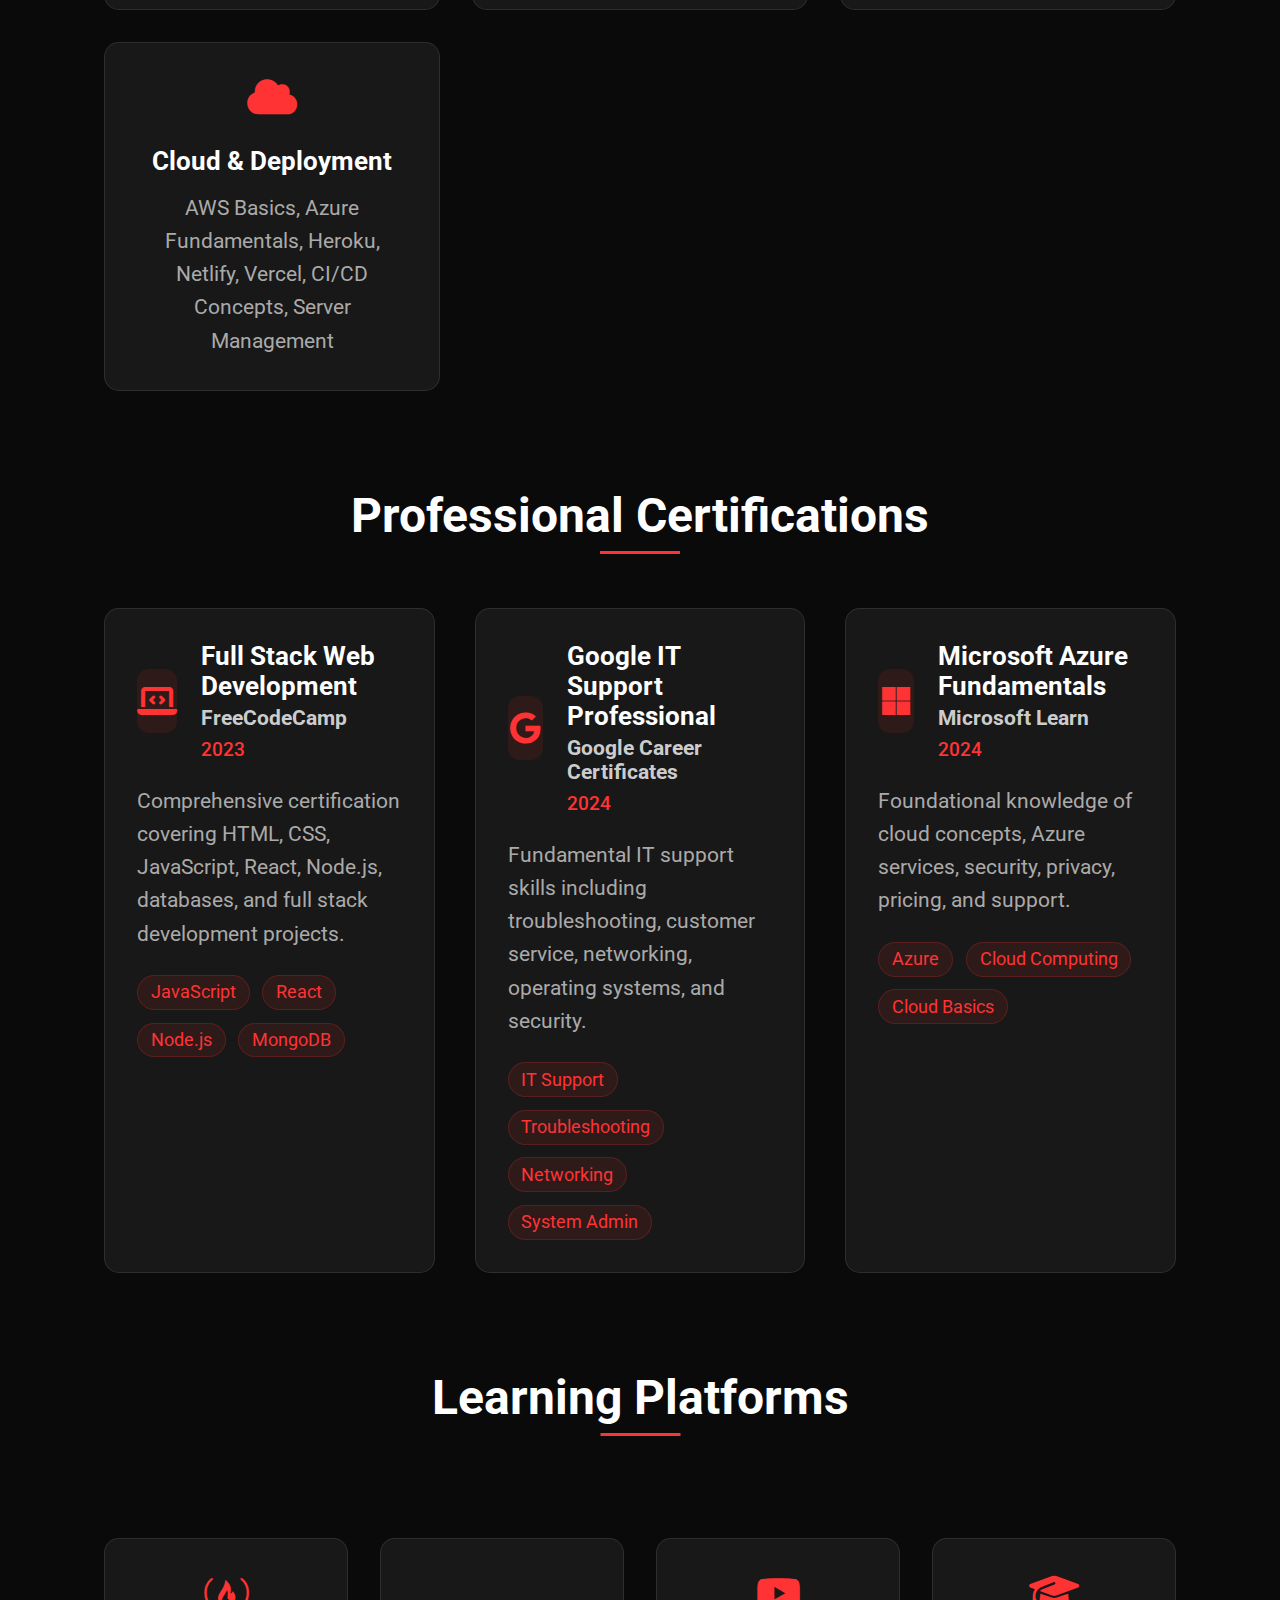
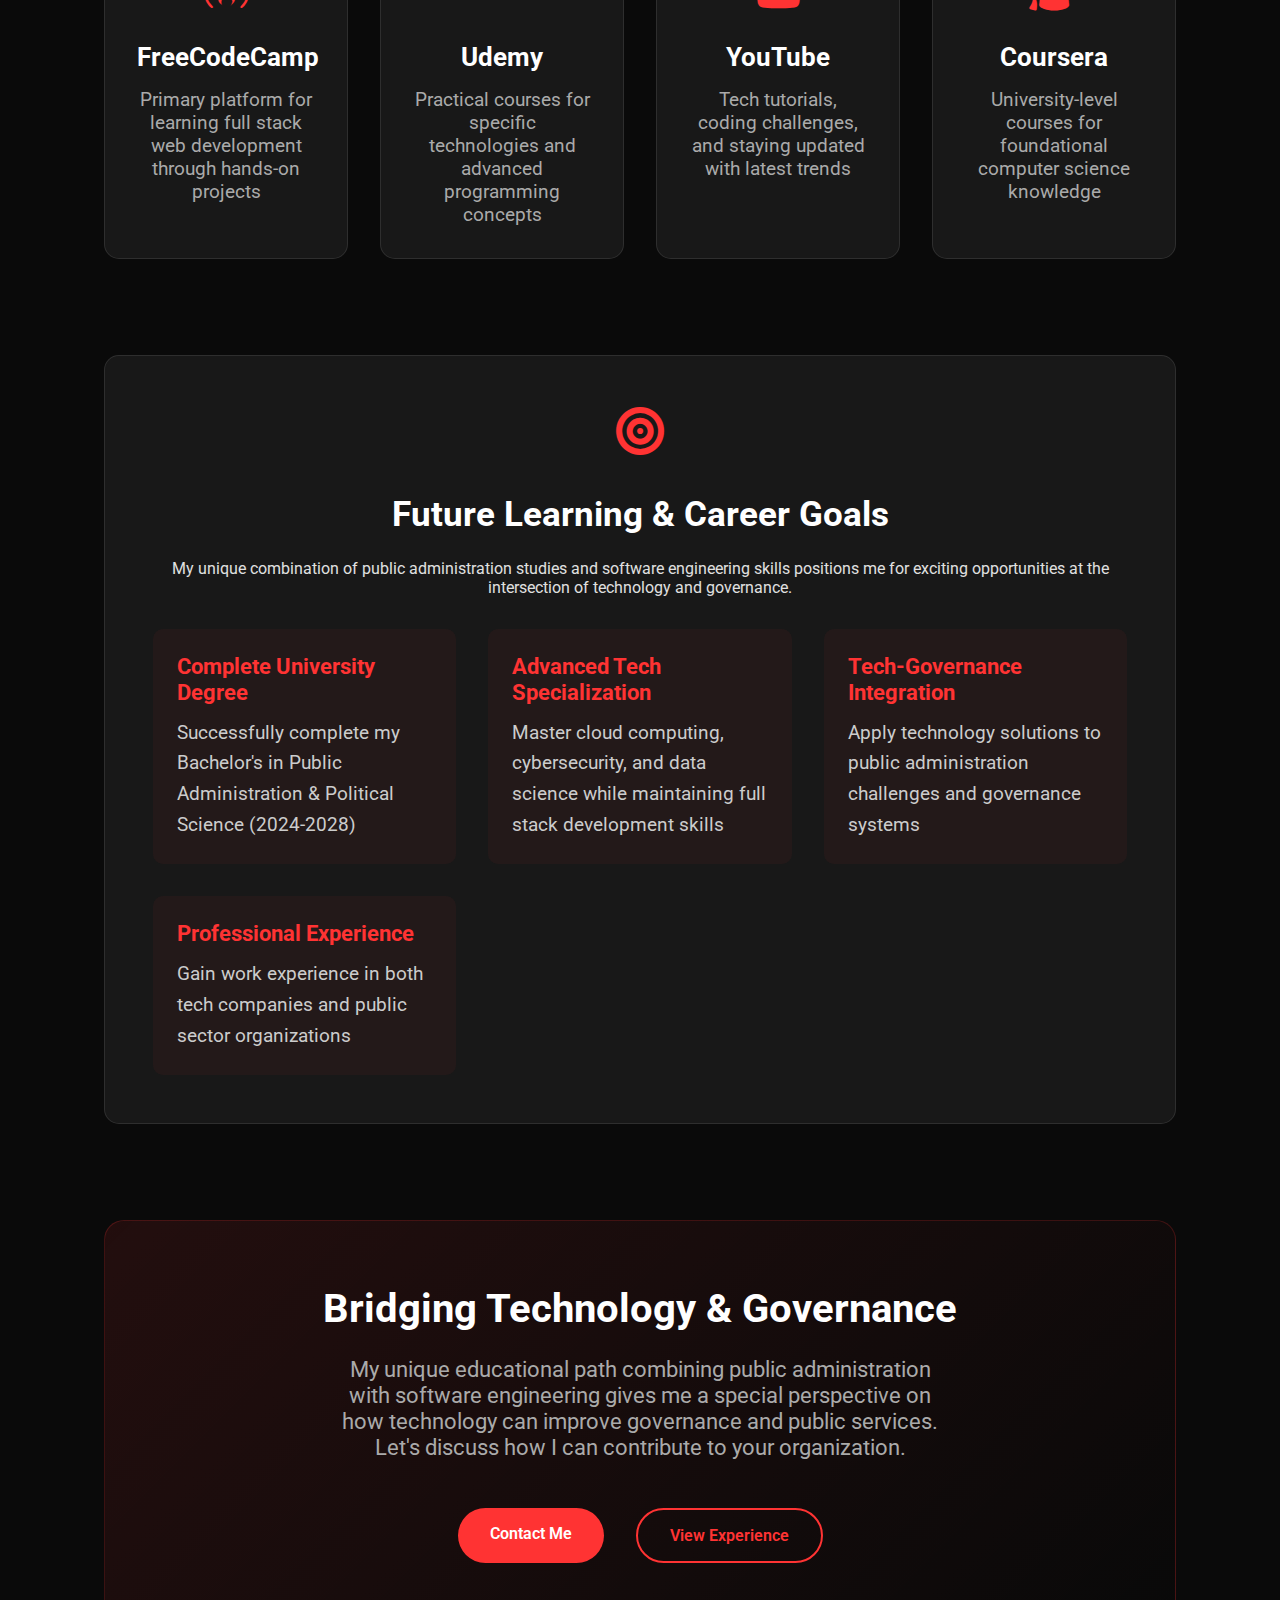
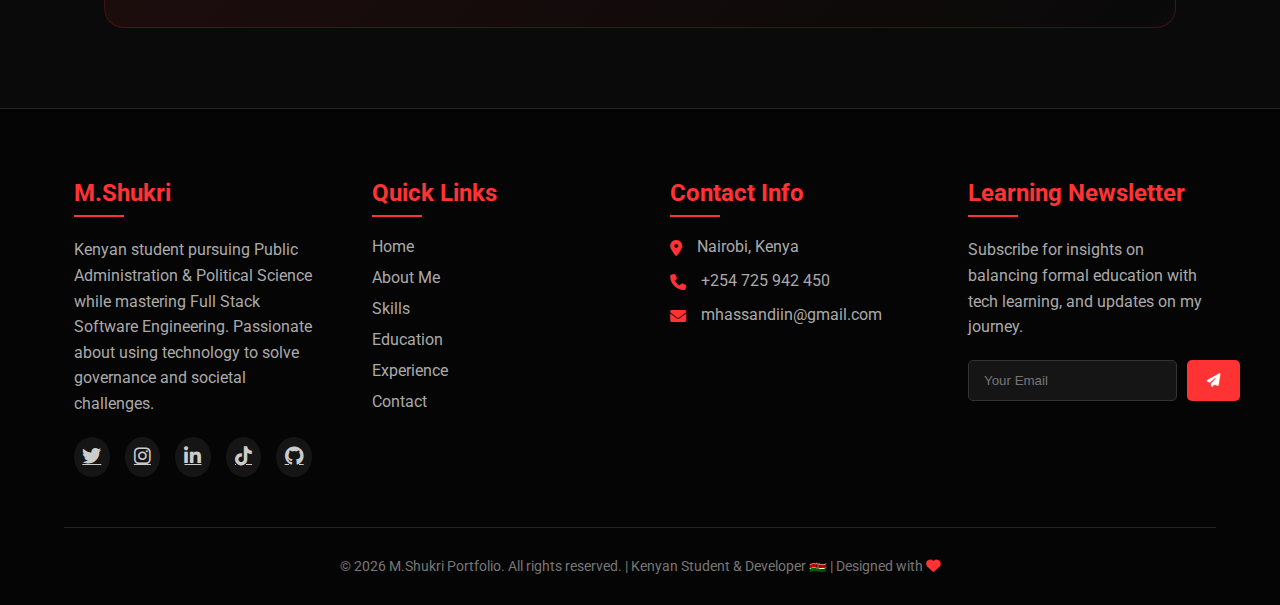
<file: education.html>
<!DOCTYPE html>
<html lang="en">
<head>
    <meta charset="UTF-8">
    <meta name="viewport" content="width=device-width, initial-scale=1.0">
    <title>Education - M.Shukri Portfolio</title>
    <link rel="stylesheet" href="https://cdnjs.cloudflare.com/ajax/libs/font-awesome/6.4.0/css/all.min.css">
    <link href="https://fonts.googleapis.com/css2?family=Roboto:wght@300;400;500;700&display=swap" rel="stylesheet">
    <style>
        /* Complete Dark Theme with Accurate Information */
        * {
            margin: 0;
            padding: 0;
            box-sizing: border-box;
        }
        
        body {
            font-family: 'Roboto', sans-serif;
            background: #0a0a0a;
            color: #e0e0e0;
            overflow-x: hidden;
            min-height: 100vh;
            display: flex;
            flex-direction: column;
        }
        
        /* Header with Dark Theme */
        header {
            display: flex;
            justify-content: space-between;
            align-items: center;
            padding: 20px 5%;
            position: fixed;
            top: 0;
            left: 0;
            width: 100%;
            z-index: 1000;
            background: rgba(15, 15, 15, 0.95);
            backdrop-filter: blur(10px);
            border-bottom: 1px solid #222;
            transition: all 0.3s ease;
        }
        
        header.scrolled {
            padding: 15px 5%;
            background: rgba(10, 10, 10, 0.98);
        }
        
        .logo {
            font-size: 1.8rem;
            font-weight: bold;
            color: #ff3333;
            text-decoration: none;
            transition: transform 0.3s;
        }
        
        .logo:hover {
            transform: scale(1.05);
        }
        
        .menu-toggle {
            display: none;
            background: none;
            border: none;
            color: #cccccc;
            font-size: 1.5rem;
            cursor: pointer;
            transition: color 0.3s;
        }
        
        .menu-toggle:hover {
            color: #ff3333;
        }
        
        nav {
            display: flex;
            gap: 20px;
            flex-wrap: wrap;
        }
        
        nav a {
            color: #cccccc;
            text-decoration: none;
            font-size: 1rem;
            transition: all 0.3s;
            padding: 5px 0;
            position: relative;
        }
        
        nav a.active,
        nav a:hover {
            color: #ff3333;
            transform: translateY(-2px);
        }
        
        nav a::after {
            content: '';
            position: absolute;
            bottom: 0;
            left: 0;
            width: 0;
            height: 2px;
            background: #ff3333;
            transition: width 0.3s ease;
        }
        
        nav a:hover::after,
        nav a.active::after {
            width: 100%;
        }
        
        /* Hero Section */
        .education-hero {
            height: 60vh;
            background: linear-gradient(rgba(10, 10, 10, 0.8), rgba(10, 10, 10, 0.8)), url('img/shukri.jpg') center/cover no-repeat;
            display: flex;
            align-items: center;
            justify-content: center;
            text-align: center;
            margin-top: 80px;
            position: relative;
            overflow: hidden;
        }
        
        .education-hero::before {
            content: '';
            position: absolute;
            top: 0;
            left: 0;
            width: 100%;
            height: 100%;
            background: linear-gradient(45deg, rgba(255, 51, 51, 0.1), transparent);
            z-index: 1;
        }
        
        .hero-content {
            position: relative;
            z-index: 2;
            max-width: 900px;
            padding: 0 2rem;
        }
        
        .hero-content h1 {
            font-size: 3.5rem;
            margin-bottom: 1.5rem;
            color: #ffffff;
            text-shadow: 2px 2px 10px rgba(0, 0, 0, 0.5);
        }
        
        .hero-content p {
            font-size: 1.6rem;
            color: #cccccc;
            margin-bottom: 2rem;
        }
        
        .kenya-flag {
            display: inline-block;
            margin-left: 10px;
            font-size: 1.4rem;
            animation: wave 3s infinite;
        }
        
        @keyframes wave {
            0%, 100% { transform: rotate(0deg); }
            25% { transform: rotate(5deg); }
            75% { transform: rotate(-5deg); }
        }
        
        /* Education Content */
        .education-content {
            padding: 6rem 5% 5rem;
            max-width: 1200px;
            margin: 0 auto;
            flex: 1;
        }
        
        .education-intro {
            text-align: center;
            max-width: 800px;
            margin: 0 auto 6rem;
        }
        
        .education-intro h2 {
            font-size: 3rem;
            margin-bottom: 2rem;
            position: relative;
            display: inline-block;
            color: #ffffff;
        }
        
        .education-intro h2::after {
            content: '';
            position: absolute;
            bottom: -10px;
            left: 50%;
            transform: translateX(-50%);
            width: 80px;
            height: 3px;
            background: #ff3333;
        }
        
        .education-intro p {
            font-size: 1.4rem;
            line-height: 1.8;
            color: #aaaaaa;
        }
        
        .dual-path {
            background: rgba(255, 51, 51, 0.05);
            border-left: 4px solid #ff3333;
            padding: 2rem;
            margin: 2rem 0;
            border-radius: 0 10px 10px 0;
        }
        
        .dual-path h3 {
            color: #ff3333;
            margin-bottom: 1rem;
            font-size: 1.6rem;
        }
        
        .dual-path p {
            font-size: 1.3rem;
            color: #cccccc;
        }
        
        /* Section Title */
        .section-title {
            font-size: 3rem;
            text-align: center;
            margin-bottom: 4rem;
            position: relative;
            display: inline-block;
            left: 50%;
            transform: translateX(-50%);
            color: #ffffff;
        }
        
        .section-title::after {
            content: '';
            position: absolute;
            bottom: -10px;
            left: 50%;
            transform: translateX(-50%);
            width: 80px;
            height: 3px;
            background: #ff3333;
        }
        
        /* Formal Education Section - Updated Information */
        .education-timeline {
            max-width: 900px;
            margin: 0 auto 6rem;
        }
        
        .education-item {
            background: rgba(30, 30, 30, 0.7);
            border-radius: 15px;
            padding: 2.5rem;
            margin-bottom: 3rem;
            border: 1px solid rgba(255, 255, 255, 0.1);
            transition: all 0.3s ease;
            position: relative;
            overflow: hidden;
        }
        
        .education-item::before {
            content: '';
            position: absolute;
            top: 0;
            left: 0;
            width: 5px;
            height: 100%;
            background: #ff3333;
        }
        
        .education-item:hover {
            transform: translateY(-5px);
            box-shadow: 0 10px 25px rgba(255, 51, 51, 0.2);
            border-color: rgba(255, 51, 51, 0.3);
        }
        
        .education-header {
            display: flex;
            align-items: flex-start;
            gap: 2rem;
            margin-bottom: 2rem;
        }
        
        .education-icon {
            width: 5rem;
            height: 5rem;
            background: #ff3333;
            border-radius: 50%;
            display: flex;
            align-items: center;
            justify-content: center;
            color: white;
            font-size: 2rem;
            flex-shrink: 0;
        }
        
        .education-info {
            flex: 1;
        }
        
        .education-info h3 {
            font-size: 2rem;
            color: white;
            margin-bottom: 0.5rem;
        }
        
        .education-info h4 {
            font-size: 1.6rem;
            color: #ff3333;
            margin-bottom: 1rem;
            font-weight: 600;
        }
        
        .education-meta {
            display: flex;
            flex-wrap: wrap;
            gap: 1.5rem;
            color: #cccccc;
            font-size: 1.2rem;
        }
        
        .education-meta i {
            margin-right: 0.5rem;
            color: #ff3333;
        }
        
        .status-badge {
            background: rgba(76, 175, 80, 0.2);
            color: #4CAF50;
            padding: 0.3rem 1rem;
            border-radius: 2rem;
            font-size: 1.1rem;
            font-weight: 500;
            display: inline-block;
            margin-left: 1rem;
        }
        
        .upcoming-badge {
            background: rgba(33, 150, 243, 0.2);
            color: #2196F3;
        }
        
        .education-description {
            font-size: 1.4rem;
            color: #aaaaaa;
            margin-bottom: 2rem;
            line-height: 1.8;
        }
        
        .education-highlights h5 {
            font-size: 1.6rem;
            color: white;
            margin-bottom: 1.5rem;
        }
        
        .education-highlights ul {
            list-style: none;
            margin-bottom: 2rem;
        }
        
        .education-highlights li {
            font-size: 1.3rem;
            color: #cccccc;
            margin-bottom: 1rem;
            padding-left: 2rem;
            position: relative;
        }
        
        .education-highlights li::before {
            content: '▸';
            position: absolute;
            left: 0;
            color: #ff3333;
        }
        
        .coursework h5 {
            font-size: 1.6rem;
            color: white;
            margin-bottom: 1.5rem;
        }
        
        .course-tags {
            display: flex;
            flex-wrap: wrap;
            gap: 1rem;
        }
        
        .course-tag {
            background: rgba(255, 51, 51, 0.1);
            color: #ff3333;
            padding: 0.6rem 1.2rem;
            border-radius: 2rem;
            font-size: 1.1rem;
            font-weight: 500;
            border: 1px solid rgba(255, 51, 51, 0.2);
            transition: all 0.3s ease;
        }
        
        .course-tag:hover {
            background: rgba(255, 51, 51, 0.2);
            transform: translateY(-2px);
        }
        
        /* Tech Learning Journey */
        .tech-journey {
            margin-bottom: 6rem;
        }
        
        .journey-timeline {
            max-width: 800px;
            margin: 0 auto;
            position: relative;
        }
        
        .journey-timeline::before {
            content: '';
            position: absolute;
            left: 30px;
            top: 0;
            bottom: 0;
            width: 2px;
            background: #ff3333;
        }
        
        .journey-item {
            display: flex;
            margin-bottom: 3rem;
            position: relative;
        }
        
        .journey-year {
            width: 60px;
            height: 60px;
            background: #ff3333;
            border-radius: 50%;
            display: flex;
            align-items: center;
            justify-content: center;
            color: white;
            font-size: 1.4rem;
            font-weight: 600;
            z-index: 1;
            flex-shrink: 0;
            margin-right: 2rem;
        }
        
        .journey-content {
            flex: 1;
            background: rgba(30, 30, 30, 0.7);
            border-radius: 10px;
            padding: 1.5rem;
            border: 1px solid rgba(255, 255, 255, 0.1);
            transition: all 0.3s ease;
        }
        
        .journey-content:hover {
            transform: translateX(10px);
            border-color: rgba(255, 51, 51, 0.3);
        }
        
        .journey-content h3 {
            font-size: 1.6rem;
            color: white;
            margin-bottom: 0.5rem;
        }
        
        .journey-content p {
            font-size: 1.3rem;
            color: #aaaaaa;
            line-height: 1.6;
        }
        
        /* Self-Taught Learning */
        .self-taught-learning {
            margin-bottom: 6rem;
        }
        
        .learning-areas {
            display: grid;
            grid-template-columns: repeat(auto-fit, minmax(250px, 1fr));
            gap: 2rem;
            margin-top: 3rem;
        }
        
        .learning-area {
            background: rgba(30, 30, 30, 0.7);
            border-radius: 15px;
            padding: 2rem;
            text-align: center;
            border: 1px solid rgba(255, 255, 255, 0.1);
            transition: all 0.3s ease;
        }
        
        .learning-area:hover {
            transform: translateY(-5px);
            box-shadow: 0 10px 25px rgba(255, 51, 51, 0.2);
            border-color: rgba(255, 51, 51, 0.3);
        }
        
        .learning-icon {
            font-size: 2.5rem;
            color: #ff3333;
            margin-bottom: 1.5rem;
        }
        
        .learning-area h3 {
            font-size: 1.6rem;
            color: white;
            margin-bottom: 1rem;
        }
        
        .learning-area p {
            font-size: 1.3rem;
            color: #aaaaaa;
            line-height: 1.6;
        }
        
        /* Certifications Section */
        .certifications-grid {
            display: grid;
            grid-template-columns: repeat(auto-fit, minmax(300px, 1fr));
            gap: 2.5rem;
            margin-bottom: 6rem;
        }
        
        .certification-card {
            background: rgba(30, 30, 30, 0.7);
            border-radius: 15px;
            padding: 2rem;
            border: 1px solid rgba(255, 255, 255, 0.1);
            transition: all 0.3s ease;
        }
        
        .certification-card:hover {
            transform: translateY(-5px);
            box-shadow: 0 10px 25px rgba(255, 51, 51, 0.2);
            border-color: rgba(255, 51, 51, 0.3);
        }
        
        .certification-header {
            display: flex;
            align-items: center;
            gap: 1.5rem;
            margin-bottom: 1.5rem;
        }
        
        .certification-icon {
            width: 4rem;
            height: 4rem;
            background: rgba(255, 51, 51, 0.1);
            border-radius: 12px;
            display: flex;
            align-items: center;
            justify-content: center;
            color: #ff3333;
            font-size: 2rem;
        }
        
        .certification-info h3 {
            font-size: 1.6rem;
            color: white;
            margin-bottom: 0.3rem;
        }
        
        .certification-info h4 {
            font-size: 1.3rem;
            color: #cccccc;
            margin-bottom: 0.5rem;
        }
        
        .certification-date {
            font-size: 1.2rem;
            color: #ff3333;
            font-weight: 500;
        }
        
        .certification-details p {
            font-size: 1.3rem;
            color: #aaaaaa;
            margin-bottom: 1.5rem;
            line-height: 1.6;
        }
        
        .certification-skills {
            display: flex;
            flex-wrap: wrap;
            gap: 0.8rem;
        }
        
        .skill-tag {
            background: rgba(255, 51, 51, 0.1);
            color: #ff3333;
            padding: 0.4rem 0.8rem;
            border-radius: 2rem;
            font-size: 1.1rem;
            border: 1px solid rgba(255, 51, 51, 0.2);
        }
        
        /* Learning Platforms */
        .platforms-section {
            margin-bottom: 6rem;
        }
        
        .platforms-grid {
            display: grid;
            grid-template-columns: repeat(auto-fit, minmax(200px, 1fr));
            gap: 2rem;
            margin-top: 3rem;
        }
        
        .platform-card {
            background: rgba(30, 30, 30, 0.7);
            border-radius: 15px;
            padding: 2rem;
            text-align: center;
            border: 1px solid rgba(255, 255, 255, 0.1);
            transition: all 0.3s ease;
        }
        
        .platform-card:hover {
            transform: translateY(-5px);
            box-shadow: 0 10px 25px rgba(255, 51, 51, 0.2);
            border-color: rgba(255, 51, 51, 0.3);
        }
        
        .platform-icon {
            font-size: 2.5rem;
            color: #ff3333;
            margin-bottom: 1.5rem;
        }
        
        .platform-card h3 {
            font-size: 1.6rem;
            color: white;
            margin-bottom: 1rem;
        }
        
        .platform-card p {
            font-size: 1.2rem;
            color: #aaaaaa;
        }
        
        /* Future Goals */
        .future-goals {
            background: rgba(30, 30, 30, 0.7);
            border-radius: 15px;
            padding: 3rem;
            margin-bottom: 6rem;
            border: 1px solid rgba(255, 255, 255, 0.1);
            text-align: center;
        }
        
        .goals-icon {
            font-size: 3rem;
            color: #ff3333;
            margin-bottom: 2rem;
        }
        
        .future-goals h3 {
            font-size: 2.2rem;
            color: white;
            margin-bottom: 1.5rem;
        }
        
        .goals-list {
            display: grid;
            grid-template-columns: repeat(auto-fit, minmax(250px, 1fr));
            gap: 2rem;
            margin-top: 2rem;
        }
        
        .goal-item {
            text-align: left;
            padding: 1.5rem;
            background: rgba(255, 51, 51, 0.05);
            border-radius: 10px;
        }
        
        .goal-item h4 {
            font-size: 1.4rem;
            color: #ff3333;
            margin-bottom: 0.8rem;
        }
        
        .goal-item p {
            font-size: 1.2rem;
            color: #cccccc;
            line-height: 1.6;
        }
        
        /* CTA Section */
        .education-cta {
            background: linear-gradient(135deg, rgba(255, 51, 51, 0.1), transparent);
            border-radius: 20px;
            padding: 4rem 3rem;
            text-align: center;
            border: 1px solid rgba(255, 51, 51, 0.2);
            margin-top: 4rem;
        }
        
        .cta-content h2 {
            font-size: 2.5rem;
            margin-bottom: 1.5rem;
            color: white;
        }
        
        .cta-content p {
            font-size: 1.4rem;
            color: #aaaaaa;
            margin-bottom: 3rem;
            max-width: 600px;
            margin-left: auto;
            margin-right: auto;
        }
        
        .cta-buttons {
            display: flex;
            justify-content: center;
            gap: 2rem;
            flex-wrap: wrap;
        }
        
        .btn {
            display: inline-block;
            background: #ff3333;
            color: white;
            padding: 1rem 2rem;
            border-radius: 3rem;
            text-decoration: none;
            font-weight: 600;
            transition: all 0.3s ease;
            border: none;
            cursor: pointer;
        }
        
        .btn:hover {
            transform: translateY(-3px);
            box-shadow: 0 5px 15px rgba(255, 51, 51, 0.3);
        }
        
        .btn-outline {
            background: transparent;
            border: 2px solid #ff3333;
            color: #ff3333;
        }
        
        .btn-outline:hover {
            background: rgba(255, 51, 51, 0.1);
        }
        
        /* Beautiful Footer */
        footer {
            background: #050505;
            color: #e0e0e0;
            padding: 60px 5% 30px;
            margin-top: auto;
            border-top: 1px solid #222;
        }
        
        .footer-container {
            display: grid;
            grid-template-columns: repeat(auto-fit, minmax(250px, 1fr));
            gap: 40px;
            max-width: 1200px;
            margin: 0 auto;
        }
        
        .footer-section {
            padding: 10px;
        }
        
        .footer-section h3 {
            color: #ff3333;
            font-size: 1.5rem;
            margin-bottom: 20px;
            position: relative;
            padding-bottom: 10px;
        }
        
        .footer-section h3::after {
            content: '';
            position: absolute;
            left: 0;
            bottom: 0;
            width: 50px;
            height: 2px;
            background: #ff3333;
        }
        
        .footer-section p {
            color: #aaaaaa;
            line-height: 1.6;
            margin-bottom: 20px;
        }
        
        .footer-links {
            list-style: none;
        }
        
        .footer-links li {
            margin-bottom: 12px;
        }
        
        .footer-links a {
            color: #aaaaaa;
            text-decoration: none;
            transition: color 0.3s, padding-left 0.3s;
            display: block;
        }
        
        .footer-links a:hover {
            color: #ff3333;
            padding-left: 10px;
        }
        
        .footer-social {
            display: flex;
            gap: 15px;
            margin-top: 20px;
        }
        
        .footer-social a {
            display: inline-flex;
            justify-content: center;
            align-items: center;
            width: 40px;
            height: 40px;
            background: #151515;
            border-radius: 50%;
            color: #cccccc;
            font-size: 1.2rem;
            transition: all 0.3s;
        }
        
        .footer-social a:hover {
            background: #ff3333;
            color: #ffffff;
            transform: translateY(-5px);
            box-shadow: 0 5px 15px rgba(255, 51, 51, 0.3);
        }
        
        .footer-contact li {
            display: flex;
            align-items: flex-start;
            gap: 15px;
            margin-bottom: 15px;
            color: #aaaaaa;
        }
        
        .footer-contact i {
            color: #ff3333;
            margin-top: 3px;
        }
        
        .newsletter-form {
            display: flex;
            gap: 10px;
            margin-top: 20px;
        }
        
        .newsletter-form input {
            flex: 1;
            padding: 12px 15px;
            border: 1px solid #333;
            border-radius: 5px;
            background: #151515;
            color: #cccccc;
            outline: none;
            transition: border-color 0.3s;
        }
        
        .newsletter-form input:focus {
            border-color: #ff3333;
        }
        
        .newsletter-form button {
            background: #ff3333;
            color: #ffffff;
            border: none;
            padding: 0 20px;
            border-radius: 5px;
            cursor: pointer;
            transition: background 0.3s, transform 0.3s;
        }
        
        .newsletter-form button:hover {
            background: #cc0000;
            transform: translateY(-2px);
        }
        
        .footer-bottom {
            text-align: center;
            padding-top: 30px;
            margin-top: 40px;
            border-top: 1px solid #222;
            color: #777777;
            font-size: 0.9rem;
        }
        
        /* Back to Top Button */
        .back-to-top {
            position: fixed;
            bottom: 30px;
            right: 30px;
            width: 50px;
            height: 50px;
            background: #ff3333;
            color: #ffffff;
            border-radius: 50%;
            display: flex;
            align-items: center;
            justify-content: center;
            font-size: 1.5rem;
            cursor: pointer;
            opacity: 0;
            visibility: hidden;
            transition: all 0.3s;
            z-index: 1000;
            border: none;
            box-shadow: 0 5px 15px rgba(255, 51, 51, 0.3);
        }
        
        .back-to-top.show {
            opacity: 1;
            visibility: visible;
        }
        
        .back-to-top:hover {
            transform: translateY(-5px) scale(1.1);
            box-shadow: 0 8px 20px rgba(255, 51, 51, 0.4);
        }
        
        /* Responsive Media Queries */
        @media screen and (max-width: 1024px) {
            .hero-content h1 {
                font-size: 3rem;
            }
            
            .hero-content p {
                font-size: 1.4rem;
            }
            
            .education-intro h2 {
                font-size: 2.5rem;
            }
            
            .section-title {
                font-size: 2.5rem;
            }
            
            .footer-container {
                grid-template-columns: repeat(2, 1fr);
            }
        }
        
        @media screen and (max-width: 768px) {
            header {
                padding: 15px 5%;
            }
            
            .menu-toggle {
                display: block;
            }
            
            nav {
                position: fixed;
                top: 70px;
                left: 0;
                width: 100%;
                background: rgba(15, 15, 15, 0.98);
                flex-direction: column;
                align-items: center;
                padding: 20px 0;
                gap: 15px;
                transform: translateY(-100%);
                opacity: 0;
                visibility: hidden;
                transition: all 0.3s ease;
                backdrop-filter: blur(10px);
                border-bottom: 1px solid #222;
            }
            
            nav.active {
                transform: translateY(0);
                opacity: 1;
                visibility: visible;
            }
            
            .education-hero {
                height: 50vh;
                margin-top: 70px;
            }
            
            .education-header {
                flex-direction: column;
                text-align: center;
                gap: 1.5rem;
            }
            
            .education-icon {
                align-self: center;
            }
            
            .education-meta {
                justify-content: center;
            }
            
            .journey-timeline::before {
                left: 25px;
            }
            
            .journey-year {
                width: 50px;
                height: 50px;
                font-size: 1.2rem;
                margin-right: 1.5rem;
            }
            
            .certifications-grid,
            .learning-areas,
            .platforms-grid {
                grid-template-columns: 1fr;
                max-width: 500px;
                margin-left: auto;
                margin-right: auto;
            }
            
            .education-item {
                padding: 2rem;
            }
            
            .cta-buttons {
                flex-direction: column;
                align-items: center;
                gap: 1.5rem;
            }
            
            .btn {
                width: 100%;
                max-width: 250px;
                text-align: center;
            }
            
            .footer-container {
                grid-template-columns: 1fr;
                text-align: center;
            }
            
            .footer-section h3::after {
                left: 50%;
                transform: translateX(-50%);
            }
            
            .newsletter-form {
                flex-direction: column;
            }
            
            .back-to-top {
                bottom: 20px;
                right: 20px;
                width: 45px;
                height: 45px;
                font-size: 1.3rem;
            }
        }
        
        @media screen and (max-width: 480px) {
            .logo {
                font-size: 1.5rem;
            }
            
            .education-hero {
                height: 40vh;
            }
            
            .hero-content h1 {
                font-size: 2.2rem;
            }
            
            .hero-content p {
                font-size: 1.2rem;
            }
            
            .education-intro h2 {
                font-size: 2rem;
            }
            
            .section-title {
                font-size: 2rem;
            }
            
            .education-info h3 {
                font-size: 1.6rem;
            }
            
            .education-info h4 {
                font-size: 1.4rem;
            }
            
            .education-description {
                font-size: 1.2rem;
            }
            
            .journey-timeline::before {
                left: 20px;
            }
            
            .journey-year {
                width: 40px;
                height: 40px;
                font-size: 1rem;
                margin-right: 1rem;
            }
            
            .journey-content {
                padding: 1rem;
            }
            
            .certification-card,
            .learning-area,
            .platform-card,
            .future-goals {
                padding: 1.5rem;
            }
            
            .education-cta {
                padding: 3rem 1.5rem;
            }
            
            .cta-content h2 {
                font-size: 1.8rem;
            }
            
            .footer-section {
                padding: 0;
            }
            
            .footer-social {
                justify-content: center;
            }
            
            .back-to-top {
                bottom: 15px;
                right: 15px;
                width: 40px;
                height: 40px;
                font-size: 1.2rem;
            }
        }
        
        @media screen and (max-width: 360px) {
            .hero-content h1 {
                font-size: 2rem;
            }
            
            .education-intro h2 {
                font-size: 1.8rem;
            }
            
            .section-title {
                font-size: 1.8rem;
            }
            
            .education-meta {
                flex-direction: column;
                gap: 0.5rem;
            }
            
            .course-tags,
            .certification-skills {
                justify-content: center;
            }
        }
        
        /* Scrollbar Styling */
        ::-webkit-scrollbar {
            width: 10px;
        }
        
        ::-webkit-scrollbar-track {
            background: #111111;
        }
        
        ::-webkit-scrollbar-thumb {
            background: #ff3333;
            border-radius: 5px;
        }
        
        ::-webkit-scrollbar-thumb:hover {
            background: #cc0000;
        }
    </style>
</head>
<body>
    <header>
        <a href="index.html" class="logo">M.Shukri</a>
        <button class="menu-toggle" id="menuToggle">
            <i class="fas fa-bars"></i>
        </button>
        <nav id="mainNav">
            <a href="index.html">Home</a>
            <a href="about.html">About</a>
            <a href="skills.html">Skills</a>
            <a href="experience.html">Experience</a>
            <a href="education.html" class="active">Education</a>
            <a href="contact.html">Contact</a>
        </nav>
    </header>

    <section class="education-hero">
        <div class="hero-content">
            <h1>My Education Journey</h1>
            <p>Combining Formal Education with Self-Taught Tech Skills <span class="kenya-flag">🇰🇪</span></p>
        </div>
    </section>

    <section class="education-content">
        <div class="education-intro">
            <h2>Balancing Academia & Technology</h2>
            <p>My educational path uniquely combines formal university studies in Public Administration and Political Science with intensive self-taught software engineering skills. This dual approach allows me to understand both governance systems and the technology that drives modern solutions.</p>
            
            <div class="dual-path">
                <h3>Dual Learning Path</h3>
                <p>I'm pursuing a university degree in Public Administration & Political Science while simultaneously mastering Full Stack Software Engineering through online platforms and practical projects. This combination gives me a unique perspective on how technology can solve real-world governance and societal challenges.</p>
            </div>
        </div>

        <!-- Formal Education Section -->
        <div class="education-section">
            <h2 class="section-title">Formal Education</h2>
            <div class="education-timeline">
                <div class="education-item">
                    <div class="education-header">
                        <div class="education-icon">
                            <i class="fas fa-university"></i>
                        </div>
                        <div class="education-info">
                            <h3>Public Administration & Political Science</h3>
                            <h4>University of Nairobi, Kenya</h4>
                            <div class="education-meta">
                                <span class="education-period"><i class="fas fa-calendar"></i> Expected: 2024 - 2028</span>
                                <span class="education-location"><i class="fas fa-map-marker-alt"></i> Nairobi, Kenya</span>
                                <span class="education-status"><i class="fas fa-clock"></i> Applied May 2024</span>
                            </div>
                            <span class="status-badge upcoming-badge">Starting Soon</span>
                        </div>
                    </div>
                    <div class="education-details">
                        <p class="education-description">Currently pursuing a Bachelor's degree in Public Administration and Political Science, focusing on governance, policy analysis, and public sector management. This program provides essential knowledge about government systems, public policy, and administrative processes.</p>
                        <div class="education-highlights">
                            <h5>Expected Learning Outcomes:</h5>
                            <ul>
                                <li>Understanding of public policy formulation and implementation</li>
                                <li>Knowledge of political systems and governance structures</li>
                                <li>Skills in public administration and management</li>
                                <li>Analytical abilities for policy research and evaluation</li>
                                <li>Understanding of international relations and diplomacy</li>
                            </ul>
                        </div>
                        <div class="coursework">
                            <h5>Core Subjects:</h5>
                            <div class="course-tags">
                                <span class="course-tag">Public Policy</span>
                                <span class="course-tag">Political Theory</span>
                                <span class="course-tag">Governance</span>
                                <span class="course-tag">Administrative Law</span>
                                <span class="course-tag">Public Finance</span>
                                <span class="course-tag">International Relations</span>
                            </div>
                        </div>
                    </div>
                </div>

                <div class="education-item">
                    <div class="education-header">
                        <div class="education-icon">
                            <i class="fas fa-graduation-cap"></i>
                        </div>
                        <div class="education-info">
                            <h3>Kenya Certificate of Secondary Education (KCSE)</h3>
                            <h4>High School Diploma</h4>
                            <div class="education-meta">
                                <span class="education-period"><i class="fas fa-calendar"></i> 2019 - 2023</span>
                                <span class="education-location"><i class="fas fa-map-marker-alt"></i> Nairobi, Kenya</span>
                                <span class="education-gpa"><i class="fas fa-star"></i> Completed 2023</span>
                            </div>
                            <span class="status-badge">Completed</span>
                        </div>
                    </div>
                    <div class="education-details">
                        <p class="education-description">Completed secondary education with strong performance in sciences and mathematics. Developed foundational analytical and problem-solving skills that formed the basis for my interest in both technology and governance.</p>
                        <div class="education-highlights">
                            <h5>Achievements & Activities:</h5>
                            <ul>
                                <li>Strong performance in Mathematics and Sciences</li>
                                <li>Participation in school science clubs</li>
                                <li>Developed early interest in technology and computers</li>
                                <li>Participated in debate club, enhancing communication skills</li>
                                <li>Volunteered in community service projects</li>
                            </ul>
                        </div>
                    </div>
                </div>
            </div>
        </div>

        <!-- Tech Learning Journey -->
        <div class="tech-journey">
            <h2 class="section-title">Tech Learning Timeline</h2>
            <div class="journey-timeline">
                <div class="journey-item">
                    <div class="journey-year">2021</div>
                    <div class="journey-content">
                        <h3>Started Learning Web Development</h3>
                        <p>Began my programming journey with HTML, CSS, and basic JavaScript through online tutorials and YouTube channels. Built my first simple websites and learned the fundamentals of web development.</p>
                    </div>
                </div>

                <div class="journey-item">
                    <div class="journey-year">2022</div>
                    <div class="journey-content">
                        <h3>Advanced JavaScript & Frontend</h3>
                        <p>Dived deeper into JavaScript, learned React.js, and mastered modern frontend development. Built interactive web applications and started contributing to small projects.</p>
                    </div>
                </div>

                <div class="journey-item">
                    <div class="journey-year">2023</div>
                    <div class="journey-content">
                        <h3>Full Stack Development</h3>
                        <p>Expanded to backend development with Node.js, Express.js, and databases (MongoDB, SQL). Completed the FreeCodeCamp curriculum and earned certifications in full stack development.</p>
                    </div>
                </div>

                <div class="journey-item">
                    <div class="journey-year">2024</div>
                    <div class="journey-content">
                        <h3>Professional Development</h3>
                        <p>Focused on building professional projects, learning cloud technologies (AWS, Azure), and developing soft skills. Started working on complex applications and collaborating with other developers.</p>
                    </div>
                </div>
            </div>
        </div>

        <!-- Self-Taught Learning Areas -->
        <div class="self-taught-learning">
            <h2 class="section-title">Self-Taught Tech Skills</h2>
            <div class="learning-areas">
                <div class="learning-area">
                    <div class="learning-icon">
                        <i class="fas fa-code"></i>
                    </div>
                    <h3>Frontend Development</h3>
                    <p>HTML5, CSS3, JavaScript (ES6+), React.js, Responsive Design, UI/UX Principles, Bootstrap, Tailwind CSS</p>
                </div>

                <div class="learning-area">
                    <div class="learning-icon">
                        <i class="fas fa-server"></i>
                    </div>
                    <h3>Backend Development</h3>
                    <p>Node.js, Express.js, REST APIs, MongoDB, PostgreSQL, Authentication, Server Deployment, API Design</p>
                </div>

                <div class="learning-area">
                    <div class="learning-icon">
                        <i class="fas fa-tools"></i>
                    </div>
                    <h3>Development Tools</h3>
                    <p>Git & GitHub, VS Code, Postman, Docker Basics, Command Line, NPM/Yarn, Agile Methodologies</p>
                </div>

                <div class="learning-area">
                    <div class="learning-icon">
                        <i class="fas fa-cloud"></i>
                    </div>
                    <h3>Cloud & Deployment</h3>
                    <p>AWS Basics, Azure Fundamentals, Heroku, Netlify, Vercel, CI/CD Concepts, Server Management</p>
                </div>
            </div>
        </div>

        <!-- Certifications -->
        <div class="certifications-section">
            <h2 class="section-title">Professional Certifications</h2>
            <div class="certifications-grid">
                <div class="certification-card">
                    <div class="certification-header">
                        <div class="certification-icon">
                            <i class="fas fa-laptop-code"></i>
                        </div>
                        <div class="certification-info">
                            <h3>Full Stack Web Development</h3>
                            <h4>FreeCodeCamp</h4>
                            <span class="certification-date">2023</span>
                        </div>
                    </div>
                    <div class="certification-details">
                        <p>Comprehensive certification covering HTML, CSS, JavaScript, React, Node.js, databases, and full stack development projects.</p>
                        <div class="certification-skills">
                            <span class="skill-tag">JavaScript</span>
                            <span class="skill-tag">React</span>
                            <span class="skill-tag">Node.js</span>
                            <span class="skill-tag">MongoDB</span>
                        </div>
                    </div>
                </div>

                <div class="certification-card">
                    <div class="certification-header">
                        <div class="certification-icon">
                            <i class="fab fa-google"></i>
                        </div>
                        <div class="certification-info">
                            <h3>Google IT Support Professional</h3>
                            <h4>Google Career Certificates</h4>
                            <span class="certification-date">2024</span>
                        </div>
                    </div>
                    <div class="certification-details">
                        <p>Fundamental IT support skills including troubleshooting, customer service, networking, operating systems, and security.</p>
                        <div class="certification-skills">
                            <span class="skill-tag">IT Support</span>
                            <span class="skill-tag">Troubleshooting</span>
                            <span class="skill-tag">Networking</span>
                            <span class="skill-tag">System Admin</span>
                        </div>
                    </div>
                </div>

                <div class="certification-card">
                    <div class="certification-header">
                        <div class="certification-icon">
                            <i class="fab fa-microsoft"></i>
                        </div>
                        <div class="certification-info">
                            <h3>Microsoft Azure Fundamentals</h3>
                            <h4>Microsoft Learn</h4>
                            <span class="certification-date">2024</span>
                        </div>
                    </div>
                    <div class="certification-details">
                        <p>Foundational knowledge of cloud concepts, Azure services, security, privacy, pricing, and support.</p>
                        <div class="certification-skills">
                            <span class="skill-tag">Azure</span>
                            <span class="skill-tag">Cloud Computing</span>
                            <span class="skill-tag">Cloud Basics</span>
                        </div>
                    </div>
                </div>
            </div>
        </div>

        <!-- Learning Platforms -->
        <div class="platforms-section">
            <h2 class="section-title">Learning Platforms</h2>
            <div class="platforms-grid">
                <div class="platform-card">
                    <div class="platform-icon">
                        <i class="fab fa-free-code-camp"></i>
                    </div>
                    <h3>FreeCodeCamp</h3>
                    <p>Primary platform for learning full stack web development through hands-on projects</p>
                </div>

                <div class="platform-card">
                    <div class="platform-icon">
                        <i class="fab fa-udemy"></i>
                    </div>
                    <h3>Udemy</h3>
                    <p>Practical courses for specific technologies and advanced programming concepts</p>
                </div>

                <div class="platform-card">
                    <div class="platform-icon">
                        <i class="fab fa-youtube"></i>
                    </div>
                    <h3>YouTube</h3>
                    <p>Tech tutorials, coding challenges, and staying updated with latest trends</p>
                </div>

                <div class="platform-card">
                    <div class="platform-icon">
                        <i class="fas fa-graduation-cap"></i>
                    </div>
                    <h3>Coursera</h3>
                    <p>University-level courses for foundational computer science knowledge</p>
                </div>
            </div>
        </div>

        <!-- Future Goals -->
        <div class="future-goals">
            <div class="goals-icon">
                <i class="fas fa-bullseye"></i>
            </div>
            <h3>Future Learning & Career Goals</h3>
            <p>My unique combination of public administration studies and software engineering skills positions me for exciting opportunities at the intersection of technology and governance.</p>
            
            <div class="goals-list">
                <div class="goal-item">
                    <h4>Complete University Degree</h4>
                    <p>Successfully complete my Bachelor's in Public Administration & Political Science (2024-2028)</p>
                </div>
                
                <div class="goal-item">
                    <h4>Advanced Tech Specialization</h4>
                    <p>Master cloud computing, cybersecurity, and data science while maintaining full stack development skills</p>
                </div>
                
                <div class="goal-item">
                    <h4>Tech-Governance Integration</h4>
                    <p>Apply technology solutions to public administration challenges and governance systems</p>
                </div>
                
                <div class="goal-item">
                    <h4>Professional Experience</h4>
                    <p>Gain work experience in both tech companies and public sector organizations</p>
                </div>
            </div>
        </div>

        <!-- Call to Action -->
        <div class="education-cta">
            <div class="cta-content">
                <h2>Bridging Technology & Governance</h2>
                <p>My unique educational path combining public administration with software engineering gives me a special perspective on how technology can improve governance and public services. Let's discuss how I can contribute to your organization.</p>
                <div class="cta-buttons">
                    <a href="contact.html" class="btn">Contact Me</a>
                    <a href="experience.html" class="btn btn-outline">View Experience</a>
                </div>
            </div>
        </div>
    </section>

    <!-- Beautiful Footer -->
    <footer>
        <div class="footer-container">
            <div class="footer-section">
                <h3>M.Shukri</h3>
                <p>Kenyan student pursuing Public Administration & Political Science while mastering Full Stack Software Engineering. Passionate about using technology to solve governance and societal challenges.</p>
                <div class="footer-social">
                    <a href="#"><i class="fab fa-twitter"></i></a>
                    <a href="#"><i class="fab fa-instagram"></i></a>
                    <a href="#"><i class="fab fa-linkedin-in"></i></a>
                    <a href="#"><i class="fab fa-tiktok"></i></a>
                    <a href="#"><i class="fab fa-github"></i></a>
                </div>
            </div>
            
            <div class="footer-section">
                <h3>Quick Links</h3>
                <ul class="footer-links">
                    <li><a href="index.html">Home</a></li>
                    <li><a href="about.html">About Me</a></li>
                    <li><a href="skills.html">Skills</a></li>
                    <li><a href="education.html">Education</a></li>
                    <li><a href="experience.html">Experience</a></li>
                    <li><a href="contact.html">Contact</a></li>
                </ul>
            </div>
            
            <div class="footer-section">
                <h3>Contact Info</h3>
                <ul class="footer-contact">
                    <li>
                        <i class="fas fa-map-marker-alt"></i>
                        <span>Nairobi, Kenya</span>
                    </li>
                    <li>
                        <i class="fas fa-phone"></i>
                        <span>+254 725 942 450</span>
                    </li>
                    <li>
                        <i class="fas fa-envelope"></i>
                        <span>mhassandiin@gmail.com</span>
                    </li>
                </ul>
            </div>
            
            <div class="footer-section">
                <h3>Learning Newsletter</h3>
                <p>Subscribe for insights on balancing formal education with tech learning, and updates on my journey.</p>
                <form class="newsletter-form">
                    <input type="email" placeholder="Your Email" required>
                    <button type="submit"><i class="fas fa-paper-plane"></i></button>
                </form>
            </div>
        </div>
        
        <div class="footer-bottom">
            <p>&copy; <span id="currentYear">2024</span> M.Shukri Portfolio. All rights reserved. | Kenyan Student & Developer 🇰🇪 | Designed with <i class="fas fa-heart" style="color: #ff3333;"></i></p>
        </div>
    </footer>

    <!-- Back to Top Button -->
    <button class="back-to-top" id="backToTop">
        <i class="fas fa-arrow-up"></i>
    </button>

    <script>
        document.addEventListener('DOMContentLoaded', function() {
            // Mobile menu toggle
            const menuToggle = document.getElementById('menuToggle');
            const mainNav = document.getElementById('mainNav');
            
            if (menuToggle) {
                menuToggle.addEventListener('click', function(e) {
                    e.stopPropagation();
                    mainNav.classList.toggle('active');
                    const icon = menuToggle.querySelector('i');
                    if (mainNav.classList.contains('active')) {
                        icon.classList.remove('fa-bars');
                        icon.classList.add('fa-times');
                    } else {
                        icon.classList.remove('fa-times');
                        icon.classList.add('fa-bars');
                    }
                });
            }
            
            // Close menu when clicking on a link
            const navLinks = document.querySelectorAll('nav a');
            navLinks.forEach(link => {
                link.addEventListener('click', function() {
                    mainNav.classList.remove('active');
                    const icon = menuToggle.querySelector('i');
                    icon.classList.remove('fa-times');
                    icon.classList.add('fa-bars');
                });
            });
            
            // Close mobile menu when clicking outside
            document.addEventListener('click', function(event) {
                const isClickInsideNav = mainNav.contains(event.target);
                const isClickOnMenuBtn = menuToggle.contains(event.target);
                
                if (!isClickInsideNav && !isClickOnMenuBtn && mainNav.classList.contains('active')) {
                    mainNav.classList.remove('active');
                    const icon = menuToggle.querySelector('i');
                    icon.classList.remove('fa-times');
                    icon.classList.add('fa-bars');
                }
            });
            
            // Back to Top Button
            const backToTopBtn = document.getElementById('backToTop');
            
            window.addEventListener('scroll', function() {
                const header = document.querySelector('header');
                
                // Header scroll effect
                if (window.scrollY > 50) {
                    header.classList.add('scrolled');
                } else {
                    header.classList.remove('scrolled');
                }
                
                // Back to top button
                if (window.pageYOffset > 300) {
                    backToTopBtn.classList.add('show');
                } else {
                    backToTopBtn.classList.remove('show');
                }
            });
            
            backToTopBtn.addEventListener('click', function() {
                window.scrollTo({
                    top: 0,
                    behavior: 'smooth'
                });
            });
            
            // Newsletter form submission
            const newsletterForm = document.querySelector('.newsletter-form');
            if (newsletterForm) {
                newsletterForm.addEventListener('submit', function(e) {
                    e.preventDefault();
                    const emailInput = this.querySelector('input[type="email"]');
                    if (emailInput.value) {
                        alert('Thank you for subscribing! You\'ll receive updates about my unique journey combining public administration with software engineering.');
                        emailInput.value = '';
                    }
                });
            }
            
            // Fix for image loading error
            const heroSection = document.querySelector('.education-hero');
            const fallbackImageUrl = 'https://images.unsplash.com/photo-1523050854058-8df90110c9f1?ixlib=rb-4.0.3&ixid=M3wxMjA3fDB8MHxwaG90by1wYWdlfHx8fGVufDB8fHx8fA%3D%3D&auto=format&fit=crop&w=2070&q=80';
            
            // Check if image exists
            const img = new Image();
            img.src = 'img/shukri.jpg';
            img.onerror = function() {
                heroSection.style.background = `linear-gradient(rgba(10,10,10,0.8), rgba(10,10,10,0.8)), url('${fallbackImageUrl}') center/cover no-repeat`;
            };
            
            // Update current year in footer
            const currentYear = new Date().getFullYear();
            document.getElementById('currentYear').textContent = currentYear;
            
            // Set active link based on current page
            function setActiveLink() {
                const currentPage = window.location.pathname.split('/').pop() || 'index.html';
                const links = document.querySelectorAll('#mainNav a');
                
                links.forEach(link => {
                    const href = link.getAttribute('href');
                    if (href === currentPage || (currentPage === '' && href === 'index.html')) {
                        link.classList.add('active');
                    } else {
                        link.classList.remove('active');
                    }
                });
            }
            
            setActiveLink();
            
            // Add animation to journey items
            const journeyItems = document.querySelectorAll('.journey-item');
            journeyItems.forEach((item, index) => {
                item.style.opacity = '0';
                item.style.transform = 'translateX(-20px)';
                
                setTimeout(() => {
                    item.style.transition = 'opacity 0.5s ease, transform 0.5s ease';
                    item.style.opacity = '1';
                    item.style.transform = 'translateX(0)';
                }, 300 * index);
            });
            
            // Add hover effect to learning areas
            const learningAreas = document.querySelectorAll('.learning-area');
            learningAreas.forEach(area => {
                area.addEventListener('mouseenter', function() {
                    this.style.transform = 'translateY(-5px)';
                });
                
                area.addEventListener('mouseleave', function() {
                    this.style.transform = 'translateY(0)';
                });
            });
            
            // Smooth scrolling for anchor links
            document.querySelectorAll('a[href^="#"]').forEach(anchor => {
                anchor.addEventListener('click', function(e) {
                    e.preventDefault();
                    
                    const targetId = this.getAttribute('href');
                    if (targetId === '#') return;
                    
                    const targetElement = document.querySelector(targetId);
                    if (targetElement) {
                        window.scrollTo({
                            top: targetElement.offsetTop - 80,
                            behavior: 'smooth'
                        });
                    }
                });
            });
            
            // Add Kenya flag animation
            const kenyaFlag = document.querySelector('.kenya-flag');
            if (kenyaFlag) {
                setInterval(() => {
                    kenyaFlag.style.animation = 'none';
                    setTimeout(() => {
                        kenyaFlag.style.animation = 'wave 3s infinite';
                    }, 10);
                }, 6000);
            }
        });
    </script>
</body>
</html>
</file>
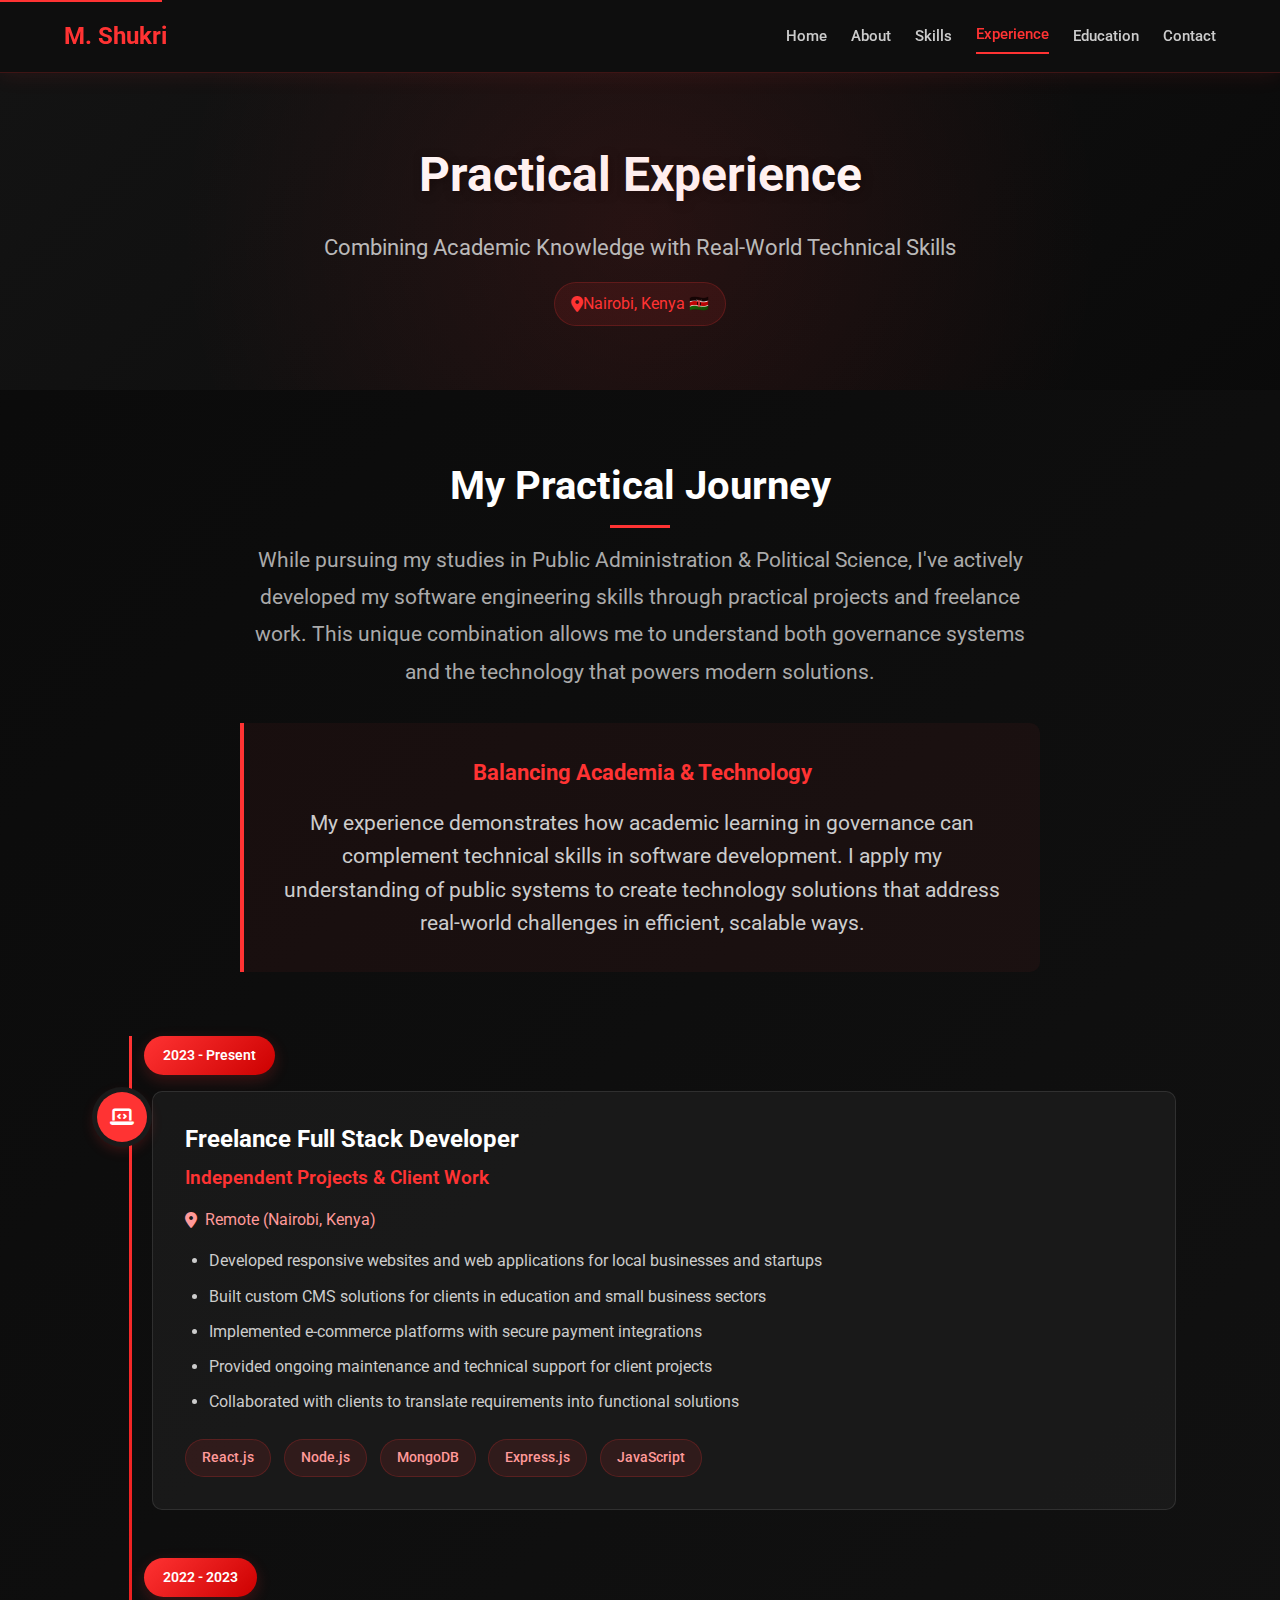
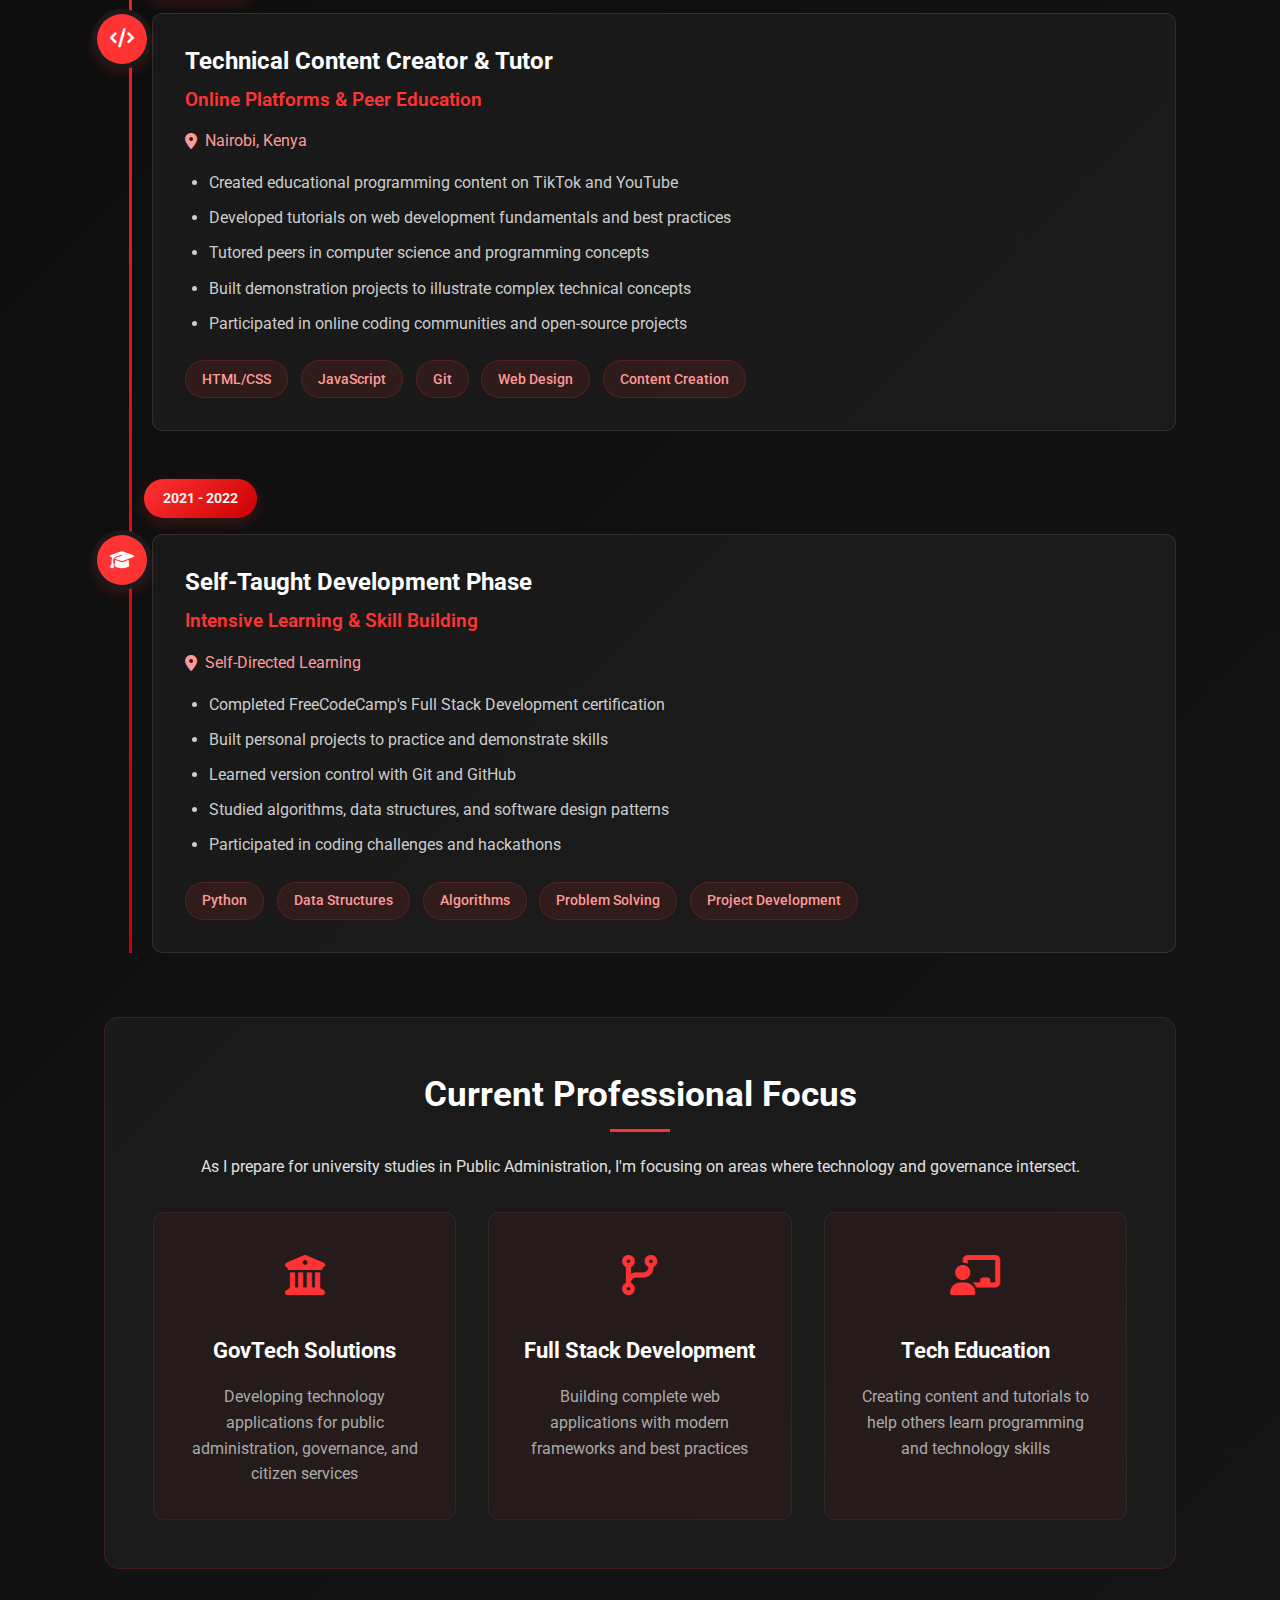
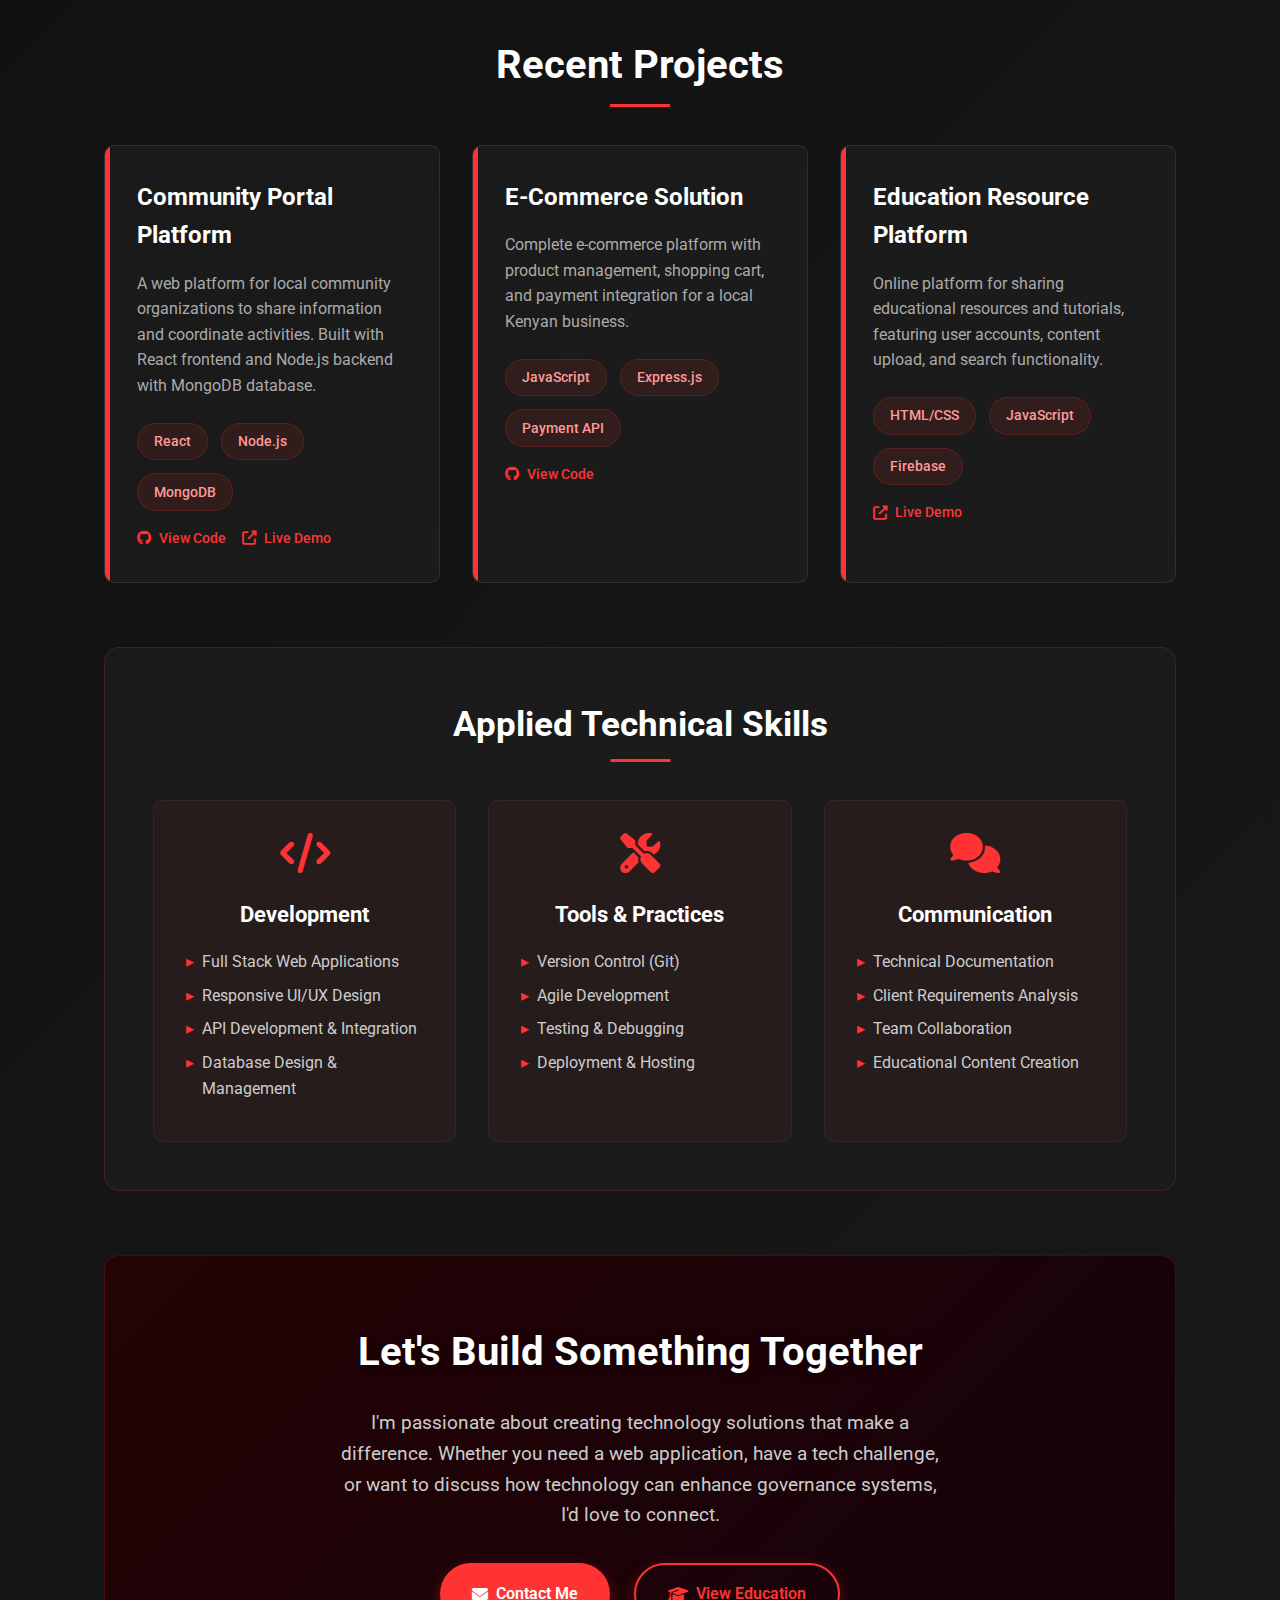
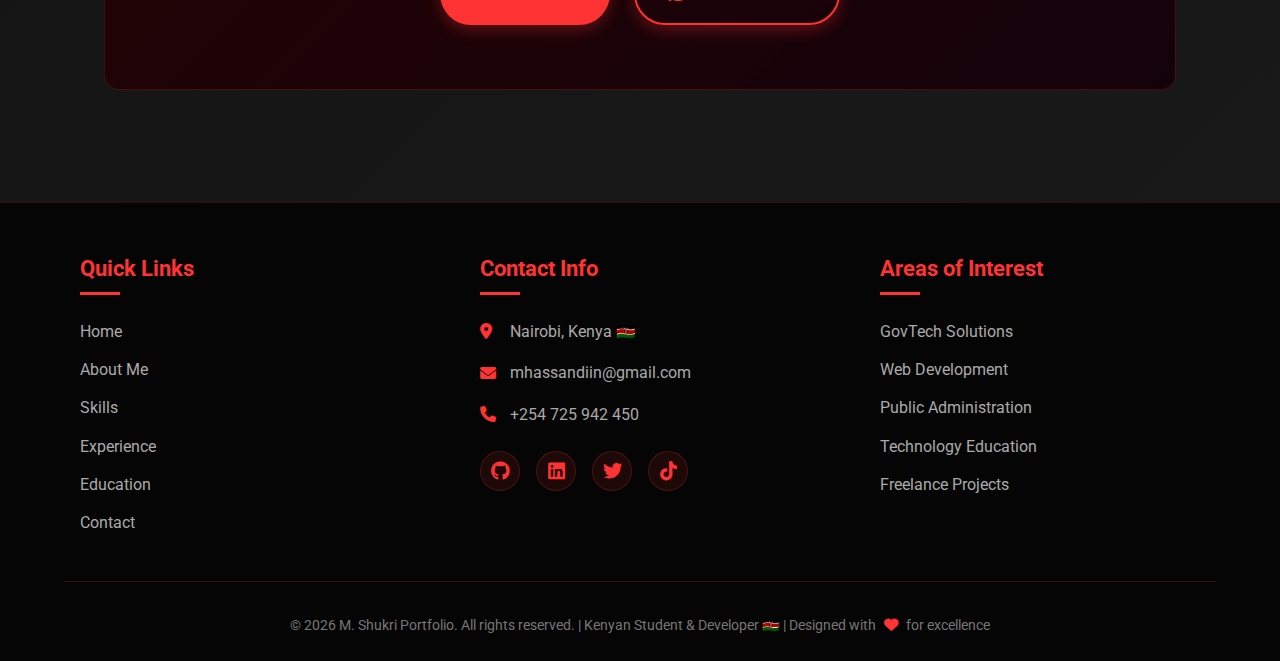
<file: experience.html>
<!DOCTYPE html>
<html lang="en">
<head>
    <meta charset="UTF-8">
    <meta name="viewport" content="width=device-width, initial-scale=1.0">
    <title>Experience - M. Shukri Portfolio</title>
    <link rel="stylesheet" href="https://cdnjs.cloudflare.com/ajax/libs/font-awesome/6.4.0/css/all.min.css">
    <link href="https://fonts.googleapis.com/css2?family=Roboto:wght@300;400;500;700&display=swap" rel="stylesheet">
    <style>
        /* Reset & Base Styles */
        * {
            margin: 0;
            padding: 0;
            box-sizing: border-box;
            font-family: 'Roboto', sans-serif;
        }

        body {
            line-height: 1.6;
            color: #e0e0e0;
            background-color: #0a0a0a;
            background: linear-gradient(135deg, #0a0a0a 0%, #1a1a1a 100%);
            min-height: 100vh;
        }

        /* Header Styles */
        header {
            display: flex;
            justify-content: space-between;
            align-items: center;
            padding: 1rem 5%;
            background-color: rgba(15, 15, 15, 0.95);
            color: white;
            position: sticky;
            top: 0;
            z-index: 1000;
            box-shadow: 0 2px 20px rgba(255, 51, 51, 0.1);
            backdrop-filter: blur(10px);
            border-bottom: 1px solid rgba(255, 51, 51, 0.2);
        }

        .logo {
            font-size: 1.5rem;
            font-weight: bold;
            color: #ff3333;
            text-decoration: none;
            transition: transform 0.3s;
        }

        .logo:hover {
            transform: scale(1.05);
        }

        .menu-toggle {
            display: none;
            font-size: 1.5rem;
            cursor: pointer;
            color: #ff3333;
            background: none;
            border: none;
            padding: 0.5rem;
        }

        nav {
            display: flex;
            gap: 1.5rem;
        }

        nav a {
            color: #cccccc;
            text-decoration: none;
            font-weight: 500;
            padding: 0.5rem 0;
            position: relative;
            font-size: 0.95rem;
            transition: all 0.3s ease;
        }

        nav a::after {
            content: '';
            position: absolute;
            bottom: 0;
            left: 0;
            width: 0;
            height: 2px;
            background: #ff3333;
            transition: width 0.3s ease;
        }

        nav a:hover::after, nav a.active::after {
            width: 100%;
        }

        nav a:hover, nav a.active {
            color: #ff3333;
            transform: translateY(-2px);
        }

        /* Hero Section */
        .experience-hero {
            background: linear-gradient(135deg, rgba(20, 20, 20, 0.9) 0%, rgba(10, 10, 10, 0.95) 100%);
            color: white;
            padding: 4rem 5%;
            text-align: center;
            position: relative;
            overflow: hidden;
            margin-top: 0;
        }

        .experience-hero::before {
            content: '';
            position: absolute;
            top: 0;
            left: 0;
            right: 0;
            bottom: 0;
            background: radial-gradient(circle at 50% 50%, rgba(255, 51, 51, 0.1) 0%, transparent 70%);
            pointer-events: none;
        }

        .hero-content h1 {
            font-size: 3rem;
            margin-bottom: 1rem;
            color: #ffffff;
            text-shadow: 2px 2px 10px rgba(0, 0, 0, 0.5);
        }

        .hero-content p {
            font-size: 1.4rem;
            opacity: 0.9;
            max-width: 700px;
            margin: 0 auto;
            color: #cccccc;
            line-height: 1.6;
        }

        .kenya-badge {
            display: inline-flex;
            align-items: center;
            background: rgba(255, 51, 51, 0.1);
            padding: 0.5rem 1rem;
            border-radius: 2rem;
            margin-top: 1rem;
            font-size: 1rem;
            color: #ff3333;
            border: 1px solid rgba(255, 51, 51, 0.2);
        }

        /* Main Content */
        .experience-content {
            padding: 4rem 5%;
            max-width: 1200px;
            margin: 0 auto;
        }

        .experience-intro {
            text-align: center;
            margin-bottom: 4rem;
        }

        .experience-intro h2 {
            font-size: 2.5rem;
            margin-bottom: 1.5rem;
            color: #ffffff;
            position: relative;
            display: inline-block;
        }

        .experience-intro h2::after {
            content: '';
            position: absolute;
            bottom: -10px;
            left: 50%;
            transform: translateX(-50%);
            width: 60px;
            height: 3px;
            background: #ff3333;
        }

        .experience-intro p {
            font-size: 1.3rem;
            color: #aaaaaa;
            max-width: 800px;
            margin: 0 auto;
            line-height: 1.8;
        }

        .highlight-box {
            background: rgba(255, 51, 51, 0.05);
            border-left: 4px solid #ff3333;
            padding: 2rem;
            margin: 2rem auto;
            border-radius: 0 10px 10px 0;
            max-width: 800px;
        }

        .highlight-box h3 {
            color: #ff3333;
            margin-bottom: 1rem;
            font-size: 1.4rem;
        }

        .highlight-box p {
            color: #cccccc;
            line-height: 1.6;
        }

        /* Timeline */
        .timeline {
            position: relative;
            margin: 4rem 0;
            padding-left: 2.5rem;
        }

        .timeline::before {
            content: '';
            position: absolute;
            left: 25px;
            top: 0;
            bottom: 0;
            width: 3px;
            background: linear-gradient(to bottom, #ff3333, #cc0000);
        }

        .timeline-item {
            margin-bottom: 3rem;
            position: relative;
        }

        .timeline-date {
            margin-bottom: 1rem;
        }

        .timeline-date span {
            background: linear-gradient(135deg, #ff3333, #cc0000);
            color: white;
            padding: 0.5rem 1.2rem;
            border-radius: 2rem;
            font-weight: 600;
            font-size: 0.9rem;
            box-shadow: 0 5px 15px rgba(255, 51, 51, 0.2);
            display: inline-block;
        }

        .timeline-content {
            background: rgba(30, 30, 30, 0.7);
            padding: 2rem;
            border-radius: 10px;
            border: 1px solid rgba(255, 255, 255, 0.1);
            position: relative;
            margin-left: 0.5rem;
            transition: all 0.3s ease;
        }

        .timeline-content:hover {
            transform: translateY(-5px);
            box-shadow: 0 10px 25px rgba(255, 51, 51, 0.2);
            border-color: rgba(255, 51, 51, 0.3);
        }

        .timeline-icon {
            position: absolute;
            left: -3.5rem;
            top: 0;
            width: 50px;
            height: 50px;
            background: #ff3333;
            border-radius: 50%;
            display: flex;
            align-items: center;
            justify-content: center;
            color: white;
            font-size: 1.2rem;
            box-shadow: 0 0 0 5px #1a1a1a, 0 5px 15px rgba(255, 51, 51, 0.3);
            z-index: 2;
        }

        .timeline-content h3 {
            font-size: 1.5rem;
            color: #ffffff;
            margin-bottom: 0.5rem;
            line-height: 1.3;
        }

        .timeline-content h4 {
            font-size: 1.2rem;
            color: #ff3333;
            margin-bottom: 0.8rem;
            font-weight: 600;
        }

        .timeline-location {
            color: #ff9999;
            margin-bottom: 1rem;
            font-size: 1rem;
            display: flex;
            align-items: center;
        }

        .timeline-location i {
            margin-right: 0.5rem;
        }

        .timeline-content ul {
            padding-left: 1.5rem;
            margin-bottom: 1.5rem;
        }

        .timeline-content li {
            margin-bottom: 0.6rem;
            color: #cccccc;
            font-size: 1rem;
            line-height: 1.6;
        }

        .technologies {
            display: flex;
            flex-wrap: wrap;
            gap: 0.8rem;
            margin-top: 1.5rem;
        }

        .tech-tag {
            background: rgba(255, 51, 51, 0.1);
            padding: 0.4rem 1rem;
            border-radius: 2rem;
            font-size: 0.9rem;
            font-weight: 500;
            color: #ff9999;
            border: 1px solid rgba(255, 51, 51, 0.2);
            transition: all 0.3s ease;
        }

        .tech-tag:hover {
            background: rgba(255, 51, 51, 0.2);
            transform: translateY(-2px);
        }

        /* Current Focus Section */
        .current-focus {
            margin: 4rem 0;
            padding: 3rem;
            background: rgba(30, 30, 30, 0.7);
            border-radius: 15px;
            border: 1px solid rgba(255, 51, 51, 0.2);
            text-align: center;
        }

        .current-focus h2 {
            font-size: 2.2rem;
            color: #ffffff;
            margin-bottom: 2rem;
            position: relative;
            display: inline-block;
        }

        .current-focus h2::after {
            content: '';
            position: absolute;
            bottom: -10px;
            left: 50%;
            transform: translateX(-50%);
            width: 60px;
            height: 3px;
            background: #ff3333;
        }

        .focus-areas {
            display: grid;
            grid-template-columns: repeat(auto-fit, minmax(250px, 1fr));
            gap: 2rem;
            margin-top: 2rem;
        }

        .focus-card {
            background: rgba(255, 51, 51, 0.05);
            padding: 2rem;
            border-radius: 10px;
            text-align: center;
            transition: all 0.3s ease;
            border: 1px solid rgba(255, 255, 255, 0.05);
        }

        .focus-card:hover {
            transform: translateY(-5px);
            border-color: rgba(255, 51, 51, 0.3);
            box-shadow: 0 10px 25px rgba(255, 51, 51, 0.1);
        }

        .focus-icon {
            font-size: 2.5rem;
            color: #ff3333;
            margin-bottom: 1.5rem;
        }

        .focus-card h3 {
            font-size: 1.4rem;
            color: #ffffff;
            margin-bottom: 1rem;
        }

        .focus-card p {
            color: #aaaaaa;
            line-height: 1.6;
        }

        /* Projects Showcase */
        .projects-section {
            margin: 4rem 0;
        }

        .projects-section h2 {
            text-align: center;
            font-size: 2.5rem;
            color: #ffffff;
            margin-bottom: 3rem;
            position: relative;
            display: inline-block;
            left: 50%;
            transform: translateX(-50%);
        }

        .projects-section h2::after {
            content: '';
            position: absolute;
            bottom: -10px;
            left: 50%;
            transform: translateX(-50%);
            width: 60px;
            height: 3px;
            background: #ff3333;
        }

        .projects-grid {
            display: grid;
            grid-template-columns: repeat(auto-fit, minmax(300px, 1fr));
            gap: 2rem;
        }

        .project-card {
            background: rgba(30, 30, 30, 0.7);
            border-radius: 10px;
            padding: 2rem;
            border: 1px solid rgba(255, 255, 255, 0.1);
            transition: all 0.3s ease;
            position: relative;
            overflow: hidden;
        }

        .project-card:hover {
            transform: translateY(-5px);
            border-color: rgba(255, 51, 51, 0.3);
            box-shadow: 0 15px 30px rgba(255, 51, 51, 0.1);
        }

        .project-card::before {
            content: '';
            position: absolute;
            top: 0;
            left: 0;
            width: 5px;
            height: 100%;
            background: #ff3333;
        }

        .project-card h3 {
            font-size: 1.5rem;
            color: #ffffff;
            margin-bottom: 1rem;
        }

        .project-card p {
            color: #aaaaaa;
            margin-bottom: 1.5rem;
            line-height: 1.6;
        }

        .project-links {
            display: flex;
            gap: 1rem;
            margin-top: 1rem;
        }

        .project-link {
            display: inline-flex;
            align-items: center;
            gap: 0.5rem;
            color: #ff3333;
            text-decoration: none;
            font-weight: 500;
            font-size: 0.9rem;
            transition: all 0.3s ease;
        }

        .project-link:hover {
            color: #ff6666;
            transform: translateX(5px);
        }

        /* Skills Application */
        .skills-application {
            margin: 4rem 0;
            padding: 3rem;
            background: rgba(30, 30, 30, 0.7);
            border-radius: 15px;
            border: 1px solid rgba(255, 51, 51, 0.2);
        }

        .skills-application h2 {
            text-align: center;
            font-size: 2.2rem;
            color: #ffffff;
            margin-bottom: 3rem;
            position: relative;
            display: inline-block;
            left: 50%;
            transform: translateX(-50%);
        }

        .skills-application h2::after {
            content: '';
            position: absolute;
            bottom: -10px;
            left: 50%;
            transform: translateX(-50%);
            width: 60px;
            height: 3px;
            background: #ff3333;
        }

        .skills-grid {
            display: grid;
            grid-template-columns: repeat(auto-fit, minmax(250px, 1fr));
            gap: 2rem;
        }

        .skill-category {
            background: rgba(255, 51, 51, 0.05);
            padding: 2rem;
            border-radius: 10px;
            text-align: center;
            transition: all 0.3s ease;
            border: 1px solid rgba(255, 255, 255, 0.05);
        }

        .skill-category:hover {
            transform: translateY(-5px);
            border-color: rgba(255, 51, 51, 0.2);
        }

        .skill-category i {
            font-size: 2.5rem;
            color: #ff3333;
            margin-bottom: 1.5rem;
        }

        .skill-category h3 {
            font-size: 1.4rem;
            color: #ffffff;
            margin-bottom: 1rem;
        }

        .skill-category ul {
            list-style: none;
            text-align: left;
        }

        .skill-category li {
            color: #cccccc;
            margin-bottom: 0.5rem;
            padding-left: 1rem;
            position: relative;
        }

        .skill-category li::before {
            content: '▸';
            position: absolute;
            left: 0;
            color: #ff3333;
        }

        /* CTA Section */
        .cta-section {
            background: linear-gradient(135deg, rgba(40, 0, 0, 0.8), rgba(20, 0, 10, 0.9));
            padding: 4rem 5%;
            text-align: center;
            border-radius: 15px;
            margin: 3rem 0;
            border: 1px solid rgba(255, 51, 51, 0.2);
        }

        .cta-section h2 {
            font-size: 2.5rem;
            color: #ffffff;
            margin-bottom: 1.5rem;
            text-shadow: 2px 2px 10px rgba(0, 0, 0, 0.5);
        }

        .cta-section p {
            color: #cccccc;
            margin-bottom: 2rem;
            max-width: 600px;
            margin-left: auto;
            margin-right: auto;
            line-height: 1.6;
            font-size: 1.2rem;
        }

        .cta-buttons {
            display: flex;
            gap: 1.5rem;
            justify-content: center;
            flex-wrap: wrap;
        }

        .btn {
            padding: 1rem 2rem;
            background: #ff3333;
            color: white;
            text-decoration: none;
            border-radius: 2rem;
            font-weight: 600;
            transition: all 0.3s ease;
            display: inline-flex;
            align-items: center;
            justify-content: center;
            gap: 0.5rem;
            box-shadow: 0 5px 15px rgba(255, 51, 51, 0.3);
            font-size: 1rem;
            min-width: 160px;
            border: none;
            cursor: pointer;
        }

        .btn:hover {
            transform: translateY(-3px);
            box-shadow: 0 8px 20px rgba(255, 51, 51, 0.4);
            background: #cc0000;
        }

        .btn-outline {
            background: transparent;
            border: 2px solid #ff3333;
            color: #ff3333;
        }

        .btn-outline:hover {
            background: rgba(255, 51, 51, 0.1);
        }

        /* Footer Styles */
        footer {
            background: #050505;
            color: #e0e0e0;
            padding: 3rem 5% 1.5rem;
            border-top: 1px solid rgba(255, 51, 51, 0.2);
        }

        .footer-container {
            display: grid;
            grid-template-columns: repeat(auto-fit, minmax(250px, 1fr));
            gap: 3rem;
            max-width: 1200px;
            margin: 0 auto;
        }

        .footer-column {
            padding: 0 1rem;
        }

        .footer-column h3 {
            font-size: 1.4rem;
            margin-bottom: 1.5rem;
            color: #ff3333;
            position: relative;
            padding-bottom: 0.5rem;
        }

        .footer-column h3::after {
            content: '';
            position: absolute;
            left: 0;
            bottom: 0;
            width: 40px;
            height: 3px;
            background: #ff3333;
        }

        .footer-links {
            list-style: none;
        }

        .footer-links li {
            margin-bottom: 0.8rem;
        }

        .footer-links a {
            color: #aaaaaa;
            text-decoration: none;
            transition: all 0.3s ease;
            display: inline-block;
            font-size: 1rem;
        }

        .footer-links a:hover {
            color: #ff3333;
            transform: translateX(5px);
        }

        .footer-contact p {
            display: flex;
            align-items: center;
            margin-bottom: 1rem;
            color: #aaaaaa;
            font-size: 1rem;
        }

        .footer-contact i {
            margin-right: 10px;
            color: #ff3333;
            width: 20px;
            flex-shrink: 0;
        }

        .social-icons {
            display: flex;
            gap: 1rem;
            margin-top: 1.5rem;
        }

        .social-icons a {
            display: inline-flex;
            align-items: center;
            justify-content: center;
            width: 40px;
            height: 40px;
            background: rgba(255, 51, 51, 0.1);
            border-radius: 50%;
            color: #ff3333;
            text-decoration: none;
            transition: all 0.3s ease;
            border: 1px solid rgba(255, 51, 51, 0.2);
            font-size: 1.2rem;
        }

        .social-icons a:hover {
            background: #ff3333;
            color: white;
            transform: translateY(-3px);
            box-shadow: 0 5px 15px rgba(255, 51, 51, 0.3);
        }

        .footer-bottom {
            text-align: center;
            padding-top: 2rem;
            margin-top: 2rem;
            border-top: 1px solid rgba(255, 51, 51, 0.2);
            color: #777777;
            font-size: 0.9rem;
            width: 100%;
        }

        .footer-bottom i {
            color: #ff3333;
            margin: 0 5px;
        }

        /* Responsive Design */
        @media screen and (max-width: 1024px) {
            .hero-content h1 {
                font-size: 2.5rem;
            }
            
            .hero-content p {
                font-size: 1.2rem;
            }
            
            .timeline {
                padding-left: 2rem;
            }
            
            .timeline-icon {
                left: -3rem;
                width: 45px;
                height: 45px;
                font-size: 1.1rem;
            }
        }

        @media screen and (max-width: 768px) {
            .menu-toggle {
                display: block;
            }
            
            nav {
                position: fixed;
                top: 70px;
                left: 0;
                right: 0;
                background: rgba(15, 15, 15, 0.98);
                flex-direction: column;
                padding: 1.5rem;
                gap: 1rem;
                transform: translateY(-100%);
                opacity: 0;
                visibility: hidden;
                transition: all 0.3s ease;
                box-shadow: 0 10px 30px rgba(0, 0, 0, 0.3);
                backdrop-filter: blur(10px);
                border-bottom: 1px solid rgba(255, 51, 51, 0.2);
                z-index: 999;
            }
            
            nav.active {
                transform: translateY(0);
                opacity: 1;
                visibility: visible;
            }
            
            nav a {
                padding: 0.8rem;
                border-radius: 5px;
                background: rgba(255, 51, 51, 0.05);
                width: 100%;
                text-align: center;
            }
            
            .experience-hero {
                padding: 3rem 5%;
            }
            
            .hero-content h1 {
                font-size: 2.2rem;
            }
            
            .experience-content {
                padding: 3rem 5%;
            }
            
            .experience-intro h2 {
                font-size: 2rem;
            }
            
            .timeline {
                padding-left: 1.5rem;
            }
            
            .timeline::before {
                left: 18px;
            }
            
            .timeline-icon {
                left: -2.5rem;
                width: 40px;
                height: 40px;
                font-size: 1rem;
                box-shadow: 0 0 0 4px #1a1a1a;
            }
            
            .timeline-content {
                padding: 1.5rem;
            }
            
            .timeline-content h3 {
                font-size: 1.3rem;
            }
            
            .timeline-content h4 {
                font-size: 1.1rem;
            }
            
            .current-focus,
            .projects-section,
            .skills-application,
            .cta-section {
                padding: 2rem;
            }
            
            .current-focus h2,
            .projects-section h2,
            .skills-application h2,
            .cta-section h2 {
                font-size: 2rem;
            }
            
            .focus-areas,
            .projects-grid,
            .skills-grid {
                grid-template-columns: 1fr;
            }
            
            .cta-buttons {
                flex-direction: column;
                align-items: center;
            }
            
            .btn {
                width: 100%;
                max-width: 300px;
            }
            
            .footer-container {
                grid-template-columns: 1fr;
                gap: 2rem;
            }
        }

        @media screen and (max-width: 480px) {
            header {
                padding: 1rem 5%;
            }
            
            .logo {
                font-size: 1.3rem;
            }
            
            .experience-hero {
                padding: 2.5rem 5%;
            }
            
            .hero-content h1 {
                font-size: 1.8rem;
            }
            
            .hero-content p {
                font-size: 1.1rem;
            }
            
            .experience-content {
                padding: 2rem 5%;
            }
            
            .experience-intro h2 {
                font-size: 1.8rem;
            }
            
            .experience-intro p {
                font-size: 1.1rem;
            }
            
            .timeline {
                padding-left: 1.2rem;
            }
            
            .timeline::before {
                left: 15px;
            }
            
            .timeline-icon {
                left: -2.2rem;
                width: 35px;
                height: 35px;
                font-size: 0.9rem;
            }
            
            .timeline-content {
                padding: 1.2rem;
                margin-left: 0.3rem;
            }
            
            .timeline-content h3 {
                font-size: 1.2rem;
            }
            
            .timeline-content h4 {
                font-size: 1rem;
            }
            
            .timeline-content li {
                font-size: 0.95rem;
            }
            
            .tech-tag {
                font-size: 0.8rem;
                padding: 0.3rem 0.8rem;
            }
            
            .current-focus,
            .projects-section,
            .skills-application,
            .cta-section {
                padding: 1.5rem;
            }
            
            .cta-section h2 {
                font-size: 1.8rem;
            }
            
            .cta-section p {
                font-size: 1.1rem;
            }
            
            footer {
                padding: 2rem 5% 1rem;
            }
            
            .social-icons a {
                width: 35px;
                height: 35px;
                font-size: 1rem;
            }
        }

        /* Accessibility Improvements */
        .skip-to-content {
            position: absolute;
            top: -40px;
            left: 0;
            background: #ff3333;
            color: white;
            padding: 8px;
            z-index: 1001;
            text-decoration: none;
        }

        .skip-to-content:focus {
            top: 0;
        }

        /* Focus styles */
        a:focus,
        button:focus {
            outline: 2px solid #ff3333;
            outline-offset: 3px;
        }

        /* Smooth transitions */
        .timeline-content,
        .project-card,
        .focus-card,
        .skill-category {
            transition: all 0.3s cubic-bezier(0.4, 0, 0.2, 1);
        }
    </style>
</head>
<body>
    <!-- Skip to content link for accessibility -->
    <a href="#main-content" class="skip-to-content">Skip to main content</a>

    <header>
        <a href="index.html" class="logo">M. Shukri</a>
        <button class="menu-toggle" aria-label="Toggle navigation menu">
            <i class="fas fa-bars"></i>
        </button>
        <nav>
            <a href="index.html">Home</a>
            <a href="about.html">About</a>
            <a href="skills.html">Skills</a>
            <a href="experience.html" class="active">Experience</a>
            <a href="education.html">Education</a>
            <a href="contact.html">Contact</a>
        </nav>
    </header>

    <main id="main-content">
        <section class="experience-hero">
            <div class="hero-content">
                <h1>Practical Experience</h1>
                <p>Combining Academic Knowledge with Real-World Technical Skills</p>
                <div class="kenya-badge">
                    <i class="fas fa-map-marker-alt"></i> Nairobi, Kenya 🇰🇪
                </div>
            </div>
        </section>

        <section class="experience-content">
            <div class="experience-intro">
                <h2>My Practical Journey</h2>
                <p>While pursuing my studies in Public Administration & Political Science, I've actively developed my software engineering skills through practical projects and freelance work. This unique combination allows me to understand both governance systems and the technology that powers modern solutions.</p>
                
                <div class="highlight-box">
                    <h3>Balancing Academia & Technology</h3>
                    <p>My experience demonstrates how academic learning in governance can complement technical skills in software development. I apply my understanding of public systems to create technology solutions that address real-world challenges in efficient, scalable ways.</p>
                </div>
            </div>

            <!-- Timeline -->
            <div class="timeline">
                <div class="timeline-item">
                    <div class="timeline-date">
                        <span>2023 - Present</span>
                    </div>
                    <div class="timeline-content">
                        <div class="timeline-icon">
                            <i class="fas fa-laptop-code"></i>
                        </div>
                        <h3>Freelance Full Stack Developer</h3>
                        <h4>Independent Projects & Client Work</h4>
                        <p class="timeline-location"><i class="fas fa-map-marker-alt"></i> Remote (Nairobi, Kenya)</p>
                        <ul>
                            <li>Developed responsive websites and web applications for local businesses and startups</li>
                            <li>Built custom CMS solutions for clients in education and small business sectors</li>
                            <li>Implemented e-commerce platforms with secure payment integrations</li>
                            <li>Provided ongoing maintenance and technical support for client projects</li>
                            <li>Collaborated with clients to translate requirements into functional solutions</li>
                        </ul>
                        <div class="technologies">
                            <span class="tech-tag">React.js</span>
                            <span class="tech-tag">Node.js</span>
                            <span class="tech-tag">MongoDB</span>
                            <span class="tech-tag">Express.js</span>
                            <span class="tech-tag">JavaScript</span>
                        </div>
                    </div>
                </div>

                <div class="timeline-item">
                    <div class="timeline-date">
                        <span>2022 - 2023</span>
                    </div>
                    <div class="timeline-content">
                        <div class="timeline-icon">
                            <i class="fas fa-code"></i>
                        </div>
                        <h3>Technical Content Creator & Tutor</h3>
                        <h4>Online Platforms & Peer Education</h4>
                        <p class="timeline-location"><i class="fas fa-map-marker-alt"></i> Nairobi, Kenya</p>
                        <ul>
                            <li>Created educational programming content on TikTok and YouTube</li>
                            <li>Developed tutorials on web development fundamentals and best practices</li>
                            <li>Tutored peers in computer science and programming concepts</li>
                            <li>Built demonstration projects to illustrate complex technical concepts</li>
                            <li>Participated in online coding communities and open-source projects</li>
                        </ul>
                        <div class="technologies">
                            <span class="tech-tag">HTML/CSS</span>
                            <span class="tech-tag">JavaScript</span>
                            <span class="tech-tag">Git</span>
                            <span class="tech-tag">Web Design</span>
                            <span class="tech-tag">Content Creation</span>
                        </div>
                    </div>
                </div>

                <div class="timeline-item">
                    <div class="timeline-date">
                        <span>2021 - 2022</span>
                    </div>
                    <div class="timeline-content">
                        <div class="timeline-icon">
                            <i class="fas fa-graduation-cap"></i>
                        </div>
                        <h3>Self-Taught Development Phase</h3>
                        <h4>Intensive Learning & Skill Building</h4>
                        <p class="timeline-location"><i class="fas fa-map-marker-alt"></i> Self-Directed Learning</p>
                        <ul>
                            <li>Completed FreeCodeCamp's Full Stack Development certification</li>
                            <li>Built personal projects to practice and demonstrate skills</li>
                            <li>Learned version control with Git and GitHub</li>
                            <li>Studied algorithms, data structures, and software design patterns</li>
                            <li>Participated in coding challenges and hackathons</li>
                        </ul>
                        <div class="technologies">
                            <span class="tech-tag">Python</span>
                            <span class="tech-tag">Data Structures</span>
                            <span class="tech-tag">Algorithms</span>
                            <span class="tech-tag">Problem Solving</span>
                            <span class="tech-tag">Project Development</span>
                        </div>
                    </div>
                </div>
            </div>

            <!-- Current Focus -->
            <div class="current-focus">
                <h2>Current Professional Focus</h2>
                <p>As I prepare for university studies in Public Administration, I'm focusing on areas where technology and governance intersect.</p>
                
                <div class="focus-areas">
                    <div class="focus-card">
                        <div class="focus-icon">
                            <i class="fas fa-university"></i>
                        </div>
                        <h3>GovTech Solutions</h3>
                        <p>Developing technology applications for public administration, governance, and citizen services</p>
                    </div>
                    
                    <div class="focus-card">
                        <div class="focus-icon">
                            <i class="fas fa-code-branch"></i>
                        </div>
                        <h3>Full Stack Development</h3>
                        <p>Building complete web applications with modern frameworks and best practices</p>
                    </div>
                    
                    <div class="focus-card">
                        <div class="focus-icon">
                            <i class="fas fa-chalkboard-teacher"></i>
                        </div>
                        <h3>Tech Education</h3>
                        <p>Creating content and tutorials to help others learn programming and technology skills</p>
                    </div>
                </div>
            </div>

            <!-- Projects Showcase -->
            <div class="projects-section">
                <h2>Recent Projects</h2>
                <div class="projects-grid">
                    <div class="project-card">
                        <h3>Community Portal Platform</h3>
                        <p>A web platform for local community organizations to share information and coordinate activities. Built with React frontend and Node.js backend with MongoDB database.</p>
                        <div class="technologies">
                            <span class="tech-tag">React</span>
                            <span class="tech-tag">Node.js</span>
                            <span class="tech-tag">MongoDB</span>
                        </div>
                        <div class="project-links">
                            <a href="#" class="project-link">
                                <i class="fab fa-github"></i> View Code
                            </a>
                            <a href="#" class="project-link">
                                <i class="fas fa-external-link-alt"></i> Live Demo
                            </a>
                        </div>
                    </div>
                    
                    <div class="project-card">
                        <h3>E-Commerce Solution</h3>
                        <p>Complete e-commerce platform with product management, shopping cart, and payment integration for a local Kenyan business.</p>
                        <div class="technologies">
                            <span class="tech-tag">JavaScript</span>
                            <span class="tech-tag">Express.js</span>
                            <span class="tech-tag">Payment API</span>
                        </div>
                        <div class="project-links">
                            <a href="#" class="project-link">
                                <i class="fab fa-github"></i> View Code
                            </a>
                        </div>
                    </div>
                    
                    <div class="project-card">
                        <h3>Education Resource Platform</h3>
                        <p>Online platform for sharing educational resources and tutorials, featuring user accounts, content upload, and search functionality.</p>
                        <div class="technologies">
                            <span class="tech-tag">HTML/CSS</span>
                            <span class="tech-tag">JavaScript</span>
                            <span class="tech-tag">Firebase</span>
                        </div>
                        <div class="project-links">
                            <a href="#" class="project-link">
                                <i class="fas fa-external-link-alt"></i> Live Demo
                            </a>
                        </div>
                    </div>
                </div>
            </div>

            <!-- Skills Application -->
            <div class="skills-application">
                <h2>Applied Technical Skills</h2>
                <div class="skills-grid">
                    <div class="skill-category">
                        <i class="fas fa-code"></i>
                        <h3>Development</h3>
                        <ul>
                            <li>Full Stack Web Applications</li>
                            <li>Responsive UI/UX Design</li>
                            <li>API Development & Integration</li>
                            <li>Database Design & Management</li>
                        </ul>
                    </div>
                    
                    <div class="skill-category">
                        <i class="fas fa-tools"></i>
                        <h3>Tools & Practices</h3>
                        <ul>
                            <li>Version Control (Git)</li>
                            <li>Agile Development</li>
                            <li>Testing & Debugging</li>
                            <li>Deployment & Hosting</li>
                        </ul>
                    </div>
                    
                    <div class="skill-category">
                        <i class="fas fa-comments"></i>
                        <h3>Communication</h3>
                        <ul>
                            <li>Technical Documentation</li>
                            <li>Client Requirements Analysis</li>
                            <li>Team Collaboration</li>
                            <li>Educational Content Creation</li>
                        </ul>
                    </div>
                </div>
            </div>

            <!-- CTA Section -->
            <div class="cta-section">
                <h2>Let's Build Something Together</h2>
                <p>I'm passionate about creating technology solutions that make a difference. Whether you need a web application, have a tech challenge, or want to discuss how technology can enhance governance systems, I'd love to connect.</p>
                <div class="cta-buttons">
                    <a href="contact.html" class="btn">
                        <i class="fas fa-envelope"></i> Contact Me
                    </a>
                    <a href="education.html" class="btn btn-outline">
                        <i class="fas fa-graduation-cap"></i> View Education
                    </a>
                </div>
            </div>
        </section>
    </main>

    <footer>
        <div class="footer-container">
            <div class="footer-column">
                <h3>Quick Links</h3>
                <ul class="footer-links">
                    <li><a href="index.html">Home</a></li>
                    <li><a href="about.html">About Me</a></li>
                    <li><a href="skills.html">Skills</a></li>
                    <li><a href="experience.html">Experience</a></li>
                    <li><a href="education.html">Education</a></li>
                    <li><a href="contact.html">Contact</a></li>
                </ul>
            </div>
            
            <div class="footer-column">
                <h3>Contact Info</h3>
                <div class="footer-contact">
                    <p><i class="fas fa-map-marker-alt"></i> Nairobi, Kenya 🇰🇪</p>
                    <p><i class="fas fa-envelope"></i> mhassandiin@gmail.com</p>
                    <p><i class="fas fa-phone"></i> +254 725 942 450</p>
                </div>
                <div class="social-icons">
                    <a href="#" aria-label="GitHub"><i class="fab fa-github"></i></a>
                    <a href="#" aria-label="LinkedIn"><i class="fab fa-linkedin"></i></a>
                    <a href="#" aria-label="Twitter"><i class="fab fa-twitter"></i></a>
                    <a href="#" aria-label="TikTok"><i class="fab fa-tiktok"></i></a>
                </div>
            </div>
            
            <div class="footer-column">
                <h3>Areas of Interest</h3>
                <ul class="footer-links">
                    <li><a href="#">GovTech Solutions</a></li>
                    <li><a href="#">Web Development</a></li>
                    <li><a href="#">Public Administration</a></li>
                    <li><a href="#">Technology Education</a></li>
                    <li><a href="#">Freelance Projects</a></li>
                </ul>
            </div>
        </div>
        
        <div class="footer-bottom">
            <p>&copy; <span id="currentYear">2024</span> M. Shukri Portfolio. All rights reserved. | Kenyan Student & Developer 🇰🇪 | Designed with <i class="fas fa-heart"></i> for excellence</p>
        </div>
    </footer>

    <script>
        // Mobile menu toggle
        const menuToggle = document.querySelector('.menu-toggle');
        const nav = document.querySelector('nav');
        
        menuToggle.addEventListener('click', function() {
            nav.classList.toggle('active');
            const isExpanded = nav.classList.contains('active');
            menuToggle.setAttribute('aria-expanded', isExpanded);
            
            // Change icon
            const icon = this.querySelector('i');
            icon.className = isExpanded ? 'fas fa-times' : 'fas fa-bars';
        });
        
        // Close mobile menu when clicking a link
        document.querySelectorAll('nav a').forEach(link => {
            link.addEventListener('click', function() {
                nav.classList.remove('active');
                menuToggle.setAttribute('aria-expanded', 'false');
                menuToggle.querySelector('i').className = 'fas fa-bars';
            });
        });
        
        // Close menu when clicking outside
        document.addEventListener('click', function(event) {
            if (!nav.contains(event.target) && !menuToggle.contains(event.target)) {
                nav.classList.remove('active');
                menuToggle.setAttribute('aria-expanded', 'false');
                menuToggle.querySelector('i').className = 'fas fa-bars';
            }
        });
        
        // Set active page
        document.addEventListener('DOMContentLoaded', function() {
            const currentPage = window.location.pathname.split('/').pop();
            const navLinks = document.querySelectorAll('nav a');
            
            navLinks.forEach(link => {
                const linkPage = link.getAttribute('href');
                if (currentPage === linkPage || (currentPage === '' && linkPage === 'index.html')) {
                    link.classList.add('active');
                    link.setAttribute('aria-current', 'page');
                }
            });
            
            // Update current year in footer
            const currentYear = new Date().getFullYear();
            document.getElementById('currentYear').textContent = currentYear;
            
            // Add animation to timeline items
            const timelineItems = document.querySelectorAll('.timeline-item');
            timelineItems.forEach((item, index) => {
                item.style.opacity = '0';
                item.style.transform = 'translateX(-20px)';
                
                setTimeout(() => {
                    item.style.transition = 'opacity 0.5s ease, transform 0.5s ease';
                    item.style.opacity = '1';
                    item.style.transform = 'translateX(0)';
                }, 200 * index);
            });
        });
        
        // Handle window resize
        window.addEventListener('resize', function() {
            if (window.innerWidth > 768) {
                nav.classList.remove('active');
                menuToggle.setAttribute('aria-expanded', 'false');
                menuToggle.querySelector('i').className = 'fas fa-bars';
            }
        });
        
        // Smooth scrolling for anchor links
        document.querySelectorAll('a[href^="#"]').forEach(anchor => {
            anchor.addEventListener('click', function(e) {
                e.preventDefault();
                
                const targetId = this.getAttribute('href');
                if (targetId === '#') return;
                
                const targetElement = document.querySelector(targetId);
                if (targetElement) {
                    window.scrollTo({
                        top: targetElement.offsetTop - 80,
                        behavior: 'smooth'
                    });
                }
            });
        });
    </script>
</body>
</html>
</file>
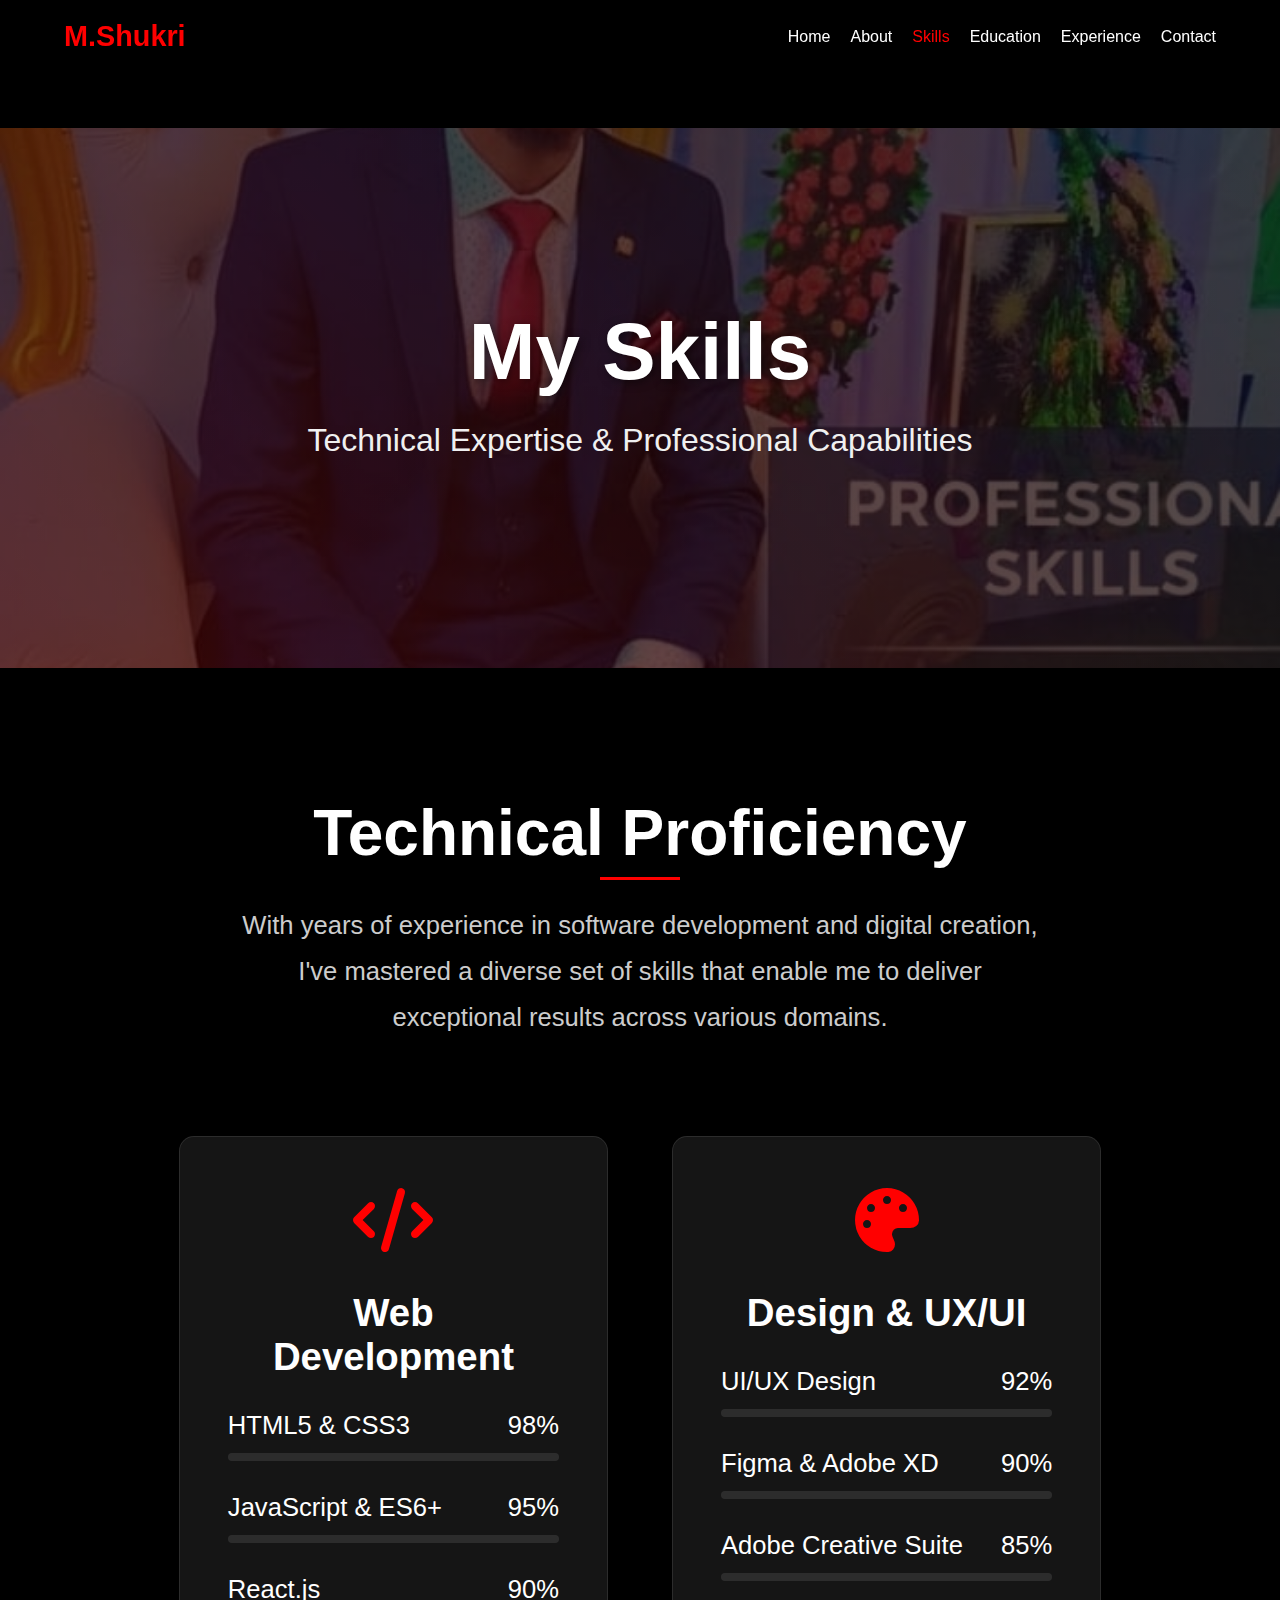
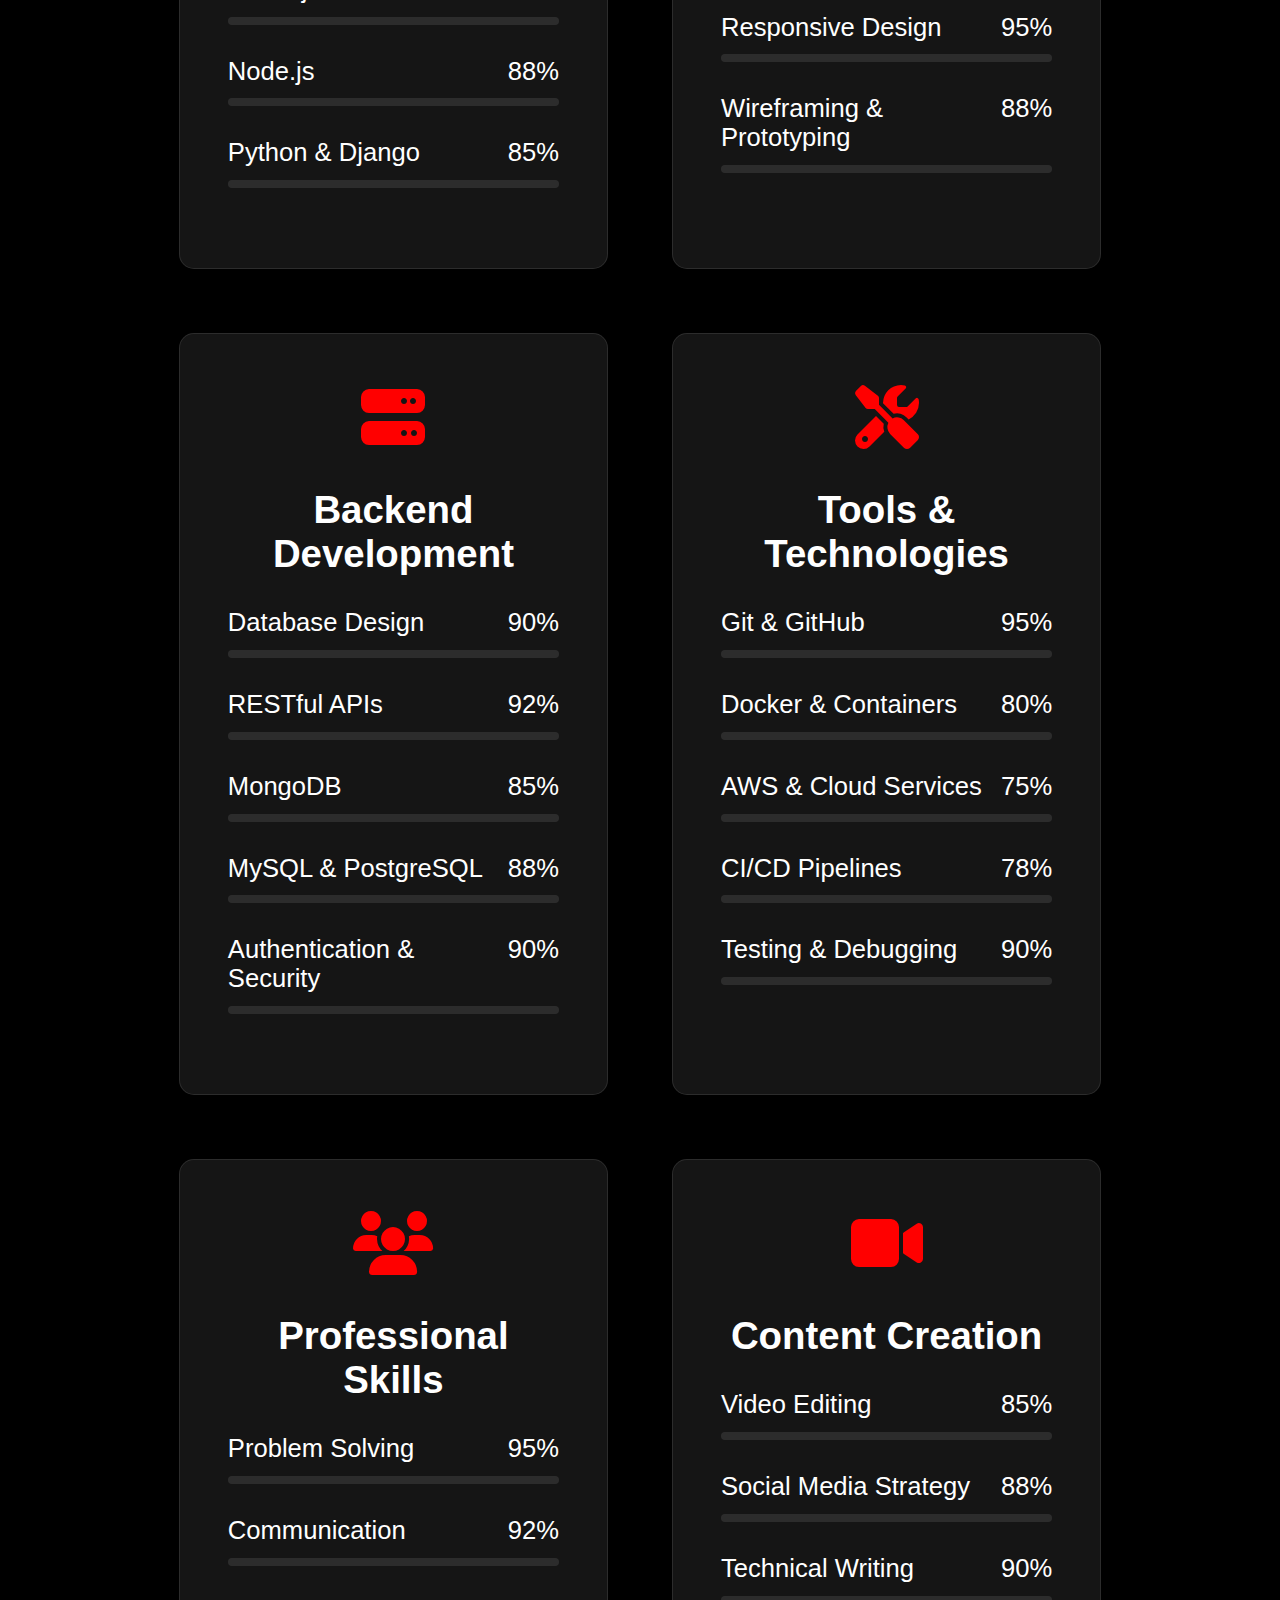
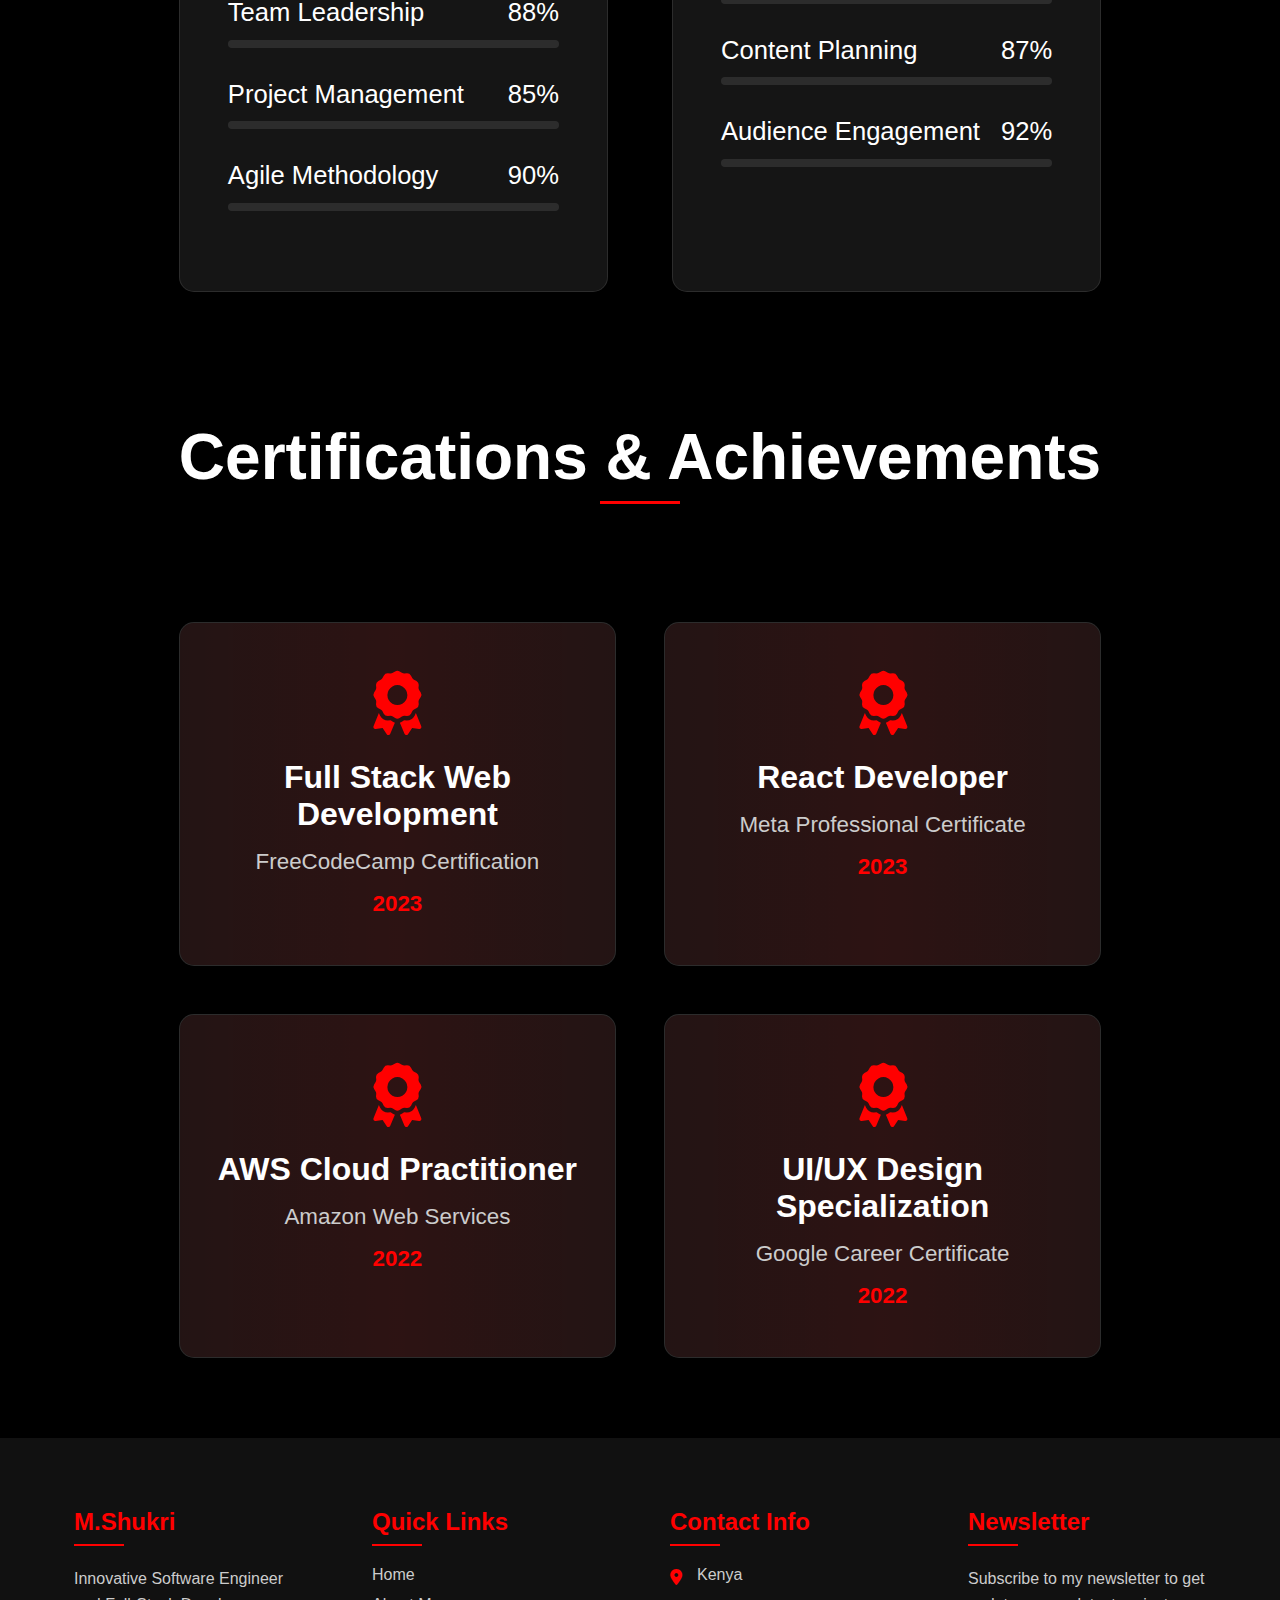
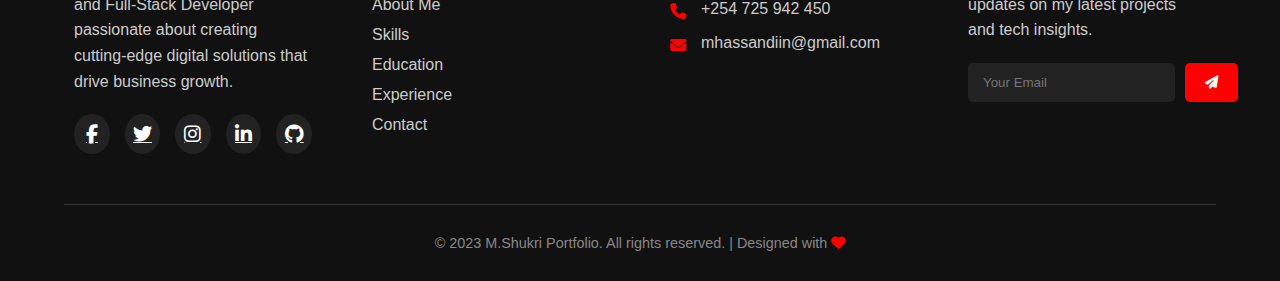
<file: skills.html>
<!DOCTYPE html>
<html lang="en">
<head>
    <meta charset="UTF-8">
    <meta name="viewport" content="width=device-width, initial-scale=1.0">
    <title>My Skills - Professional Portfolio</title>
    <link rel="stylesheet" href="https://cdnjs.cloudflare.com/ajax/libs/font-awesome/6.4.0/css/all.min.css">
    <style>
        /* Mobile Responsive Styles Only */
        * {
            margin: 0;
            padding: 0;
            box-sizing: border-box;
        }
        
        body {
            font-family: 'Roboto', sans-serif;
            background: #000;
            color: white;
            overflow-x: hidden;
            min-height: 100vh;
            display: flex;
            flex-direction: column;
        }
        
        /* Header Responsive */
        header {
            display: flex;
            justify-content: space-between;
            align-items: center;
            padding: 20px 5%;
            position: fixed;
            top: 0;
            left: 0;
            width: 100%;
            z-index: 1000;
            background: rgba(0, 0, 0, 0.9);
        }
        
        .logo {
            font-size: 1.8rem;
            font-weight: bold;
            color: red;
            text-decoration: none;
        }
        
        .menu-toggle {
            display: none;
            background: none;
            border: none;
            color: white;
            font-size: 1.5rem;
            cursor: pointer;
        }
        
        nav {
            display: flex;
            gap: 20px;
        }
        
        nav a {
            color: white;
            text-decoration: none;
            font-size: 1rem;
            transition: color 0.3s;
        }
        
        nav a.active,
        nav a:hover {
            color: red;
        }
        
        /* Hero Section */
        .skills-hero {
            height: 60vh;
            background: linear-gradient(rgba(0, 0, 0, 0.7), rgba(0, 0, 0, 0.7)), url('img/cadde.jpg') center/cover no-repeat;
            display: flex;
            align-items: center;
            justify-content: center;
            text-align: center;
            margin-top: 8rem;
            position: relative;
            overflow: hidden;
        }
        
        .skills-hero::before {
            content: '';
            position: absolute;
            top: 0;
            left: 0;
            width: 100%;
            height: 100%;
            background: linear-gradient(45deg, rgba(255, 0, 0, 0.2), transparent);
            z-index: 1;
        }
        
        .hero-content {
            position: relative;
            z-index: 2;
            max-width: 800px;
            padding: 40px;
            border-radius: 10px;
        }
        
        .hero-content h1 {
            font-size: 5rem;
            margin-bottom: 1.5rem;
            color: white;
            text-shadow: 2px 2px 10px rgba(0, 0, 0, 0.5);
        }
        
        .hero-content p {
            font-size: 2rem;
            color: #f0f0f0;
            margin-bottom: 2rem;
        }
        
        /* Skills Content */
        .skills-content {
            padding: 8rem 5% 5rem;
            max-width: 1200px;
            margin: 0 auto;
            flex: 1;
        }
        
        .skills-intro {
            text-align: center;
            max-width: 800px;
            margin: 0 auto 6rem;
        }
        
        .skills-intro h2 {
            font-size: 4rem;
            margin-bottom: 2rem;
            position: relative;
            display: inline-block;
        }
        
        .skills-intro h2::after {
            content: '';
            position: absolute;
            bottom: -10px;
            left: 50%;
            transform: translateX(-50%);
            width: 80px;
            height: 3px;
            background: red;
        }
        
        .skills-intro p {
            font-size: 1.6rem;
            line-height: 1.8;
            color: #ccc;
        }
        
        /* Skills Categories */
        .skills-categories {
            display: grid;
            grid-template-columns: repeat(auto-fit, minmax(350px, 1fr));
            gap: 4rem;
            margin-bottom: 8rem;
        }
        
        .category {
            background: rgba(30, 30, 30, 0.7);
            border-radius: 15px;
            padding: 3rem;
            transition: all 0.3s ease;
            border: 1px solid rgba(255, 255, 255, 0.1);
        }
        
        .category:hover {
            transform: translateY(-10px);
            box-shadow: 0 15px 30px rgba(255, 0, 0, 0.2);
            border-color: rgba(255, 0, 0, 0.3);
        }
        
        .category-icon {
            font-size: 4rem;
            color: red;
            margin-bottom: 2rem;
            text-align: center;
        }
        
        .category h3 {
            font-size: 2.4rem;
            margin-bottom: 2rem;
            text-align: center;
            color: white;
        }
        
        .skill-item {
            margin-bottom: 2rem;
        }
        
        .skill-name {
            display: flex;
            justify-content: space-between;
            margin-bottom: 0.8rem;
        }
        
        .skill-name span {
            font-size: 1.6rem;
            font-weight: 500;
        }
        
        .skill-bar {
            height: 8px;
            background: rgba(255, 255, 255, 0.1);
            border-radius: 4px;
            overflow: hidden;
        }
        
        .skill-progress {
            height: 100%;
            background: red;
            border-radius: 4px;
            position: relative;
            width: 0;
            transition: width 1.5s ease-in-out;
        }
        
        /* Certifications Section */
        .certifications {
            margin-top: 8rem;
            text-align: center;
        }
        
        .certifications h2 {
            font-size: 4rem;
            margin-bottom: 5rem;
            position: relative;
            display: inline-block;
        }
        
        .certifications h2::after {
            content: '';
            position: absolute;
            bottom: -10px;
            left: 50%;
            transform: translateX(-50%);
            width: 80px;
            height: 3px;
            background: red;
        }
        
        .cert-grid {
            display: grid;
            grid-template-columns: repeat(auto-fit, minmax(280px, 1fr));
            gap: 3rem;
            margin-top: 3rem;
        }
        
        .cert-item {
            background: rgba(30, 30, 30, 0.7);
            border-radius: 15px;
            padding: 3rem 2rem;
            text-align: center;
            transition: all 0.3s ease;
            border: 1px solid rgba(255, 255, 255, 0.1);
            position: relative;
            overflow: hidden;
        }
        
        .cert-item::before {
            content: '';
            position: absolute;
            top: -50%;
            left: -50%;
            width: 200%;
            height: 200%;
            background: linear-gradient(45deg, transparent, rgba(255, 0, 0, 0.1), transparent);
            transform: rotate(45deg);
            transition: all 0.5s ease;
        }
        
        .cert-item:hover::before {
            transform: rotate(45deg) translate(50%, 50%);
        }
        
        .cert-item:hover {
            transform: translateY(-5px);
            box-shadow: 0 10px 25px rgba(255, 0, 0, 0.2);
            border-color: rgba(255, 0, 0, 0.3);
        }
        
        .cert-item i {
            font-size: 4rem;
            color: red;
            margin-bottom: 1.5rem;
            position: relative;
            z-index: 2;
        }
        
        .cert-item h3 {
            font-size: 2rem;
            margin-bottom: 1rem;
            color: white;
            position: relative;
            z-index: 2;
        }
        
        .cert-item p {
            font-size: 1.4rem;
            color: #ccc;
            margin-bottom: 1rem;
            position: relative;
            z-index: 2;
        }
        
        .cert-item span {
            font-size: 1.4rem;
            color: red;
            font-weight: 600;
            position: relative;
            z-index: 2;
        }
        
        /* Beautiful Footer */
        footer {
            background: #111;
            color: white;
            padding: 60px 5% 30px;
            margin-top: auto;
        }
        
        .footer-container {
            display: grid;
            grid-template-columns: repeat(auto-fit, minmax(250px, 1fr));
            gap: 40px;
            max-width: 1200px;
            margin: 0 auto;
        }
        
        .footer-section {
            padding: 10px;
        }
        
        .footer-section h3 {
            color: red;
            font-size: 1.5rem;
            margin-bottom: 20px;
            position: relative;
            padding-bottom: 10px;
        }
        
        .footer-section h3::after {
            content: '';
            position: absolute;
            left: 0;
            bottom: 0;
            width: 50px;
            height: 2px;
            background: red;
        }
        
        .footer-section p {
            color: #ccc;
            line-height: 1.6;
            margin-bottom: 20px;
        }
        
        .footer-links {
            list-style: none;
        }
        
        .footer-links li {
            margin-bottom: 12px;
        }
        
        .footer-links a {
            color: #ccc;
            text-decoration: none;
            transition: color 0.3s, padding-left 0.3s;
            display: block;
        }
        
        .footer-links a:hover {
            color: red;
            padding-left: 10px;
        }
        
        .footer-social {
            display: flex;
            gap: 15px;
            margin-top: 20px;
        }
        
        .footer-social a {
            display: inline-flex;
            justify-content: center;
            align-items: center;
            width: 40px;
            height: 40px;
            background: #222;
            border-radius: 50%;
            color: white;
            font-size: 1.2rem;
            transition: all 0.3s;
        }
        
        .footer-social a:hover {
            background: red;
            transform: translateY(-5px);
        }
        
        .footer-contact li {
            display: flex;
            align-items: flex-start;
            gap: 15px;
            margin-bottom: 15px;
            color: #ccc;
        }
        
        .footer-contact i {
            color: red;
            margin-top: 3px;
        }
        
        .newsletter-form {
            display: flex;
            gap: 10px;
            margin-top: 20px;
        }
        
        .newsletter-form input {
            flex: 1;
            padding: 12px 15px;
            border: none;
            border-radius: 5px;
            background: #222;
            color: white;
            outline: none;
        }
        
        .newsletter-form button {
            background: red;
            color: white;
            border: none;
            padding: 0 20px;
            border-radius: 5px;
            cursor: pointer;
            transition: background 0.3s;
        }
        
        .newsletter-form button:hover {
            background: #cc0000;
        }
        
        .footer-bottom {
            text-align: center;
            padding-top: 30px;
            margin-top: 40px;
            border-top: 1px solid #333;
            color: #888;
            font-size: 0.9rem;
        }
        
        /* Back to Top Button */
        .back-to-top {
            position: fixed;
            bottom: 30px;
            right: 30px;
            width: 50px;
            height: 50px;
            background: red;
            color: white;
            border-radius: 50%;
            display: flex;
            align-items: center;
            justify-content: center;
            font-size: 1.5rem;
            cursor: pointer;
            opacity: 0;
            visibility: hidden;
            transition: all 0.3s;
            z-index: 1000;
            border: none;
        }
        
        .back-to-top.show {
            opacity: 1;
            visibility: visible;
        }
        
        .back-to-top:hover {
            transform: translateY(-5px);
            box-shadow: 0 5px 15px rgba(255, 0, 0, 0.3);
        }
        
        /* Responsive Media Queries */
        @media screen and (max-width: 1024px) {
            .hero-content h1 {
                font-size: 4rem;
            }
            
            .hero-content p {
                font-size: 1.8rem;
            }
            
            .skills-categories {
                grid-template-columns: repeat(auto-fit, minmax(300px, 1fr));
            }
            
            .footer-container {
                grid-template-columns: repeat(2, 1fr);
            }
        }
        
        @media screen and (max-width: 768px) {
            header {
                padding: 15px 5%;
            }
            
            .menu-toggle {
                display: block;
            }
            
            nav {
                position: fixed;
                top: 70px;
                left: 0;
                width: 100%;
                background: rgba(0, 0, 0, 0.95);
                flex-direction: column;
                align-items: center;
                padding: 20px 0;
                gap: 15px;
                transform: translateY(-100%);
                opacity: 0;
                visibility: hidden;
                transition: all 0.3s ease;
            }
            
            nav.active {
                transform: translateY(0);
                opacity: 1;
                visibility: visible;
            }
            
            .skills-hero {
                height: 50vh;
                margin-top: 7rem;
            }
            
            .skills-intro h2 {
                font-size: 3.5rem;
            }
            
            .skills-categories {
                grid-template-columns: 1fr;
                max-width: 500px;
                margin-left: auto;
                margin-right: auto;
            }
            
            .hero-content h1 {
                font-size: 3.5rem;
            }
            
            .hero-content p {
                font-size: 1.6rem;
            }
            
            .certifications h2 {
                font-size: 3.5rem;
            }
            
            .cert-grid {
                grid-template-columns: 1fr;
                max-width: 400px;
                margin-left: auto;
                margin-right: auto;
            }
            
            .footer-container {
                grid-template-columns: 1fr;
                text-align: center;
            }
            
            .footer-section h3::after {
                left: 50%;
                transform: translateX(-50%);
            }
            
            .newsletter-form {
                flex-direction: column;
            }
            
            .back-to-top {
                bottom: 20px;
                right: 20px;
                width: 45px;
                height: 45px;
                font-size: 1.3rem;
            }
        }
        
        @media screen and (max-width: 480px) {
            .logo {
                font-size: 1.5rem;
            }
            
            .skills-hero {
                height: 40vh;
            }
            
            .hero-content {
                padding: 20px;
            }
            
            .hero-content h1 {
                font-size: 3rem;
            }
            
            .skills-intro h2 {
                font-size: 3rem;
            }
            
            .skills-intro p {
                font-size: 1.4rem;
            }
            
            .category {
                padding: 2rem;
            }
            
            .category h3 {
                font-size: 2rem;
            }
            
            .skill-name span {
                font-size: 1.4rem;
            }
            
            .certifications h2 {
                font-size: 3rem;
            }
            
            .cert-item {
                padding: 2rem 1.5rem;
            }
            
            .cert-item h3 {
                font-size: 1.8rem;
            }
            
            .footer-section {
                padding: 0;
            }
            
            .footer-social {
                justify-content: center;
            }
            
            .back-to-top {
                bottom: 15px;
                right: 15px;
                width: 40px;
                height: 40px;
                font-size: 1.2rem;
            }
        }
        
        @media screen and (max-width: 360px) {
            .hero-content h1 {
                font-size: 2.5rem;
            }
            
            .hero-content p {
                font-size: 1.4rem;
            }
            
            .skills-intro h2 {
                font-size: 2.5rem;
            }
            
            .category {
                padding: 1.5rem;
            }
            
            .category-icon {
                font-size: 3.5rem;
            }
            
            .cert-item i {
                font-size: 3.5rem;
            }
            
            .footer-social a {
                width: 35px;
                height: 35px;
                font-size: 1rem;
            }
        }
    </style>
</head>
<body>
    <header>
        <a href="index.html" class="logo">M.Shukri</a>
        <div class="menu-toggle" id="menuToggle">
            <i class="fas fa-bars"></i>
        </div>
        <nav id="mainNav">
            <a href="index.html">Home</a>
            <a href="about.html">About</a>
            <a href="skills.html" class="active">Skills</a>
            <a href="education.html">Education</a>
            <a href="experience.html">Experience</a>
            <a href="contact.html">Contact</a>
        </nav>
    </header>

    <!-- Hero Section -->
    <section class="skills-hero">
        <div class="hero-content">
            <h1>My Skills</h1>
            <p>Technical Expertise & Professional Capabilities</p>
        </div>
    </section>

    <section class="skills-content">
        <div class="skills-intro">
            <h2>Technical Proficiency</h2>
            <p>With years of experience in software development and digital creation, I've mastered a diverse set of skills that enable me to deliver exceptional results across various domains.</p>
        </div>

        <div class="skills-categories">
            <!-- Web Development Skills -->
            <div class="category">
                <div class="category-icon">
                    <i class="fas fa-code"></i>
                </div>
                <h3>Web Development</h3>
                <div class="skill-item">
                    <div class="skill-name">
                        <span>HTML5 & CSS3</span>
                        <span>98%</span>
                    </div>
                    <div class="skill-bar">
                        <div class="skill-progress" data-width="98"></div>
                    </div>
                </div>
                <div class="skill-item">
                    <div class="skill-name">
                        <span>JavaScript & ES6+</span>
                        <span>95%</span>
                    </div>
                    <div class="skill-bar">
                        <div class="skill-progress" data-width="95"></div>
                    </div>
                </div>
                <div class="skill-item">
                    <div class="skill-name">
                        <span>React.js</span>
                        <span>90%</span>
                    </div>
                    <div class="skill-bar">
                        <div class="skill-progress" data-width="90"></div>
                    </div>
                </div>
                <div class="skill-item">
                    <div class="skill-name">
                        <span>Node.js</span>
                        <span>88%</span>
                    </div>
                    <div class="skill-bar">
                        <div class="skill-progress" data-width="88"></div>
                    </div>
                </div>
                <div class="skill-item">
                    <div class="skill-name">
                        <span>Python & Django</span>
                        <span>85%</span>
                    </div>
                    <div class="skill-bar">
                        <div class="skill-progress" data-width="85"></div>
                    </div>
                </div>
            </div>

            <!-- Design Skills -->
            <div class="category">
                <div class="category-icon">
                    <i class="fas fa-palette"></i>
                </div>
                <h3>Design & UX/UI</h3>
                <div class="skill-item">
                    <div class="skill-name">
                        <span>UI/UX Design</span>
                        <span>92%</span>
                    </div>
                    <div class="skill-bar">
                        <div class="skill-progress" data-width="92"></div>
                    </div>
                </div>
                <div class="skill-item">
                    <div class="skill-name">
                        <span>Figma & Adobe XD</span>
                        <span>90%</span>
                    </div>
                    <div class="skill-bar">
                        <div class="skill-progress" data-width="90"></div>
                    </div>
                </div>
                <div class="skill-item">
                    <div class="skill-name">
                        <span>Adobe Creative Suite</span>
                        <span>85%</span>
                    </div>
                    <div class="skill-bar">
                        <div class="skill-progress" data-width="85"></div>
                    </div>
                </div>
                <div class="skill-item">
                    <div class="skill-name">
                        <span>Responsive Design</span>
                        <span>95%</span>
                    </div>
                    <div class="skill-bar">
                        <div class="skill-progress" data-width="95"></div>
                    </div>
                </div>
                <div class="skill-item">
                    <div class="skill-name">
                        <span>Wireframing & Prototyping</span>
                        <span>88%</span>
                    </div>
                    <div class="skill-bar">
                        <div class="skill-progress" data-width="88"></div>
                    </div>
                </div>
            </div>

            <!-- Backend Skills -->
            <div class="category">
                <div class="category-icon">
                    <i class="fas fa-server"></i>
                </div>
                <h3>Backend Development</h3>
                <div class="skill-item">
                    <div class="skill-name">
                        <span>Database Design</span>
                        <span>90%</span>
                    </div>
                    <div class="skill-bar">
                        <div class="skill-progress" data-width="90"></div>
                    </div>
                </div>
                <div class="skill-item">
                    <div class="skill-name">
                        <span>RESTful APIs</span>
                        <span>92%</span>
                    </div>
                    <div class="skill-bar">
                        <div class="skill-progress" data-width="92"></div>
                    </div>
                </div>
                <div class="skill-item">
                    <div class="skill-name">
                        <span>MongoDB</span>
                        <span>85%</span>
                    </div>
                    <div class="skill-bar">
                        <div class="skill-progress" data-width="85"></div>
                    </div>
                </div>
                <div class="skill-item">
                    <div class="skill-name">
                        <span>MySQL & PostgreSQL</span>
                        <span>88%</span>
                    </div>
                    <div class="skill-bar">
                        <div class="skill-progress" data-width="88"></div>
                    </div>
                </div>
                <div class="skill-item">
                    <div class="skill-name">
                        <span>Authentication & Security</span>
                        <span>90%</span>
                    </div>
                    <div class="skill-bar">
                        <div class="skill-progress" data-width="90"></div>
                    </div>
                </div>
            </div>

            <!-- Tools & Technologies -->
            <div class="category">
                <div class="category-icon">
                    <i class="fas fa-tools"></i>
                </div>
                <h3>Tools & Technologies</h3>
                <div class="skill-item">
                    <div class="skill-name">
                        <span>Git & GitHub</span>
                        <span>95%</span>
                    </div>
                    <div class="skill-bar">
                        <div class="skill-progress" data-width="95"></div>
                    </div>
                </div>
                <div class="skill-item">
                    <div class="skill-name">
                        <span>Docker & Containers</span>
                        <span>80%</span>
                    </div>
                    <div class="skill-bar">
                        <div class="skill-progress" data-width="80"></div>
                    </div>
                </div>
                <div class="skill-item">
                    <div class="skill-name">
                        <span>AWS & Cloud Services</span>
                        <span>75%</span>
                    </div>
                    <div class="skill-bar">
                        <div class="skill-progress" data-width="75"></div>
                    </div>
                </div>
                <div class="skill-item">
                    <div class="skill-name">
                        <span>CI/CD Pipelines</span>
                        <span>78%</span>
                    </div>
                    <div class="skill-bar">
                        <div class="skill-progress" data-width="78"></div>
                    </div>
                </div>
                <div class="skill-item">
                    <div class="skill-name">
                        <span>Testing & Debugging</span>
                        <span>90%</span>
                    </div>
                    <div class="skill-bar">
                        <div class="skill-progress" data-width="90"></div>
                    </div>
                </div>
            </div>

            <!-- Soft Skills -->
            <div class="category">
                <div class="category-icon">
                    <i class="fas fa-users"></i>
                </div>
                <h3>Professional Skills</h3>
                <div class="skill-item">
                    <div class="skill-name">
                        <span>Problem Solving</span>
                        <span>95%</span>
                    </div>
                    <div class="skill-bar">
                        <div class="skill-progress" data-width="95"></div>
                    </div>
                </div>
                <div class="skill-item">
                    <div class="skill-name">
                        <span>Communication</span>
                        <span>92%</span>
                    </div>
                    <div class="skill-bar">
                        <div class="skill-progress" data-width="92"></div>
                    </div>
                </div>
                <div class="skill-item">
                    <div class="skill-name">
                        <span>Team Leadership</span>
                        <span>88%</span>
                    </div>
                    <div class="skill-bar">
                        <div class="skill-progress" data-width="88"></div>
                    </div>
                </div>
                <div class="skill-item">
                    <div class="skill-name">
                        <span>Project Management</span>
                        <span>85%</span>
                    </div>
                    <div class="skill-bar">
                        <div class="skill-progress" data-width="85"></div>
                    </div>
                </div>
                <div class="skill-item">
                    <div class="skill-name">
                        <span>Agile Methodology</span>
                        <span>90%</span>
                    </div>
                    <div class="skill-bar">
                        <div class="skill-progress" data-width="90"></div>
                    </div>
                </div>
            </div>

            <!-- Content Creation -->
            <div class="category">
                <div class="category-icon">
                    <i class="fas fa-video"></i>
                </div>
                <h3>Content Creation</h3>
                <div class="skill-item">
                    <div class="skill-name">
                        <span>Video Editing</span>
                        <span>85%</span>
                    </div>
                    <div class="skill-bar">
                        <div class="skill-progress" data-width="85"></div>
                    </div>
                </div>
                <div class="skill-item">
                    <div class="skill-name">
                        <span>Social Media Strategy</span>
                        <span>88%</span>
                    </div>
                    <div class="skill-bar">
                        <div class="skill-progress" data-width="88"></div>
                    </div>
                </div>
                <div class="skill-item">
                    <div class="skill-name">
                        <span>Technical Writing</span>
                        <span>90%</span>
                    </div>
                    <div class="skill-bar">
                        <div class="skill-progress" data-width="90"></div>
                    </div>
                </div>
                <div class="skill-item">
                    <div class="skill-name">
                        <span>Content Planning</span>
                        <span>87%</span>
                    </div>
                    <div class="skill-bar">
                        <div class="skill-progress" data-width="87"></div>
                    </div>
                </div>
                <div class="skill-item">
                    <div class="skill-name">
                        <span>Audience Engagement</span>
                        <span>92%</span>
                    </div>
                    <div class="skill-bar">
                        <div class="skill-progress" data-width="92"></div>
                    </div>
                </div>
            </div>
        </div>

        <div class="certifications">
            <h2>Certifications & Achievements</h2>
            <div class="cert-grid">
                <div class="cert-item">
                    <i class="fas fa-award"></i>
                    <h3>Full Stack Web Development</h3>
                    <p>FreeCodeCamp Certification</p>
                    <span>2023</span>
                </div>
                <div class="cert-item">
                    <i class="fas fa-award"></i>
                    <h3>React Developer</h3>
                    <p>Meta Professional Certificate</p>
                    <span>2023</span>
                </div>
                <div class="cert-item">
                    <i class="fas fa-award"></i>
                    <h3>AWS Cloud Practitioner</h3>
                    <p>Amazon Web Services</p>
                    <span>2022</span>
                </div>
                <div class="cert-item">
                    <i class="fas fa-award"></i>
                    <h3>UI/UX Design Specialization</h3>
                    <p>Google Career Certificate</p>
                    <span>2022</span>
                </div>
            </div>
        </div>
    </section>

    <!-- Beautiful Footer -->
    <footer>
        <div class="footer-container">
            <div class="footer-section">
                <h3>M.Shukri</h3>
                <p>Innovative Software Engineer and Full-Stack Developer passionate about creating cutting-edge digital solutions that drive business growth.</p>
                <div class="footer-social">
                    <a href="#"><i class="fab fa-facebook-f"></i></a>
                    <a href="#"><i class="fab fa-twitter"></i></a>
                    <a href="#"><i class="fab fa-instagram"></i></a>
                    <a href="#"><i class="fab fa-linkedin-in"></i></a>
                    <a href="#"><i class="fab fa-github"></i></a>
                </div>
            </div>
            
            <div class="footer-section">
                <h3>Quick Links</h3>
                <ul class="footer-links">
                    <li><a href="index.html">Home</a></li>
                    <li><a href="about.html">About Me</a></li>
                    <li><a href="skills.html">Skills</a></li>
                    <li><a href="education.html">Education</a></li>
                    <li><a href="experience.html">Experience</a></li>
                    <li><a href="contact.html">Contact</a></li>
                </ul>
            </div>
            
            <div class="footer-section">
                <h3>Contact Info</h3>
                <ul class="footer-contact">
                    <li>
                        <i class="fas fa-map-marker-alt"></i>
                        <span>Kenya</span>
                    </li>
                    <li>
                        <i class="fas fa-phone"></i>
                        <span>+254 725 942 450</span>
                    </li>
                    <li>
                        <i class="fas fa-envelope"></i>
                        <span>mhassandiin@gmail.com</span>
                    </li>
                </ul>
            </div>
            
            <div class="footer-section">
                <h3>Newsletter</h3>
                <p>Subscribe to my newsletter to get updates on my latest projects and tech insights.</p>
                <form class="newsletter-form">
                    <input type="email" placeholder="Your Email" required>
                    <button type="submit"><i class="fas fa-paper-plane"></i></button>
                </form>
            </div>
        </div>
        
        <div class="footer-bottom">
            <p>&copy; 2023 M.Shukri Portfolio. All rights reserved. | Designed with <i class="fas fa-heart" style="color: red;"></i></p>
        </div>
    </footer>

    <!-- Back to Top Button -->
    <button class="back-to-top" id="backToTop">
        <i class="fas fa-arrow-up"></i>
    </button>

    <script>
        document.addEventListener('DOMContentLoaded', function() {
            // Mobile menu toggle
            const menuToggle = document.getElementById('menuToggle');
            const mainNav = document.getElementById('mainNav');
            
            if (menuToggle) {
                menuToggle.addEventListener('click', function() {
                    mainNav.classList.toggle('active');
                    const icon = menuToggle.querySelector('i');
                    if (mainNav.classList.contains('active')) {
                        icon.classList.remove('fa-bars');
                        icon.classList.add('fa-times');
                    } else {
                        icon.classList.remove('fa-times');
                        icon.classList.add('fa-bars');
                    }
                });
            }
            
            // Close menu when clicking on a link
            const navLinks = document.querySelectorAll('nav a');
            navLinks.forEach(link => {
                link.addEventListener('click', function() {
                    mainNav.classList.remove('active');
                    const icon = menuToggle.querySelector('i');
                    icon.classList.remove('fa-times');
                    icon.classList.add('fa-bars');
                });
            });
            
            // Close mobile menu when clicking outside
            document.addEventListener('click', function(event) {
                const isClickInsideNav = mainNav.contains(event.target);
                const isClickOnMenuBtn = menuToggle.contains(event.target);
                
                if (!isClickInsideNav && !isClickOnMenuBtn && mainNav.classList.contains('active')) {
                    mainNav.classList.remove('active');
                    const icon = menuToggle.querySelector('i');
                    icon.classList.remove('fa-times');
                    icon.classList.add('fa-bars');
                }
            });
            
            // Animate skill bars when they come into view
            const skillBars = document.querySelectorAll('.skill-progress');
            
            const skillObserver = new IntersectionObserver((entries) => {
                entries.forEach(entry => {
                    if (entry.isIntersecting) {
                        const width = entry.target.getAttribute('data-width');
                        entry.target.style.width = width + '%';
                    }
                });
            }, { threshold: 0.5 });
            
            skillBars.forEach(bar => {
                skillObserver.observe(bar);
            });
            
            // Back to Top Button
            const backToTopBtn = document.getElementById('backToTop');
            
            window.addEventListener('scroll', function() {
                if (window.pageYOffset > 300) {
                    backToTopBtn.classList.add('show');
                } else {
                    backToTopBtn.classList.remove('show');
                }
            });
            
            backToTopBtn.addEventListener('click', function() {
                window.scrollTo({
                    top: 0,
                    behavior: 'smooth'
                });
            });
            
            // Newsletter form submission
            const newsletterForm = document.querySelector('.newsletter-form');
            if (newsletterForm) {
                newsletterForm.addEventListener('submit', function(e) {
                    e.preventDefault();
                    const emailInput = this.querySelector('input[type="email"]');
                    if (emailInput.value) {
                        alert('Thank you for subscribing to our newsletter!');
                        emailInput.value = '';
                    }
                });
            }
            
            // Fix for image loading error
            const heroSection = document.querySelector('.skills-hero');
            heroSection.style.background = heroSection.style.background.replace('img/cadde.jpg', 'img/cadde.jpg') + ', linear-gradient(rgba(0,0,0,0.7), rgba(0,0,0,0.7))';
            
            // Image fallback
            const heroImageUrl = 'img/cadde.jpg';
            const fallbackImageUrl = 'https://images.unsplash.com/photo-1517697471339-4aa32003c11a?ixlib=rb-4.0.3&ixid=M3wxMjA3fDB8MHxwaG90by1wYWdlfHx8fGVufDB8fHx8fA%3D%3D&auto=format&fit=crop&w=2076&q=80';
            
            // Check if image exists
            const img = new Image();
            img.src = heroImageUrl;
            img.onerror = function() {
                document.querySelector('.skills-hero').style.background = `linear-gradient(rgba(0,0,0,0.7), rgba(0,0,0,0.7)), url('${fallbackImageUrl}') center/cover no-repeat`;
            };
            
            // Header scroll effect
            const header = document.querySelector('header');
            window.addEventListener('scroll', function() {
                if (window.scrollY > 50) {
                    header.classList.add('scrolled');
                } else {
                    header.classList.remove('scrolled');
                }
            });
        });
    </script>
</body>
</html>
</file>
